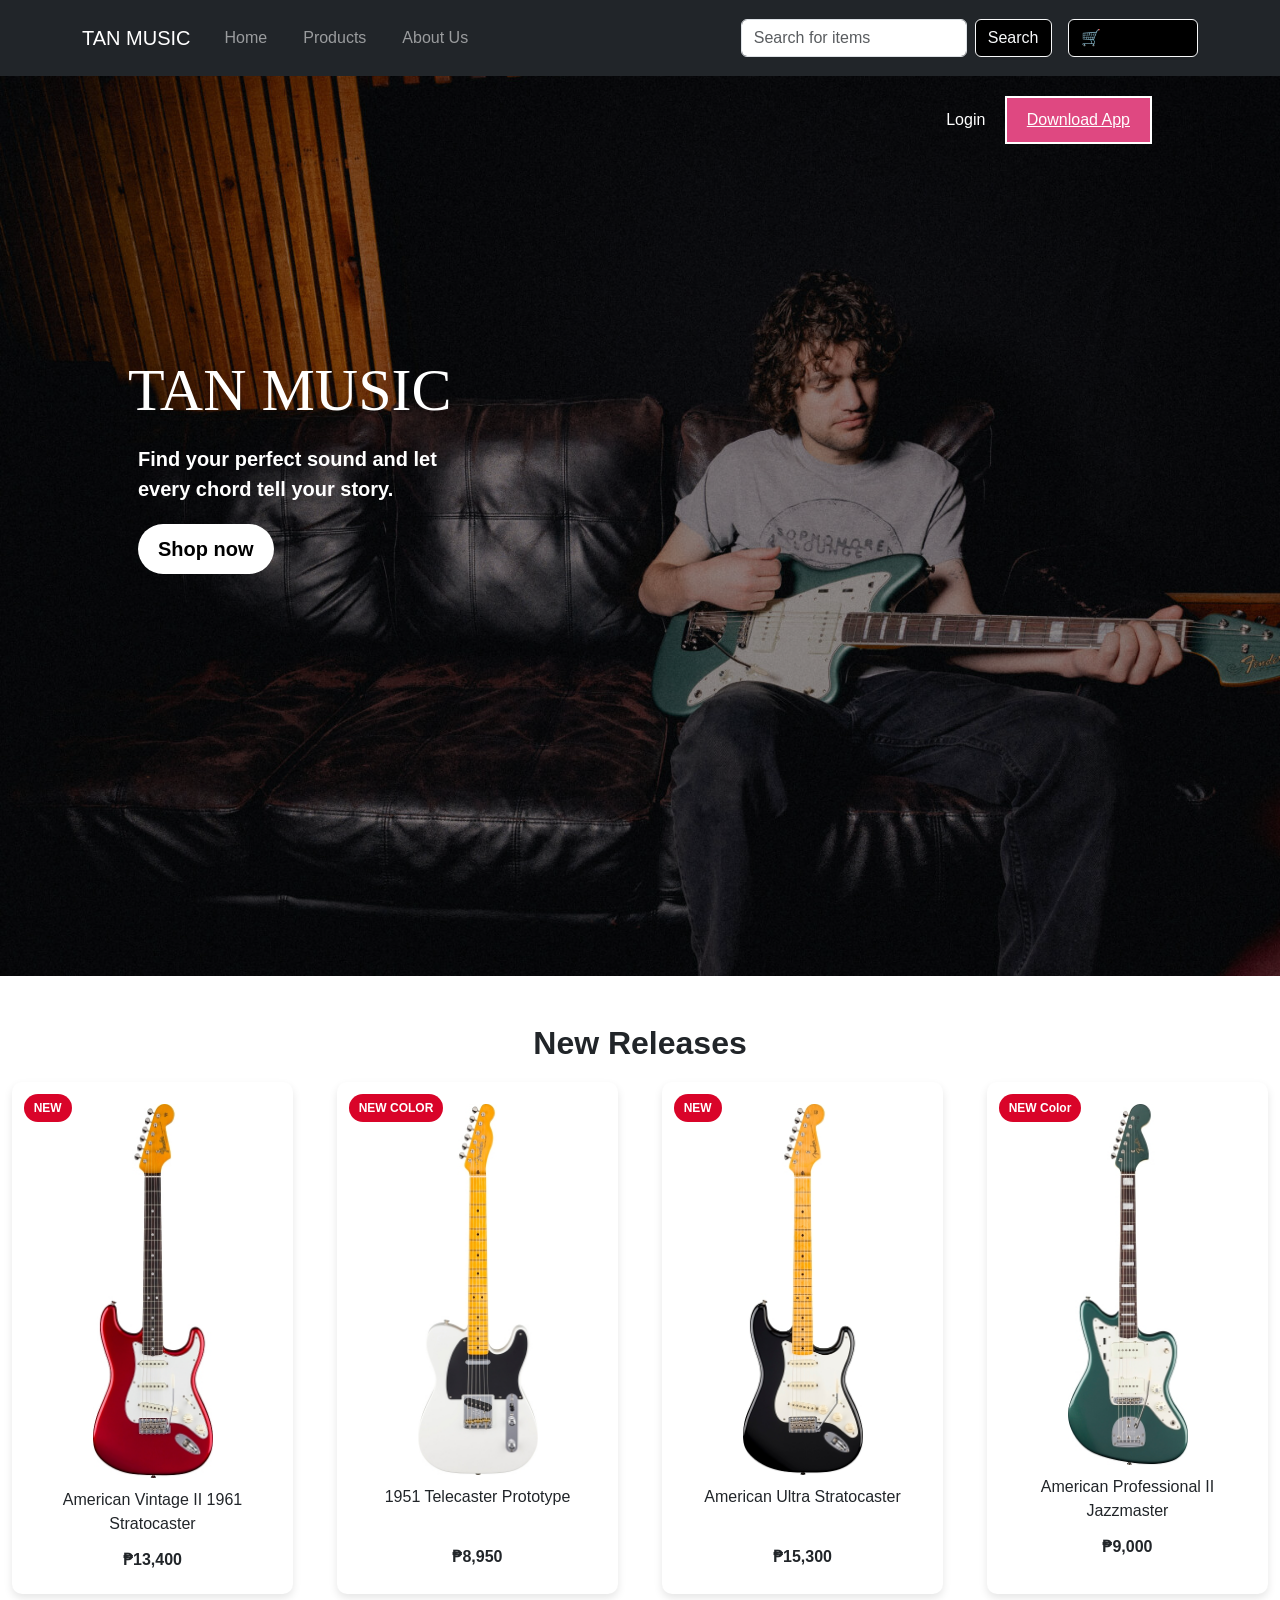
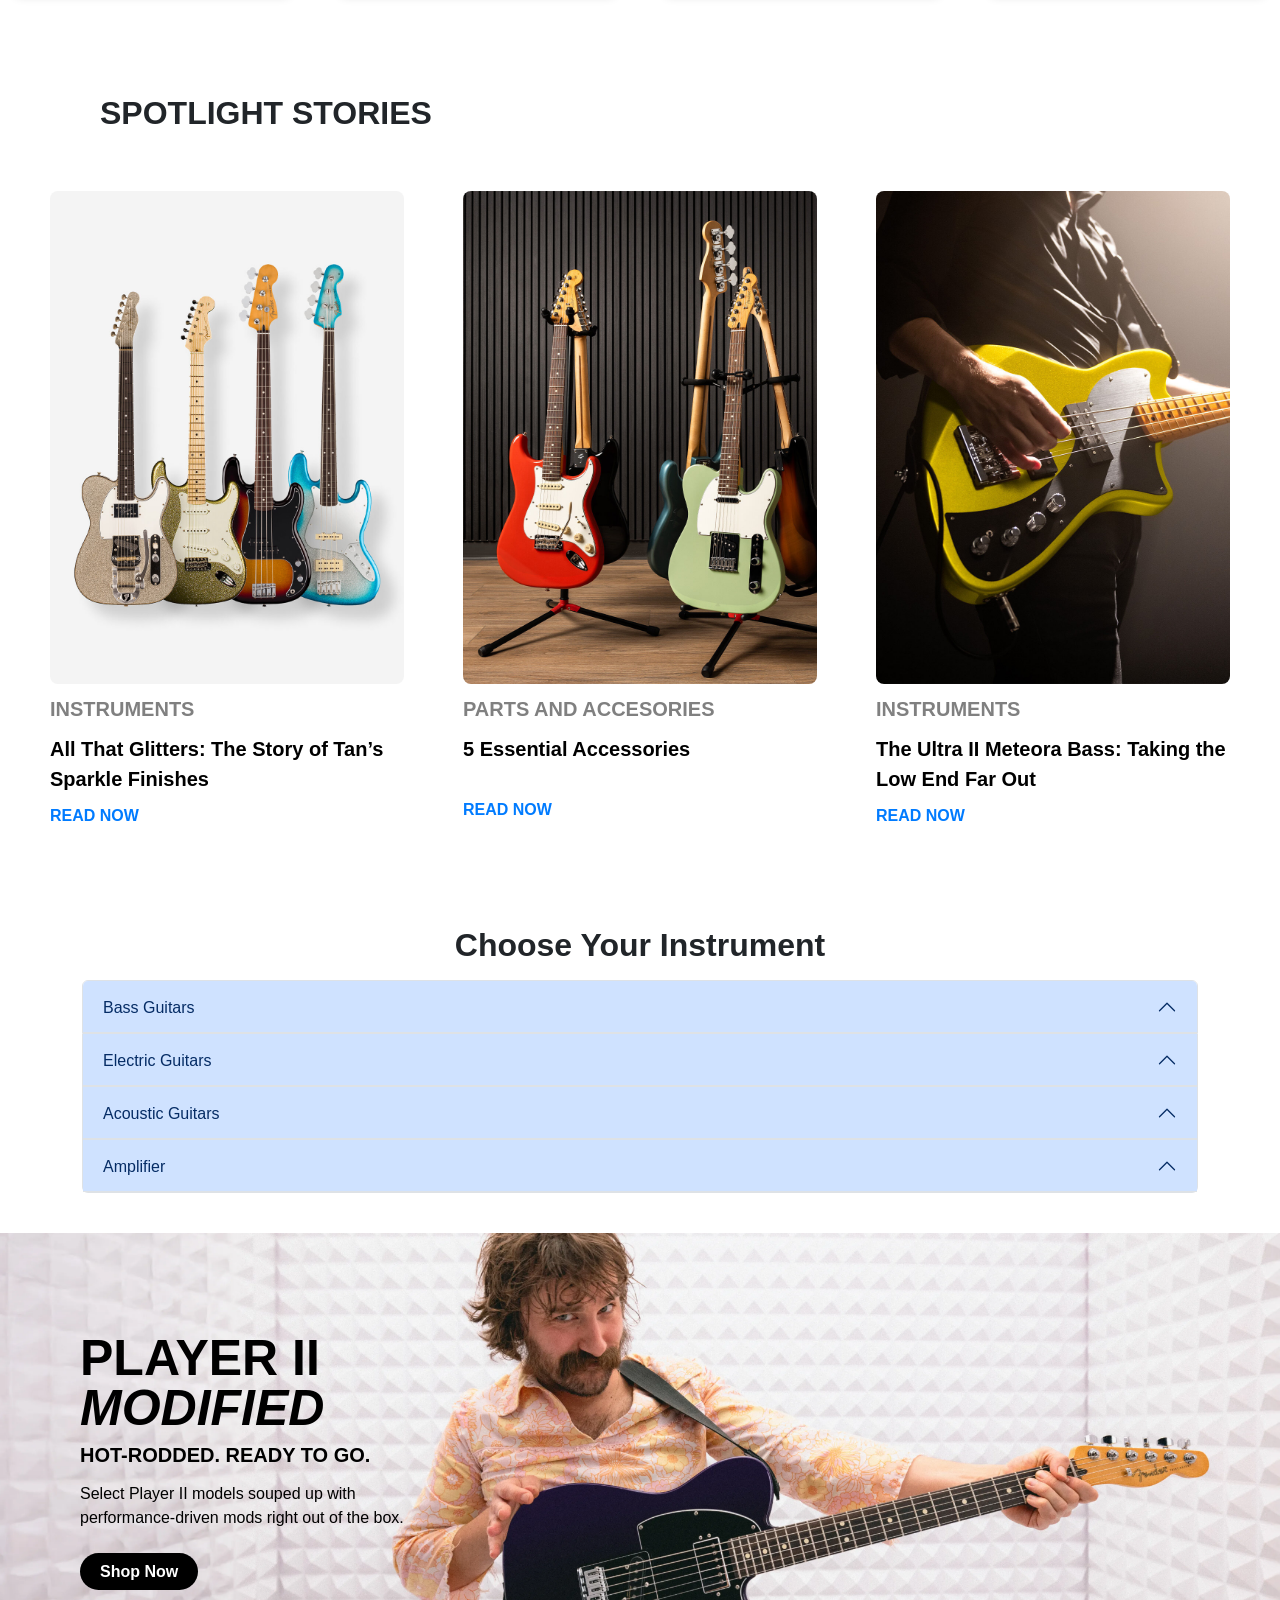
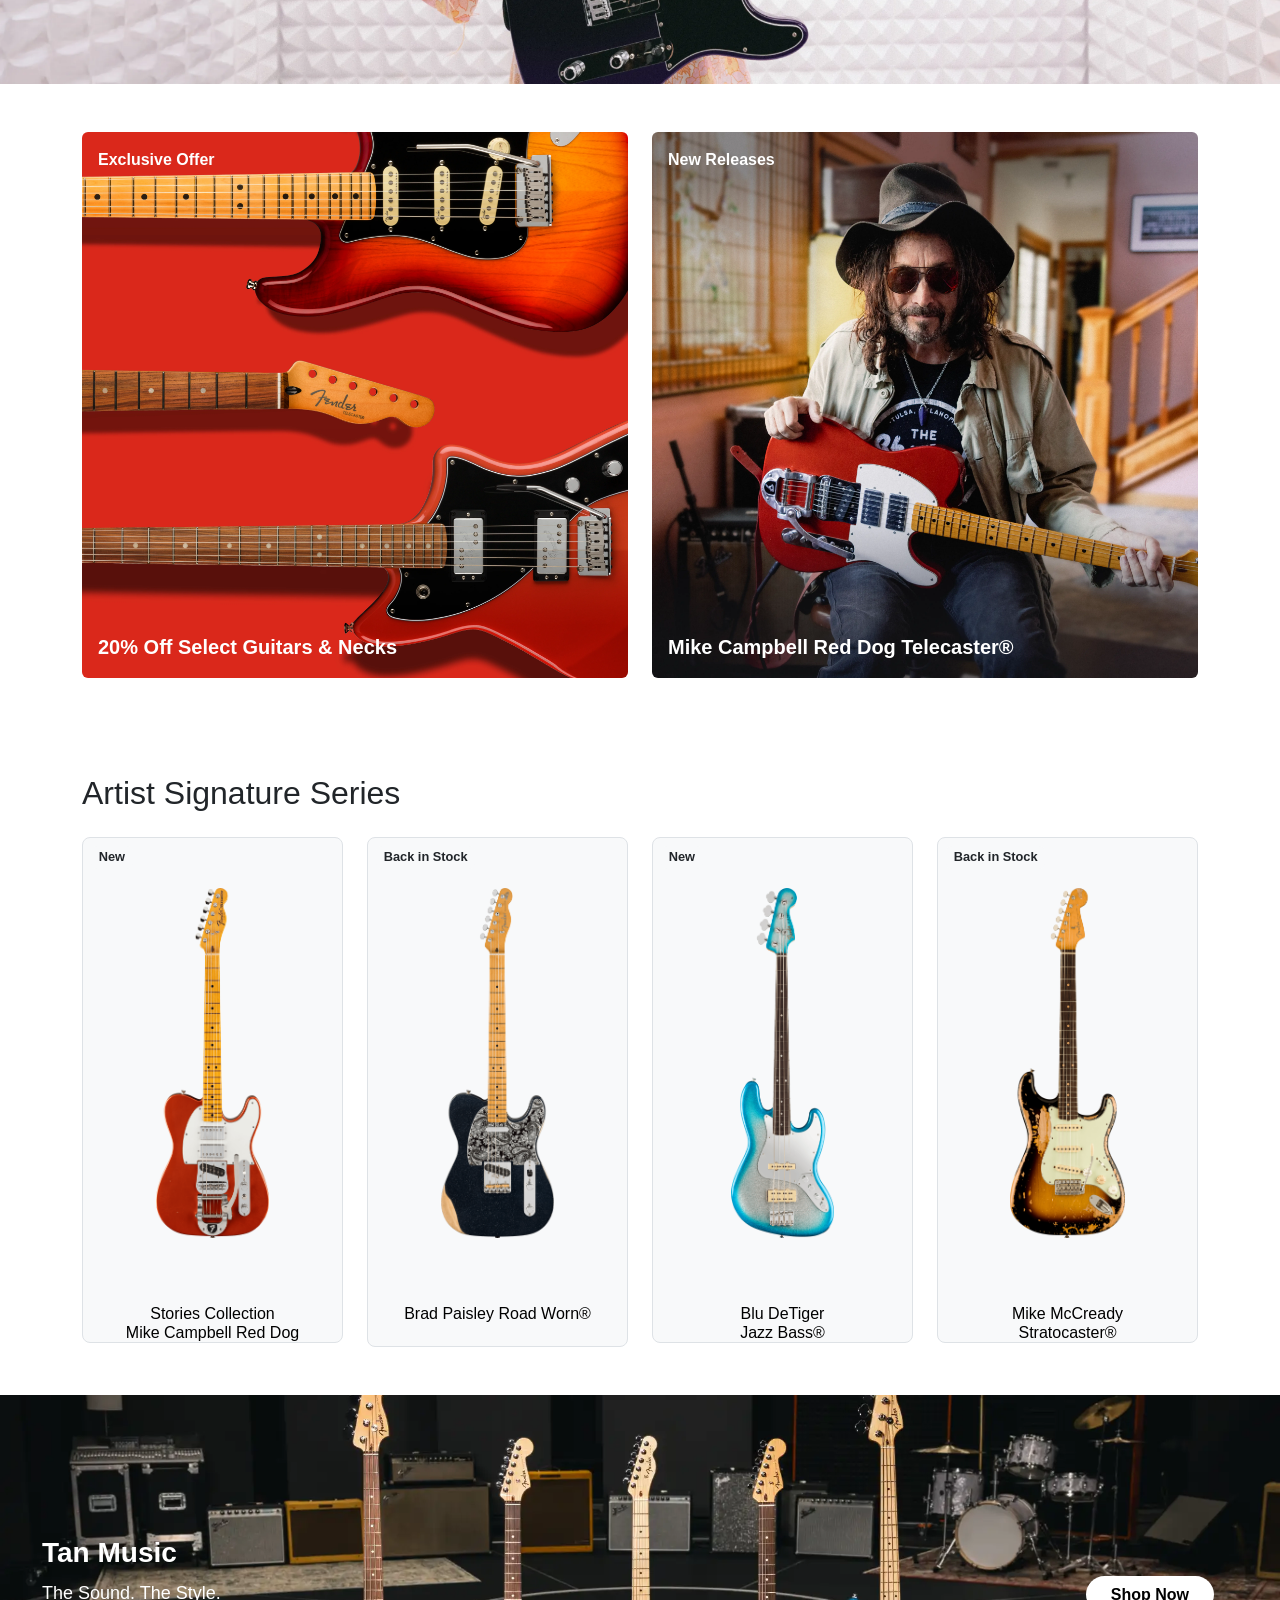
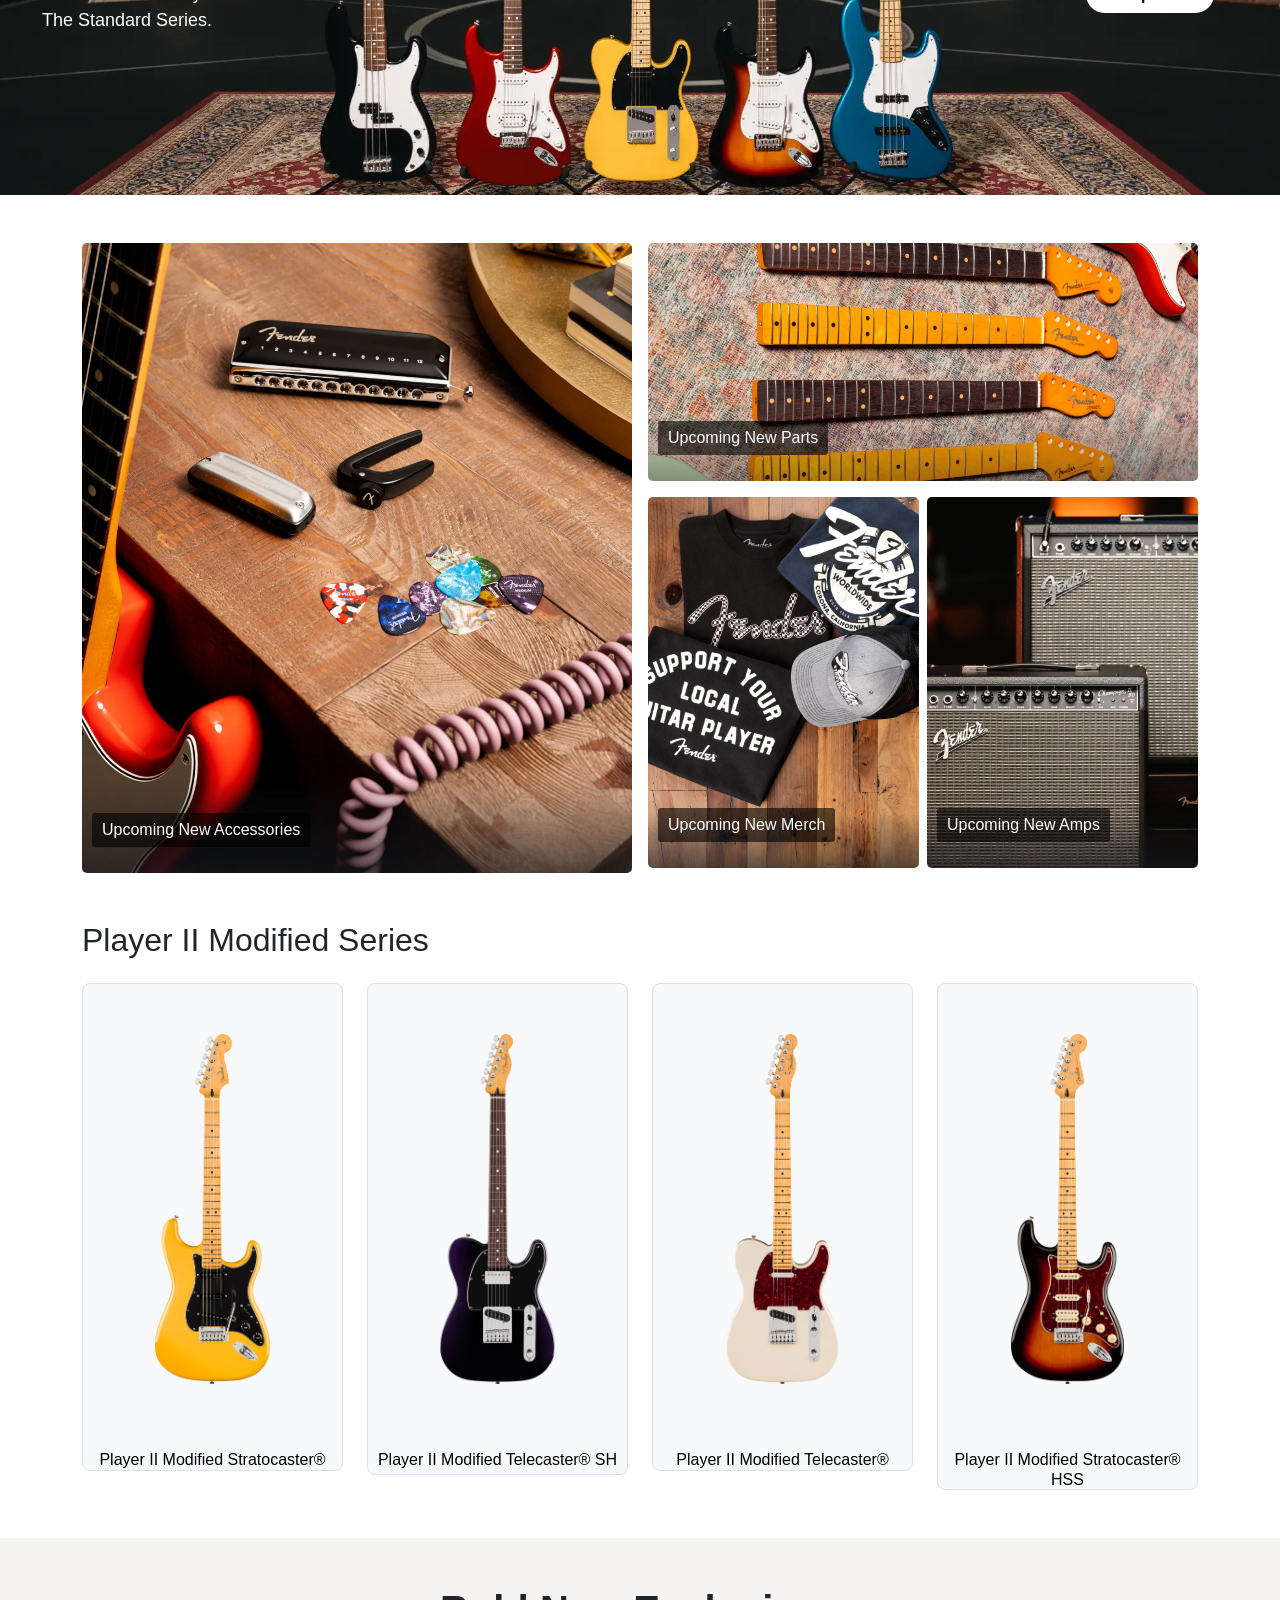
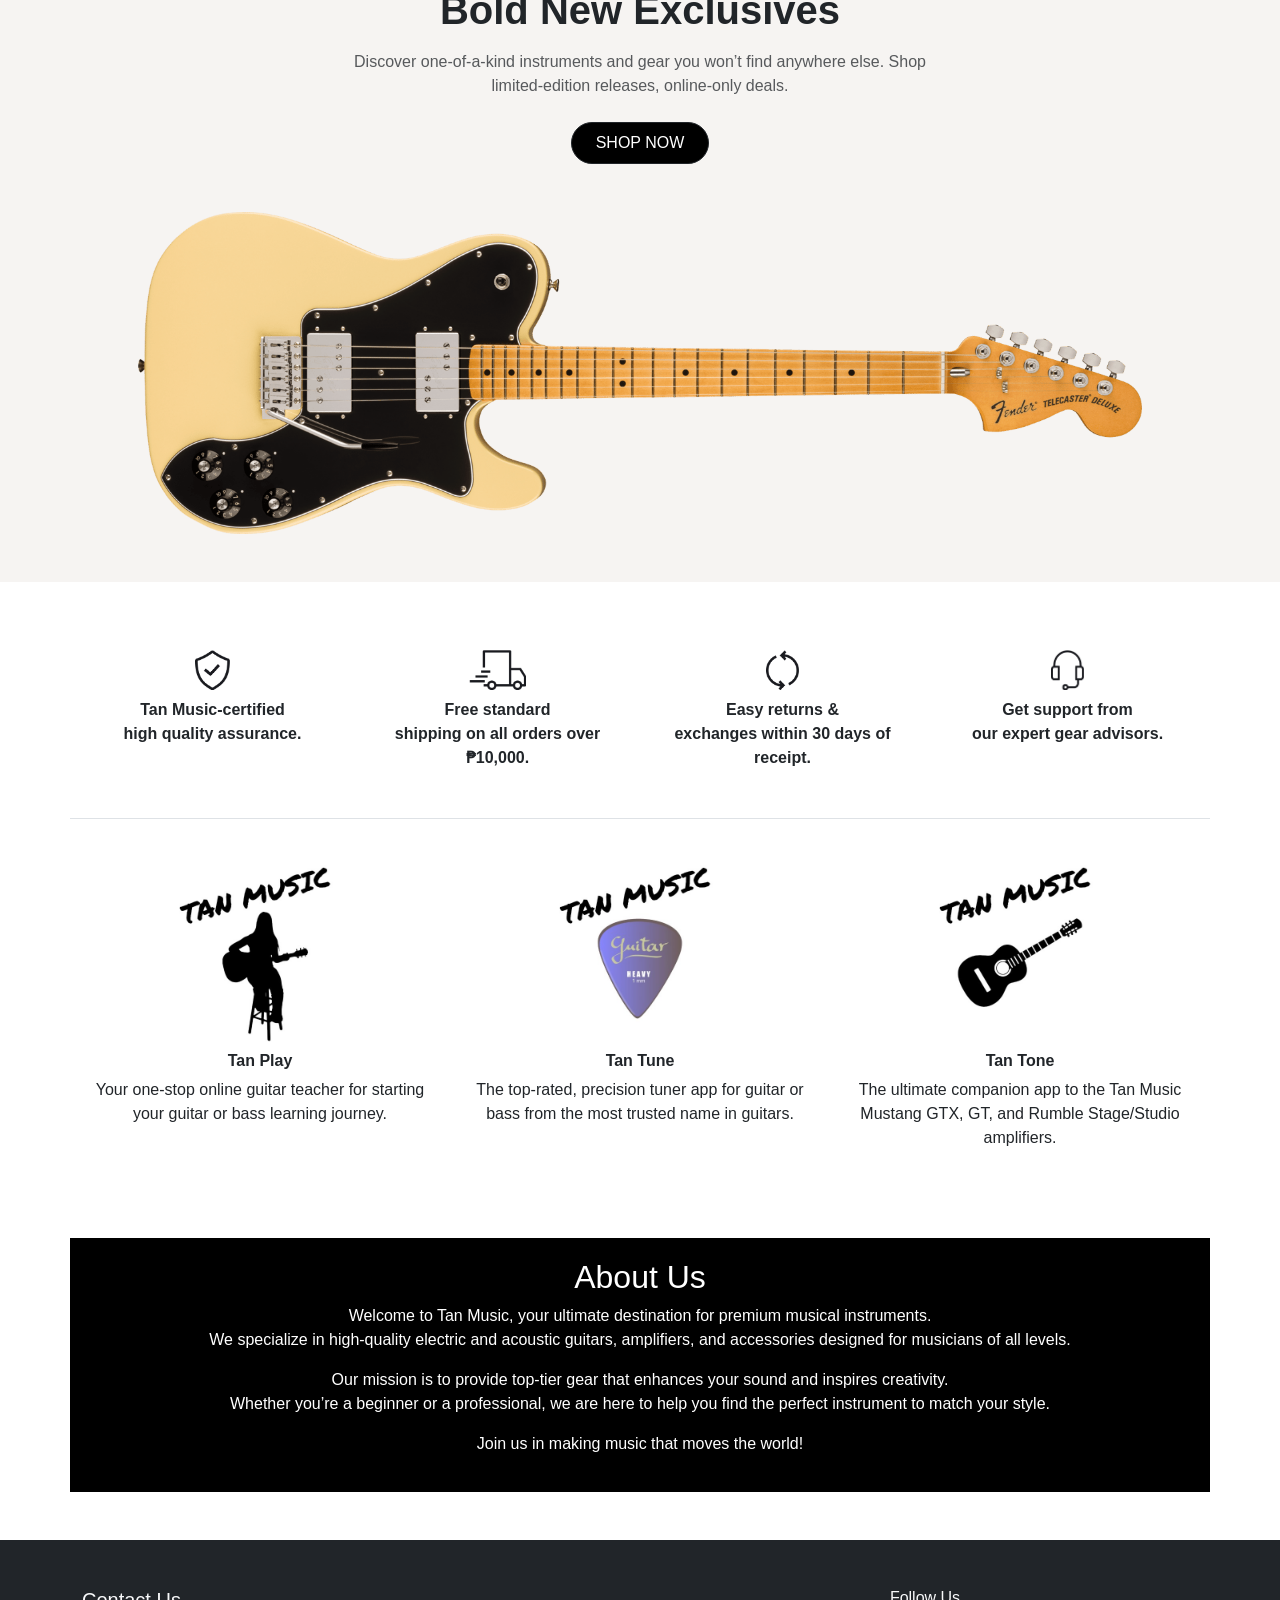
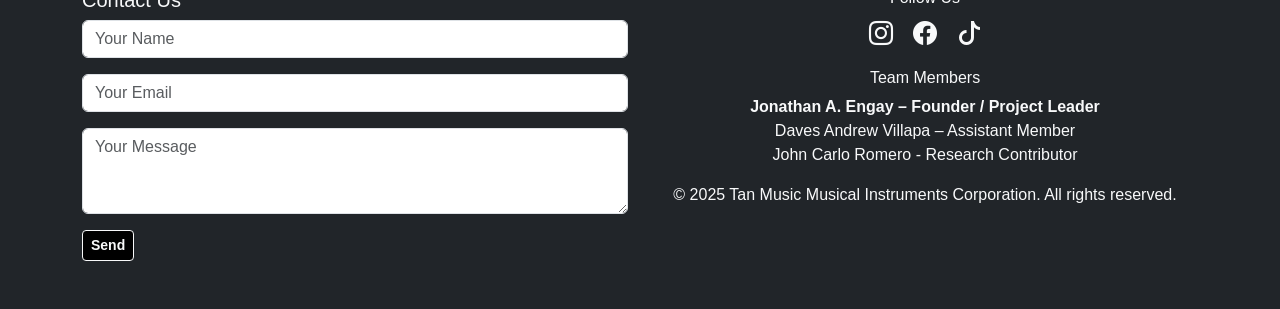
<file: index.html>
<!DOCTYPE html>
<html lang="en">
<head>
  <meta name="viewport" content="width=device-width, initial-scale=1">
  <link rel="stylesheet" href="okay.css">
  <title>Tan Music</title>
  <link rel="stylesheet" href="https://cdnjs.cloudflare.com/ajax/libs/font-awesome/6.4.2/css/all.min.css"> 
  <link rel="stylesheet" href="https://cdn.jsdelivr.net/npm/bootstrap@5.3.0/dist/css/bootstrap.min.css">

<nav class="navbar navbar-expand-lg navbar-dark bg-dark">
    <div class="container">
        <a class="navbar-brand" href="#">TAN MUSIC</a>
        <button class="navbar-toggler" type="button" data-bs-toggle="collapse" data-bs-target="#navbarNav">
            <span class="navbar-toggler-icon"></span>
        </button>
        <div class="collapse navbar-collapse" id="navbarNav">
            <ul class="navbar-nav me-auto">
                <li class="nav-item"><a class="nav-link" href="#home">Home</a></li>
                <li class="nav-item"><a class="nav-link" href="#products">Products</a></li>
                <li class="nav-item"><a class="nav-link" href="#about">About Us</a></li>
            </ul>

            
            <form class="d-flex">
                <input class="form-control me-2" type="search" placeholder="Search for items" aria-label="Search">
                <button class="btn btn-outline-light" type="submit">Search</button>
            </form>

            
            <a href="cart.html" class="btn btn-light ms-3" title="Your cart is empty">🛒 Add to Cart </a>
        </div>
    </div>
</nav>

    </ul>
</di>

</head>
<body>
  <div class="hero" id="home">
    <nav>
      
      <ul>
      
      </ul>
      <div>
        <a href="login.html" class="login-btn">Login</a>
        <a href="https://guitar-tuna.en.softonic.com/" class="special-btn">Download App</a>
      </div>
    </nav>

      <div class="banner">
  <h1><span class="fancy-text">TAN MUSIC</span></h1>
  <p class="description">Find your perfect sound and let<br> every chord tell your story.</p>
  <button class="buy-now" onclick="location.href='#products'" >Shop now</button>
</div>
    </div>
  </div>

<section class="guitar-section"><br><br>
  <h2 class="newg" style="font-weight: bold; background-color: white;">New Releases</h2>
  <div class="guitar-container">
    <div class="guitar-card" onclick="window.location.href='try.html#newguitar';"> 
      <div class="label">NEW</div>
      <img src="new.jpg" alt="Guitar 1">
      <p>American Vintage II 1961 Stratocaster</p>
       <strong class="price">₱13,400</strong>
    </div>
    <div class="guitar-card" onclick="window.location.href='try.html#newguitar2';"> 
       <div class="label">NEW COLOR</div>
      <img src="new2.jpg" alt="Guitar 2">
      <p>1951 Telecaster Prototype</p>
 <strong class="price">₱8,950</strong>
    </div>
    <div class="guitar-card" onclick="window.location.href='try.html#newguitar3';"> 
       <div class="label">NEW</div>
      <img src="new3.jpg" alt="Guitar 3">
      <p>American Ultra Stratocaster</p>
     <strong class="price">₱15,300</strong>
    </div>
    <div class="guitar-card" onclick="window.location.href='try.html#newguitar4';"> 
      <img src="new4.jpg" alt="Guitar 4">
       <div class="label">NEW Color</div>
      <p>American Professional II Jazzmaster</p>
     <strong class="price">₱9,000</strong>
    </div>
  </div>
</section>


  <section class="spotlight-stories">
  <h2 class="spotlight-stories" style="font-weight: bold;">SPOTLIGHT STORIES</h2>
  <div class="stories-container">
    <a href="story.html#spot1" class="story-card">
      <img src="spotlight1.jpg" alt="Story 1">
      <p class="articletext" style="color: gray; font-size: 20px;">INSTRUMENTS</p>
      <p>All That Glitters: The Story of Tan’s Sparkle Finishes</p>
      <span>READ NOW</span>
    </a>
    <a href="story.html#spot2" class="story-card">
      <img src="spotlight2.jpg" alt="Story 2">
            <p class="articletext" style="color: gray; font-size: 20px;">PARTS AND ACCESORIES</p>
      <p>5 Essential Accessories</p><br>
      <span>READ NOW</span>
    </a>
    <a href="story.html#spot3" class="story-card">
      <img src="spotlight3.jpg" alt="Story 3">
            <p class="articletext" style="color: gray; font-size: 20x;">INSTRUMENTS</p>
      <p>The Ultra II Meteora Bass: Taking the Low End Far Out</p>
      <span>READ NOW</span>
    </a>
  </div>
</section>


  <section id="products">
    <h2 class="text-center mt-5" style="background-color: white; font-weight: bold;">Choose Your Instrument</h2>

    <div class="accordion container mt-3" id="instrumentAccordion">
      

       
<div class="accordion-item">
  <h2 class="accordion-header">
    <button class="accordion-button" data-bs-toggle="collapse" data-bs-target="#bassGuitars">
      Bass Guitars
    </button>
  </h2>
  
  <div id="bassGuitars" class="accordion-collapse collapse" data-bs-parent="#instrumentAccordion">
    <div class="accordion-body">
      <div class="container text-center">
        <div class="row">
          <div class="col-md-4 product">
            <img src="bass1.jpg" width="100"><br> <br> American Ultra II Jazz Bass® V <br>
            <strong>₱6,500</strong>
            <a href="try.html#bass1" class="btn btn-sm btn-primary">Buy Now</a>
             <a href="successcart.html" class="btn btn-sm btn-primary">Add to Cart</a>
          </div>
          <div id="bass2" class="col-md-4 product">
            <img src="bass2.jpg" width="100"><br> <br> American Ultra II Meteora® Bass<br>
             <strong>₱8,200</strong>
            <a href="try.html#bass2" class="btn btn-sm btn-primary">Buy Now</a>
             <a href="successcart.html" class="btn btn-sm btn-primary">Add to Cart</a>
          </div>
          <div id="squierSonic" class="col-md-4 product">
            <img src="bass3.jpg" width="95"><br> <br> Limited Edition Squier Sonic® Precision Bass® <br>
             <strong>₱13,000</strong>
             <a href="try.html#bass3" class="btn btn-sm btn-primary">Buy Now</a>
              <a href="successcart.html" class="btn btn-sm btn-primary">Add to Cart</a>
          </div>
        </div>

        <div class="row mt-3">
          <div class="col-md-4 product">
            <img src="bass4.jpg" width="100"><br> <br> American Performer Mustang® Bass <br>
             <strong>₱8,800</strong>
             <a href="try.html#bass4" class="btn btn-sm btn-primary">Buy Now</a>
              <a href="successcart.html" class="btn btn-sm btn-primary">Add to Cart</a>
          </div>
          <div class="col-md-4 product">
            <img src="bass5.jpg" width="90"><br> <br> Limited Edition Vintera® II '60s Bass VI <br>
             <strong>₱15,000</strong>
           <a href="try.html#bass5" class="btn btn-sm btn-primary">Buy Now</a>
              <a href="successcart.html" class="btn btn-sm btn-primary">Add to Cart</a>
          </div>
          <div class="col-md-4 product">
            <img src="bass6.png" width="95"><br> <br> Limited Edition Squier Sonic® Bronco® Bass <br>
             <strong>₱6,700</strong>
           <a href="try.html#bass6" class="btn btn-sm btn-primary">Buy Now</a>
              <a href="successcart.html" class="btn btn-sm btn-primary">Add to Cart</a>
          </div>
        </div>

        <div class="row mt-3">
          <div class="col-md-4 product">
            <img src="bass7.jpg" width="100"><br> <br> Limited Edition Vintera® II '60s Bass V <br>
             <strong>₱10,750</strong>
         <a href="try.html#bass7" class="btn btn-sm btn-primary">Buy Now</a>
              <a href="successcart.html" class="btn btn-sm btn-primary">Add to Cart</a>
          </div>
          <div class="col-md-4 product">
            <img src="bass8.jpg" width="100"><br> <br> American Ultra II Jazz Bass® V <br>
             <strong>₱7,300</strong>
            <a href="try.html#bass8" class="btn btn-sm btn-primary">Buy Now</a>
              <a href="successcart.html" class="btn btn-sm btn-primary">Add to Cart</a>
          </div>
          <div class="col-md-4 product">
            <img src="bass9.jpg" width="100"><br> <br>American Professional II Jazz Bass®<br>
             <strong>₱16,600</strong>
            <a href="try.html#bass9" class="btn btn-sm btn-primary">Buy Now</a>
              <a href="successcart.html" class="btn btn-sm btn-primary">Add to Cart</a>
             </div>
              <div class="col-md-4 product">
            <img src="bass10.jpg" width="100"><br> <br> MonoNeon Jazz Bass® V <br>
             <strong>₱8,900</strong>
              <a href="try.html#bass10" class="btn btn-sm btn-primary">Buy Now</a>
              <a href="successcart.html" class="btn btn-sm btn-primary">Add to Cart</a>
         </div>
            <div class="col-md-4 product">
            <img src="bass11.jpg" width="105"><br> <br>JMJ Road Worn® Mustang® Bass <br>
             <strong>₱11,000</strong>
             <a href="try.html#bass11" class="btn btn-sm btn-primary">Buy Now</a>
              <a href="successcart.html" class="btn btn-sm btn-primary">Add to Cart</a>
         </div>
            <div class="col-md-4 product">
            <img src="bass12.jpg" width="100"><br> <br> Mike Dirnt Road Worn® Precision Bass® <br>
             <strong>₱13,570</strong>
             <a href="try.html#bass12" class="btn btn-sm btn-primary">Buy Now</a>
              <a href="successcart.html" class="btn btn-sm btn-primary">Add to Cart</a>
         </div>
        </div>
      </div>
    </div>
  </div>
</div>


<div class="accordion-item">
  <h2 class="accordion-header">
    <button class="accordion-button" data-bs-toggle="collapse" data-bs-target="#electricGuitars">
      Electric Guitars
    </button>
  </h2>
  
  <div id="electricGuitars" class="accordion-collapse collapse" data-bs-parent="#instrumentAccordion">
    <div class="accordion-body">
      <div class="container text-center">
        <div class="row">
          <div class="col-md-4 product">
            <img src="electric1.jpg" width="100"><br> <br>Vintera® II '70s Stratocaster® <br>
              <strong>₱7,000</strong>
             <a href="try.html#electric1" class="btn btn-sm btn-primary">Buy Now</a>
              <a href="successcart.html" class="btn btn-sm btn-primary">Add to Cart</a>
          </div>
          <div class="col-md-4 product">
            <img src="electric2.jpg" width="100"><br><br> Mike McCready Stratocaster® <br>
              <strong>₱11,00</strong>
            <a href="try.html#electric2" class="btn btn-sm btn-primary">Buy Now</a>
              <a href="successcart.html" class="btn btn-sm btn-primary">Add to Cart</a>
          </div>
          <div class="col-md-4 product">
            <img src="electric3.jpg" width="100"><br><br>American Vintage II Series
Limited Editions<br>
              <strong>₱8,00</strong>
           <a href="try.html#electric3" class="btn btn-sm btn-primary">Buy Now</a>
              <a href="successcart.html" class="btn btn-sm btn-primary">Add to Cart</a>
          </div>
        </div>

        <div class="row mt-3">
          <div class="col-md-4 product">
            <img src="electric4.jpg" width="100"><br><br> Limited Edition Vintera® II <br>
              <strong>₱9,950</strong>
             <a href="try.html#electric4" class="btn btn-sm btn-primary">Buy Now</a>
              <a href="successcart.html" class="btn btn-sm btn-primary">Add to Cart</a>
          </div>
          <div class="col-md-4 product">
            <img src="electric5.jpg" width="100"><br> <br>Vintera® II '70s Competition Mustang® <br>
              <strong>₱13,480</strong>
             <a href="try.html#electric5" class="btn btn-sm btn-primary">Buy Now</a>
              <a href="successcart.html" class="btn btn-sm btn-primary">Add to Cart</a>
          </div>
          <div class="col-md-4 product">
            <img src="electric6.jpg" width="100"><br><br> Johnny Marr Jaguar® <br>
              <strong>₱17,460</strong>
             <a href="try.html#electric6" class="btn btn-sm btn-primary">Buy Now</a>
              <a href="successcart.html" class="btn btn-sm btn-primary">Add to Cart</a>
          </div>
        </div>

        <div class="row mt-3">
          <div class="col-md-4 product">
            <img src="electric7.jpg" width="100"><br><br>Squier
Limited Edition Squier Sonic®  <br>
              <strong>₱6,900</strong>
          <a href="try.html#electric7" class="btn btn-sm btn-primary">Buy Now</a>
              <a href="successcart.html" class="btn btn-sm btn-primary">Add to Cart</a>
          </div>
          <div class="col-md-4 product">
            <img src="electric8.jpg" width="100"><br><br>Limited Edition Player II Stratocaster® <br>
              <strong>₱13,000</strong>
           <a href="try.html#electric8" class="btn btn-sm btn-primary">Buy Now</a>
              <a href="successcart.html" class="btn btn-sm btn-primary">Add to Cart</a>
          </div>
          <div class="col-md-4 product">
            <img src="electric9.jpg" width="100"><br><br> Classic Vibe '70s Stratocaster® Thinline<br>
              <strong>₱15,600</strong>
             <a href="try.html#electric9" class="btn btn-sm btn-primary">Buy Now</a>
              <a href="successcart.html" class="btn btn-sm btn-primary">Add to Cart</a>
          </div>
           <div class="col-md-4 product">
            <img src="electric10.jpg" width="100"><br><br>Limited Edition Paranormal Offset<br>
              <strong>₱12,400</strong>
           <a href="try.html#electric10" class="btn btn-sm btn-primary">Buy Now</a>
              <a href="successcart.html" class="btn btn-sm btn-primary">Add to Cart</a>
          </div>
           <div class="col-md-4 product">
            <img src="electric11.jpg" width="100"><br><br> Lincoln Brewster Stratocaster® <br>
              <strong>₱25,000</strong>
          <a href="try.html#electric11" class="btn btn-sm btn-primary">Buy Now</a>
              <a href="successcart.html" class="btn btn-sm btn-primary">Add to Cart</a>
          </div>
           <div class="col-md-4 product">
            <img src="electric12.jpg" width="100"><br><br>Eric Johnson Stratocaster® <br>
              <strong>₱18,000</strong>
            <a href="try.html#electric12" class="btn btn-sm btn-primary">Buy Now</a>
              <a href="successcart.html" class="btn btn-sm btn-primary">Add to Cart</a>
          </div>
        </div>
      </div>
    </div>
  </div>
</div>
      
<div class="accordion-item">
  <h2 class="accordion-header">
    <button class="accordion-button" data-bs-toggle="collapse" data-bs-target="#acousticGuitars">
      Acoustic Guitars
    </button>
  </h2>
  
  <div id="acousticGuitars" class="accordion-collapse collapse" data-bs-parent="#instrumentAccordion">
    <div class="accordion-body">
      <div class="container text-center">
        <div class="row">
          <div class="col-md-4 product">
            <img src="acoustic1.jpg" width="100"><br><br>California Vintage Palomino <br>
              <strong>₱3,800</strong>
            <a href="try.html#acoustic1" class="btn btn-sm btn-primary">Buy Now</a>
              <a href="successcart.html" class="btn btn-sm btn-primary">Add to Cart</a>
          </div>
          <div class="col-md-4 product">
            <img src="acoustic2.jpg" width="100"><br><br> Redondo Player <br>
              <strong>₱2,050</strong>
             <a href="try.html#acoustic2" class="btn btn-sm btn-primary">Buy Now</a>
              <a href="successcart.html" class="btn btn-sm btn-primary">Add to Cart</a>
          </div>
          <div class="col-md-4 product">
            <img src="acoustic3.jpg" width="100"><br> <br>Joe Strummer Campfire Acoustic <br>
              <strong>₱4,000</strong>
           <a href="try.html#acoustic3" class="btn btn-sm btn-primary">Buy Now</a>
              <a href="successcart.html" class="btn btn-sm btn-primary">Add to Cart</a>
          </div>
        </div>

        <div class="row mt-3">
          <div class="col-md-4 product">
            <img src="acoustic4.jpg" width="100"><br> <br>Redondo Special <br>
              <strong>₱5,000</strong>
         <a href="try.html#acoustic4" class="btn btn-sm btn-primary">Buy Now</a>
              <a href="successcart.html" class="btn btn-sm btn-primary">Add to Cart</a>
          </div>
          <div class="col-md-4 product">
            <img src="acoustic5.jpg" width="100"><br> <Br>Tim Armstrong Hellcat <br>
              <strong>₱4,500</strong>
            <a href="try.html#acoustic5" class="btn btn-sm btn-primary">Buy Now</a>
              <a href="successcart.html" class="btn btn-sm btn-primary">Add to Cart</a>
          </div>
          <div class="col-md-4 product">
            <img src="acoustic6.jpg" width="95"><br><br> Newporter Special <br>
              <strong>₱3,300</strong>
           <a href="try.html#acoustic6" class="btn btn-sm btn-primary">Buy Now</a>
              <a href="successcart.html" class="btn btn-sm btn-primary">Add to Cart</a>
          </div>
        </div>

        <div class="row mt-3">
          <div class="col-md-4 product">
            <img src="acoustic7.jpg" width="100"><br><br> Highway Series™ Parlor <br>
              <strong>₱3,500</strong>
            <a href="try.html#acoustic7" class="btn btn-sm btn-primary">Buy Now</a>
              <a href="successcart.html" class="btn btn-sm btn-primary">Add to Cart</a>
          </div>
          <div class="col-md-4 product">
            <img src="acoustic8.jpg" width="100"><br><Br> CD-60SCE Dreadnought<br>
              <strong>₱5,500</strong>
          <a href="try.html#acoustic8" class="btn btn-sm btn-primary">Buy Now</a>
              <a href="successcart.html" class="btn btn-sm btn-primary">Add to Cart</a>
          </div>
          <div class="col-md-4 product">
            <img src="acoustic9.jpg" width="100"><br><br>CC-60S Concert <br>
              <strong>₱2,400</strong>
            <a href="try.html#acoustic9" class="btn btn-sm btn-primary">Buy Now</a>
              <a href="successcart.html" class="btn btn-sm btn-primary">Add to Cart</a>
             </div>
              <div class="col-md-4 product">
            <img src="acoustic10.jpg" width="100"><br> <br>FA-235E Concert <br>
                <strong>₱3,400</strong>
             <a href="try.html#acoustic10" class="btn btn-sm btn-primary">Buy Now</a>
              <a href="successcart.html" class="btn btn-sm btn-primary">Add to Cart</a>
         </div>
            <div class="col-md-4 product">
            <img src="acoustic11.jpg" width="115"><br><br>Limited Edition California Vintage  <br>
                <strong>₱6,000</strong>
            <a href="try.html#acoustic11" class="btn btn-sm btn-primary">Buy Now</a>
              <a href="successcart.html" class="btn btn-sm btn-primary">Add to Cart</a>
         </div>
            <div class="col-md-4 product">
            <img src="acoustic12.jpg" width="100"><br><br> CN-60S<br>
                <strong>₱5,000</strong>
            <a href="try.html#acoustic12" class="btn btn-sm btn-primary">Buy Now</a>
              <a href="successcart.html" class="btn btn-sm btn-primary">Add to Cart</a>
         </div>
        </div>
      </div>
    </div>
  </div>
</div>
      
           
<div class="accordion-item">
  <h2 class="accordion-header">
    <button class="accordion-button" data-bs-toggle="collapse" data-bs-target="#amplifier">
      Amplifier
    </button>
  </h2>
  
  <div id="amplifier" class="accordion-collapse collapse" data-bs-parent="#instrumentAccordion">
    <div class="accordion-body">
      <div class="container text-center">
        <div class="row">
          <div class="col-md-4 product">
            <img src="amplifier1.jpg" width="150"><br><br>Mustang® LT50 <br>
                <strong>₱2,600</strong>
       <a href="try.html#amplifier1" class="btn btn-sm btn-primary">Buy Now</a>
              <a href="successcart.html" class="btn btn-sm btn-primary">Add to Cart</a>
          </div>
          <div class="col-md-4 product">
            <img src="amplifier2.jpg" width="150"><br><Br> Mustang® LT40S <br>
                <strong>₱3,300</strong>
              <a href="try.html#amplifier2" class="btn btn-sm btn-primary">Buy Now</a>
              <a href="successcart.html" class="btn btn-sm btn-primary">Add to Cart</a>
          </div>
          <div class="col-md-4 product">
            <img src="amplifier3.jpg" width="150"><br><br> Mustang® LT25<br>
                <strong>₱4,000</strong>
             <a href="try.html#amplifier3" class="btn btn-sm btn-primary">Buy Now</a>
              <a href="successcart.html" class="btn btn-sm btn-primary">Add to Cart</a>
          </div>
        </div>

        <div class="row mt-3">
          <div class="col-md-4 product">
            <img src="amplifier4.jpg" width="150"><br><br> Mustang® GTX100 <br>
                <strong>₱6,000</strong>
            <a href="try.html#amplifier4" class="btn btn-sm btn-primary">Buy Now</a>
              <a href="successcart.html" class="btn btn-sm btn-primary">Add to Cart</a>
          </div>
          <div class="col-md-4 product">
            <img src="amplifier5.jpg" width="150"><br><br> 68 Custom Vibro Champ® Reverb <br>
                <strong>₱4,600</strong>
           <a href="try.html#amplifier5" class="btn btn-sm btn-primary">Buy Now</a>
              <a href="successcart.html" class="btn btn-sm btn-primary">Add to Cart</a>
          </div>
          <div class="col-md-4 product">
            <img src="amplifier6.jpg" width="150"><br><br> 68 Custom Deluxe Reverb® <br>
                <strong>₱5,000</strong>
             <a href="try.html#amplifier6" class="btn btn-sm btn-primary">Buy Now</a>
              <a href="successcart.html" class="btn btn-sm btn-primary">Add to Cart</a>
          </div>
        </div>

        <div class="row mt-3">
          <div class="col-md-4 product">
            <img src="amplifier7.jpg" width="150"><br><br> Acoustasonic™ 15 <br>
                <strong>₱5,500</strong>
           <a href="try.html#amplifier7" class="btn btn-sm btn-primary">Buy Now</a>
              <a href="successcart.html" class="btn btn-sm btn-primary">Add to Cart</a>
          </div>
          <div class="col-md-4 product">
            <img src="amplifier8.jpg" width="150"><br><br> Tone Master® '59 Bassman® <br>
                <strong>₱3,500</strong>
            <a href="try.html#amplifier8" class="btn btn-sm btn-primary">Buy Now</a>
              <a href="successcart.html" class="btn btn-sm btn-primary">Add to Cart</a>
          </div>
          <div class="col-md-4 product">
            <img src="amplifier9.jpg" width="140"><br><br>Jack White Pano Verb™<br>
                <strong>₱7,000</strong>
             <a href="try.html#amplifier9" class="btn btn-sm btn-primary">Buy Now</a>
              <a href="successcart.html" class="btn btn-sm btn-primary">Add to Cart</a>
             </div>
              <div class="col-md-4 product">
            <img src="amplifier10.jpg" width="150"><br> <br>Super-Sonic™ 22 Combo<br>
                <strong>₱4,900</strong>
         <a href="try.html#amplifier10" class="btn btn-sm btn-primary">Buy Now</a>
              <a href="successcart.html" class="btn btn-sm btn-primary">Add to Cart</a>
         </div>
            <div class="col-md-4 product">
            <img src="amplifier11.jpg" width="140"><br><br>Pro Junior™ IV <br>
                <strong>₱8,200</strong>
            <a href="try.html#amplifier11" class="btn btn-sm btn-primary">Buy Now</a>
              <a href="successcart.html" class="btn btn-sm btn-primary">Add to Cart</a>
         </div>
            <div class="col-md-4 product">
            <img src="amplifier12.jpg" width="150"><br><br> Frontman® 10G <br>
                <strong>₱6,300</strong>
              <a href="try.html#amplifier12 " class="btn btn-sm btn-primary">Buy Now</a>
              <a href="successcart.html" class="btn btn-sm btn-primary">Add to Cart</a>
         </div>
        </div>
      </div>
    </div>
  </div>
</div>

    </div>

    <section class="player-section">
  <div class="player-content">
    <h1>PLAYER II <br><span class="modified">MODIFIED</span></h1>
    <h2>HOT-RODDED. READY TO GO.</h2>
    <p>Select Player II models souped up with<br> performance-driven mods right out of the box.</p>
    <a href="#playerguitar" class="shop-btn">Shop Now</a>
  </div>
</section>
  
  <section class="py-5">
  <div class="container">
    <div class="row g-4">
      <!-- Left side -->
      <div class="col-md-6">
        <div class="position-relative">
          <img src="exclusive.webp" alt="Exclusive Offer" class="img-fluid rounded">
          <div class="position-absolute top-0 start-0 m-3 text-white fw-bold">Exclusive Offer</div>
          <div class="position-absolute bottom-0 start-0 m-3 text-white fw-bold fs-5">
            20% Off Select Guitars &amp; Necks
          </div>
        </div>
      </div>

      
      <div class="col-md-6">
        <div class="position-relative">
          <img src="mike.webp" alt="New Releases" class="img-fluid rounded">
          <div class="position-absolute top-0 start-0 m-3 text-white fw-bold">New Releases</div>
          <div class="position-absolute bottom-0 start-0 m-3 text-white fw-bold fs-5">
            Mike Campbell Red Dog Telecaster&reg;
          </div>
        </div>
      </div>
    </div>
  </div>
</section>


<section class="artist-signature py-5">
  <div class="container">
    <h2 class="mb-4">Artist Signature Series</h2>
    <div class="row g-4">
      
      
      <div class="col-6 col-md-3">
        <a href="try.html#signature1" class="signature-card d-block text-decoration-none">
          <div class="position-relative overflow-hidden">
            <span class="badge bg-light text-dark position-absolute top-0 start-0 m-2">New</span>
            <img src="signature1.png"
                 class="img-fluid signature-img"
                 alt="Mike Campbell Red Dog Telecaster®">
          </div>
          <div class="text-center pt-3">
          
            <h6 class="mb-0">Stories Collection<br>Mike Campbell Red Dog</h6>
          </div>
        </a>
      </div>

      
      <div class="col-6 col-md-3">
        <a href="try.html#signature2" class="signature-card d-block text-decoration-none">
          <div class="position-relative overflow-hidden">
            <span class="badge bg-light text-dark position-absolute top-0 start-0 m-2">Back in Stock</span>
            <img src="signature2.png"
                 class="img-fluid signature-img"
                 alt="Brad Paisley Road Worn® Telecaster®">
          </div>
          <div class="text-center pt-3">
            <h6 class="mb-1">Brad Paisley Road Worn®<br><br></h6>
          </div>
        </a>
      </div>

      
      <div class="col-6 col-md-3">
        <a href="try.html#signature3" class="signature-card d-block text-decoration-none">
          <div class="position-relative overflow-hidden">
            <span class="badge bg-light text-dark position-absolute top-0 start-0 m-2">New</span>
            <img src="signature3.png"
                 class="img-fluid signature-img"
                 alt="Blu DeTiger Jazz Bass®">
          </div>
          <div class="text-center pt-3">
            <h6 class="mb-0">Blu DeTiger<br>Jazz Bass®</h6>
          </div>
        </a>
      </div>


      <div class="col-6 col-md-3">
        <a href="try.html#signature4" class="signature-card d-block text-decoration-none">
          <div class="position-relative overflow-hidden">
            <span class="badge bg-light text-dark position-absolute top-0 start-0 m-2">Back in Stock</span>
            <img src="signature4.png"
                 class="img-fluid signature-img"
                 alt="Mike McCready Stratocaster®">
          </div>
          <div class="text-center pt-3">
            <h6 class="mb-0">Mike McCready<br>Stratocaster®</h6>
          </div>
        </a>
      </div>

    </div>
  </div>
</section>

<section class="tanmusic-guitar-banner d-flex align-items-center">
  <div class="container-fluid">
    <div class="row align-items-center w-100">
      <div class="col-md-6">
        <h1 class="tanmusic-brand-text">Tan Music</h1>
        <p class="tanmusic-subtitle-text">The Sound. The Style.<br>The Standard Series.</p>
      </div>
      <div class="col-md-6 text-end">
        <a href="#products" class="tanmusic-shop-btn">Shop Now</a>
      </div>
    </div>
  </div>
</section>

<div class="container mt-5">
  <div class="row g-3">
   
    <div class="col-md-6">
      <div class="position-relative left-box">
        <img src="accesories.webp" class="zoom-img">
        <p class="img-label">Upcoming New Accessories</p>
      </div>
    </div>

 
    <div class="col-md-6 d-flex flex-column right-section">
      
      <!-- Top: Parts -->
      <div class="position-relative mb-3 top-box">
        <img src="parts.webp" class="zoom-img">
        <p class="img-label">Upcoming New Parts</p>
      </div>

     
      <div class="d-flex bottom-box">
       
        <div class="position-relative me-2 box-half">
          <img src="merch.webp" class="zoom-img">
          <p class="img-label">Upcoming New Merch</p>
        </div>

        <div class="position-relative box-half">
          <img src="amps.webp" class="zoom-img">
          <p class="img-label">Upcoming New Amps</p>
        </div>
      </div>

    </div>
  </div>
</div>


<section class="artist-signature py-5" id="playerguitar">
  <div class="container">
    <h2 class="mb-4">Player II Modified Series</h2>
    <div class="row g-4">
      
   
      <div class="col-6 col-md-3">
        <a href="try.html#Player1" class="signature-card d-block text-decoration-none">
          <div class="position-relative overflow-hidden">
            <span class="badge bg-light text-dark position-absolute top-0 start-0 m-2"></span>
            <img src="player1.png"
                 class="img-fluid signature-img"
                 alt="Player II Modified Stratocaster®">
          </div>
          <div class="text-center pt-3">
          
            <h6 class="mb-0">Player II Modified Stratocaster®</h6>
          </div>
        </a>
      </div>

     
      <div class="col-6 col-md-3">
        <a href="try.html#Player2" class="signature-card d-block text-decoration-none">
          <div class="position-relative overflow-hidden">
            <span class="badge bg-light text-dark position-absolute top-0 start-0 m-2"></span>
            <img src="player2.png"
                 class="img-fluid signature-img"
                 alt="Player II Modified Telecaster® SH">
          </div>
          <div class="text-center pt-3">
            <h6 class="mb-1">Player II Modified Telecaster® SH<br></h6>
          </div>
        </a>
      </div>

      
      <div class="col-6 col-md-3">
        <a href="try.html#Player3" class="signature-card d-block text-decoration-none">
          <div class="position-relative overflow-hidden">
            <span class="badge bg-light text-dark position-absolute top-0 start-0 m-2"></span>
            <img src="player3.png"
                 class="img-fluid signature-img"
                 alt="Player II Modified Telecaster®">
          </div>
          <div class="text-center pt-3">
            <h6 class="mb-0">Player II Modified Telecaster®</h6>
          </div>
        </a>
      </div>

      
      <div class="col-6 col-md-3">
        <a href="try.html#Player4" class="signature-card d-block text-decoration-none">
          <div class="position-relative overflow-hidden">
            <span class="badge bg-light text-dark position-absolute top-0 start-0 m-2"></span>
            <img src="player4.png"
                 class="img-fluid signature-img"
                 alt="Player II Modified Stratocaster® HSS">
          </div>
          <div class="text-center pt-3">
            <h6 class="mb-0">Player II Modified Stratocaster® HSS</h6>
          </div>
        </a>
      </div>

    </div>
  </div>
</section>


<section class="py-5 text-center" style="background-color: #f6f4f2;">
  <div class="container">
    <h1 class="fw-bold mb-3">Bold New Exclusives</h1>
    <p class="text-muted mx-auto mb-4" style="max-width: 600px;">
      Discover one-of-a-kind instruments and gear you won’t find anywhere else. Shop limited-edition releases, online-only deals.
    </p>
    <a href="#products" class="btn btn-dark rounded-pill px-4 py-2 text-uppercase fw-medium">Shop Now</a>
    <div class="mt-5">
      <!-- Replace the src with your image file -->
      <img src="ganda.png" alt="Green Fender Guitar" class="img-fluid" style="max-width: 90%; ">
    </div>
  </div>
</section>




<section class="container mt-5">
  <div class="row text-center">
    <div class="col-md-3 mb-4">
      <img src="assurance.png" alt="Quality Assurance" class="mb-2" style="height: 40px; margin-top: 20px;">
      <p class="mb-0 fw-semibold">Tan Music-certified<br>high quality assurance.</p>
    </div>
    <div class="col-md-3 mb-4">
      <img src="shipping.png" alt="Free Shipping" class="mb-2" style="height: 40px; margin-top: 20px;">
      <p class="mb-0 fw-semibold">Free standard<br>shipping on all orders over ₱10,000.</p>
    </div>
    <div class="col-md-3 mb-4">
      <img src="returns.png" alt="Easy Returns" class="mb-2" style="height: 40px; margin-top: 20px;">
      <p class="mb-0 fw-semibold">Easy returns &<br>exchanges within 30 days of receipt.</p>
    </div>
    <div class="col-md-3 mb-4">
      <img src="support.png" alt="Expert Support" class="mb-2" style="height: 40px; margin-top: 20px;">
      <p class="mb-0 fw-semibold">Get support from<br>our expert gear advisors.</p>
    </div>
  </div>

  <div class="row text-center pt-4 border-top mt-4">
    <div class="col-md-4 mb-4">
      <img src="play.jpg" alt="Tan Play" style="height: 200px;" class="mb-2">
      <h6 class="fw-bold">Tan Play</h6>
      <p>Your one-stop online guitar teacher for starting your guitar or bass learning journey.</p>
    </div>
    <div class="col-md-4 mb-4">
      <img src="tune.jpg" alt="Tan Tune" style="height: 200px;" class="mb-2">
      <h6 class="fw-bold">Tan Tune</h6>
      <p>The top-rated, precision tuner app for guitar or bass from the most trusted name in guitars.</p>
    </div>
    <div class="col-md-4 mb-4">
      <img src="tone.jpg" alt="Tan Tone" style="height: 200px;" class="mb-2">
      <h6 class="fw-bold">Tan Tone</h6>
      <p>The ultimate companion app to the Tan Music Mustang GTX, GT, and Rumble Stage/Studio amplifiers.</p>
    </div>
  </div>
</section>

  <section id="about">

  <section class= "about container mt-5">
    <h2>About Us</h2>
    <p>
Welcome to Tan Music, your ultimate destination for premium musical instruments.<br>We specialize in high-quality electric and acoustic guitars, amplifiers, and accessories designed for musicians of all levels.</p>

<p>Our mission is to provide top-tier gear that enhances your sound and inspires creativity.<br> Whether you’re a beginner or a professional, we are here to help you find the perfect instrument to match your style.</p>

<p>Join us in making music that moves the world!</p>
  </section>


<section class="bg-dark text-light pt-5 pb-4 mt-5">
  <div class="container">
    <div class="row">
   
      <div class="col-md-6 mb-4">
        <h5>Contact Us</h5>
        <form>
          <div class="mb-3">
            <input type="text" class="form-control" placeholder="Your Name" required>
          </div>
          <div class="mb-3">
            <input type="email" class="form-control" placeholder="Your Email" required>
          </div>
          <div class="mb-3">
            <textarea class="form-control" rows="3" placeholder="Your Message"></textarea>
          </div>
          <button type="submit" class="btn btn-outline-light btn-sm fw-bold">Send</button>
        </form>
      </div>

     
      <div class="col-md-6 text-center">
        <h6>Follow Us</h6>
        <div class="mb-3">
          <a href="index.html" class="text-light mx-2"><i class="bi bi-instagram fs-4"></i></a>
          <a href="index.html" class="text-light mx-2"><i class="bi bi-facebook fs-4"></i></a>
          <a href="index.html" class="text-light mx-2"><i class="bi bi-tiktok fs-4"></i></a>
        </div>

        <h6>Team Members</h6>
        <p class="mb-0 fw-bold">Jonathan A. Engay – Founder / Project Leader</p>
        <p class="mb-0"> Daves Andrew Villapa – Assistant Member</p>
        <p class="mb-0">John Carlo Romero - Research Contributor</p>
        <p class="mt-3 mb-0">&copy; 2025 Tan Music Musical Instruments Corporation. All rights reserved.</p>
      </div>
    </div>
  </div>
</section>

<link href="https://cdn.jsdelivr.net/npm/bootstrap-icons@1.10.5/font/bootstrap-icons.css" rel="stylesheet">

  <script src="https://cdn.jsdelivr.net/npm/bootstrap@5.3.0/dist/js/bootstrap.bundle.min.js"></script>


</body>
</html>
</file>
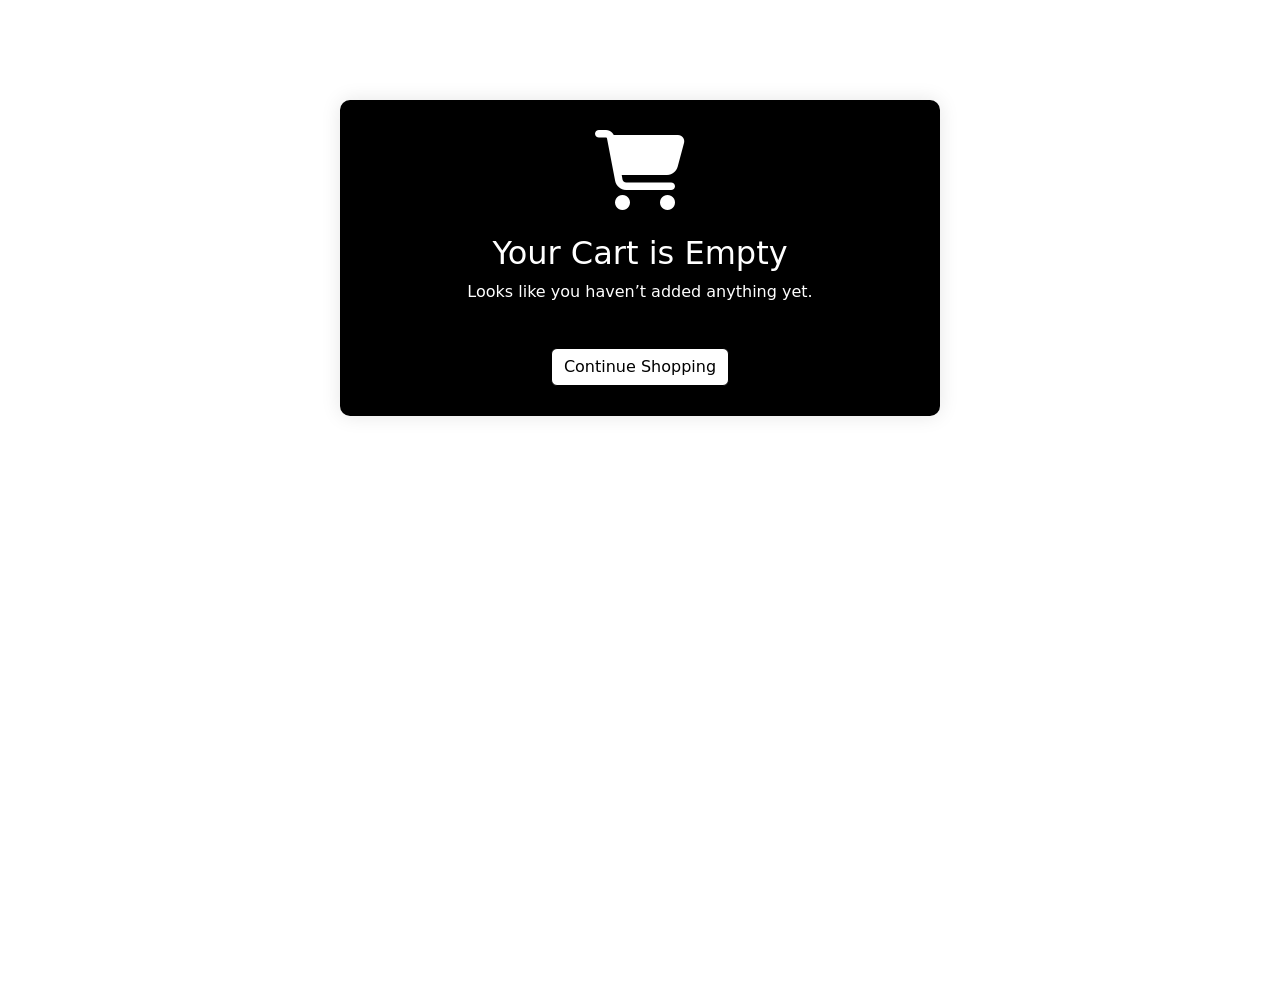
<file: cart.html>
<!DOCTYPE html>
<html lang="en">
<head>
  <meta charset="UTF-8">
  <title>Tan Music | Your Cart</title>
  <link href="https://cdn.jsdelivr.net/npm/bootstrap@5.3.0/dist/css/bootstrap.min.css" rel="stylesheet">
  <link rel="stylesheet" href="https://cdnjs.cloudflare.com/ajax/libs/font-awesome/6.4.2/css/all.min.css">
  <style>
    body {
      background-color: #fff;    
      color: #000;
      min-height: 100vh;
    }
    .cart-container {
      max-width: 600px;
      margin: 100px auto;
      padding: 30px;
      background-color: #000;   
      border-radius: 10px;
      box-shadow: 0 0 20px rgba(0, 0, 0, 0.1);
      color: #fff;              
    }
    .btn-back {
      margin-top: 20px;
      background-color: #fff;   
      border: 1px solid #000;
      color: #000;               
    }
    .btn-back:hover {
      background-color: #000;
      color: #fff;
    }
    .cart-icon {
      font-size: 80px;
      color: #fff;
    }
  </style>
</head>
<body>
  <div class="cart-container text-center">
    <i class="fas fa-shopping-cart cart-icon mb-4"></i>
    <h2>Your Cart is Empty</h2>
    <p class="mb-4">Looks like you haven’t added anything yet.</p>
    <a href="index.html" class="btn btn-back">Continue Shopping</a>
  </div>

  <script src="https://cdn.jsdelivr.net/npm/bootstrap@5.3.0/dist/js/bootstrap.bundle.min.js"></script>
</body>
</html>
</file>
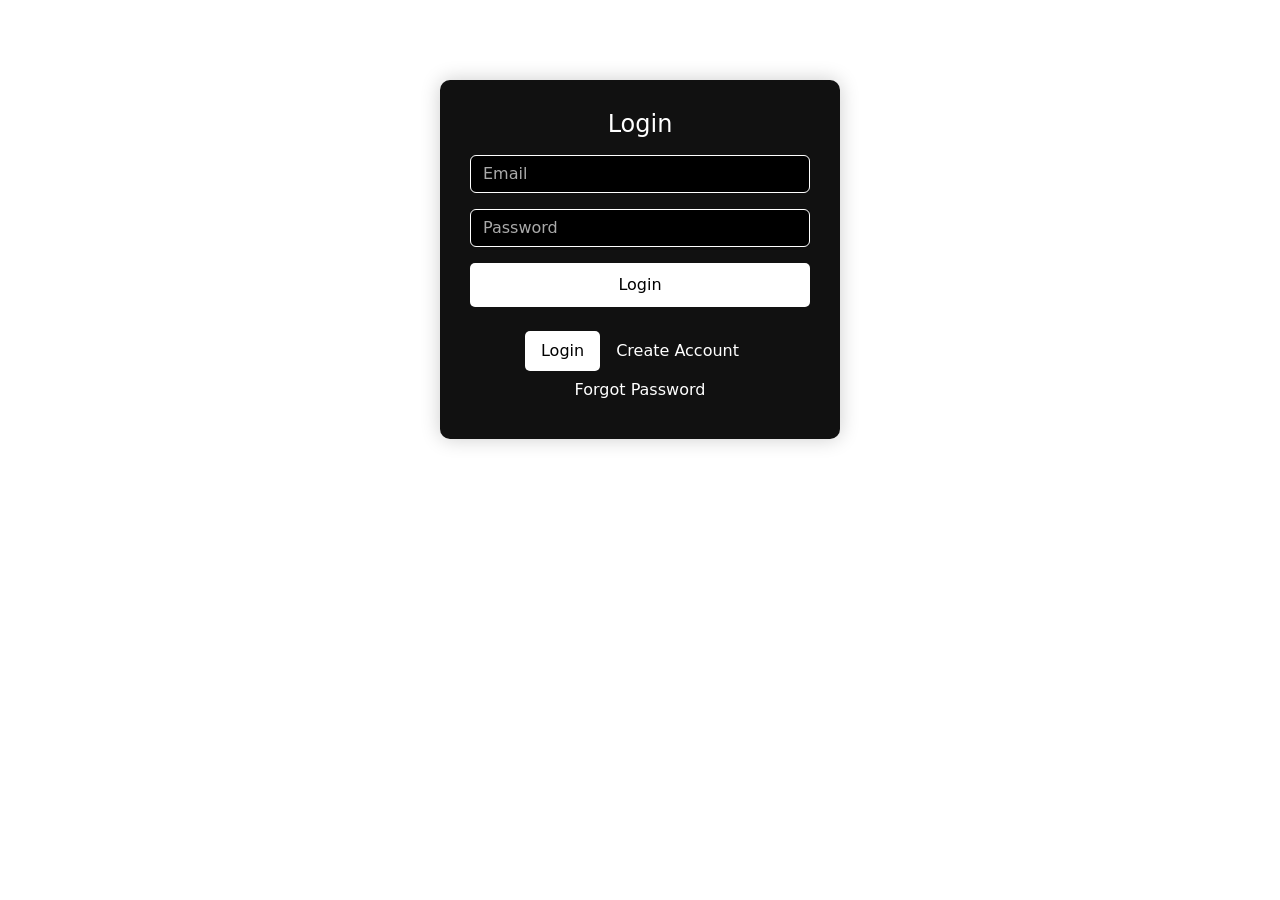
<file: login.html>
<!DOCTYPE html>
<html lang="en">
<head>
  <meta charset="UTF-8">
  <title>Tan Music | Login</title>
  <meta name="viewport" content="width=device-width, initial-scale=1">
  <link href="https://cdn.jsdelivr.net/npm/bootstrap@5.3.0/dist/css/bootstrap.min.css" rel="stylesheet">
  <style>
    body {
      background-color: white;
    }
    .form-box {
      background-color: #111;
      padding: 30px;
      border-radius: 10px;
      box-shadow: 0 0 20px rgba(0,0,0,0.2);
      max-width: 400px;
      margin: 80px auto;
      color: white;
    }
    .form-control {
      background-color: black;
      color: white;
      border: 1px solid white;
    }
    .form-control::placeholder {
      color: #aaa;
    }
    .nav-tabs {
      border-bottom: none;
      justify-content: center;
      margin-top: 20px;
    }
    .nav-tabs .nav-link {
      color: white;
      border: none;
      background: transparent;
    }
    .nav-tabs .nav-link.active {
      background-color: white;
      color: black;
      border-radius: 5px;
    }
    .btn-custom {
      background-color: white;
      color: black;
      border: none;
      width: 100%;
      text-align: center;
      display: inline-block;
      padding: 10px;
      border-radius: 5px;
      cursor: pointer;
    }
    .btn-custom:hover {
      background-color: #ccc;
    }
    .tab-content {
      animation: slide-in 0.5s ease;
    }
    @keyframes slide-in {
      from { opacity: 0; transform: translateX(50px); }
      to { opacity: 1; transform: translateX(0); }
    }
    .message {
      background-color: #222;
      color: #0f0;
      padding: 10px;
      border-radius: 5px;
      text-align: center;
      margin-top: 15px;
    }
  </style>
</head>
<body>

<div class="form-box">
  <div class="tab-content">

    
    <div class="tab-pane fade show active" id="login" role="tabpanel">
      <h4 class="text-center mb-3">Login</h4>
      <form action="index.html">
        <input type="email" class="form-control mb-3" placeholder="Email" required>
        <input type="password" class="form-control mb-3" placeholder="Password" required>
        <button type="submit" class="btn-custom">Login</button>
      </form>
    </div>

    
    <div class="tab-pane fade" id="register" role="tabpanel">
      <h4 class="text-center mb-3">Create Account</h4>
      <form action="login.html">
        <input type="text" class="form-control mb-3" placeholder="Full Name" required>
        <input type="email" class="form-control mb-3" placeholder="Email" required>
        <input type="password" class="form-control mb-3" placeholder="Password" required>
        <button type="submit" class="btn-custom">Register</button>
      </form>
    </div>

    
    <div class="tab-pane fade" id="forgot" role="tabpanel">
      <h4 class="text-center mb-3">Reset Password</h4>
      <form onsubmit="return false">
        <input type="email" class="form-control mb-3" placeholder="Email" required>
        <input type="text" class="form-control mb-3" placeholder="Phone Number" required>
        <button type="submit" class="btn-custom" onclick="document.getElementById('reset-message').style.display='block'">Send Reset Link</button>
      </form>
      <div class="message" id="reset-message" style="display:none;">
        Successfully sent reset code! Check your Gmail or phone.
      </div>
    </div>
  </div>
 

  <ul class="nav nav-tabs mt-4" id="myTab" role="tablist">
    <li class="nav-item" role="presentation">
      <button class="nav-link active" id="login-tab" data-bs-toggle="tab" data-bs-target="#login" type="button">Login</button>
    </li>
    <li class="nav-item" role="presentation">
      <button class="nav-link" id="register-tab" data-bs-toggle="tab" data-bs-target="#register" type="button">Create Account</button>
    </li>
    <li class="nav-item" role="presentation">
      <button class="nav-link" id="forgot-tab" data-bs-toggle="tab" data-bs-target="#forgot" type="button">Forgot Password</button>
    </li>
  </ul>
</div>

<script src="https://cdn.jsdelivr.net/npm/bootstrap@5.3.0/dist/js/bootstrap.bundle.min.js"></script>

</body>
</html>
</file>
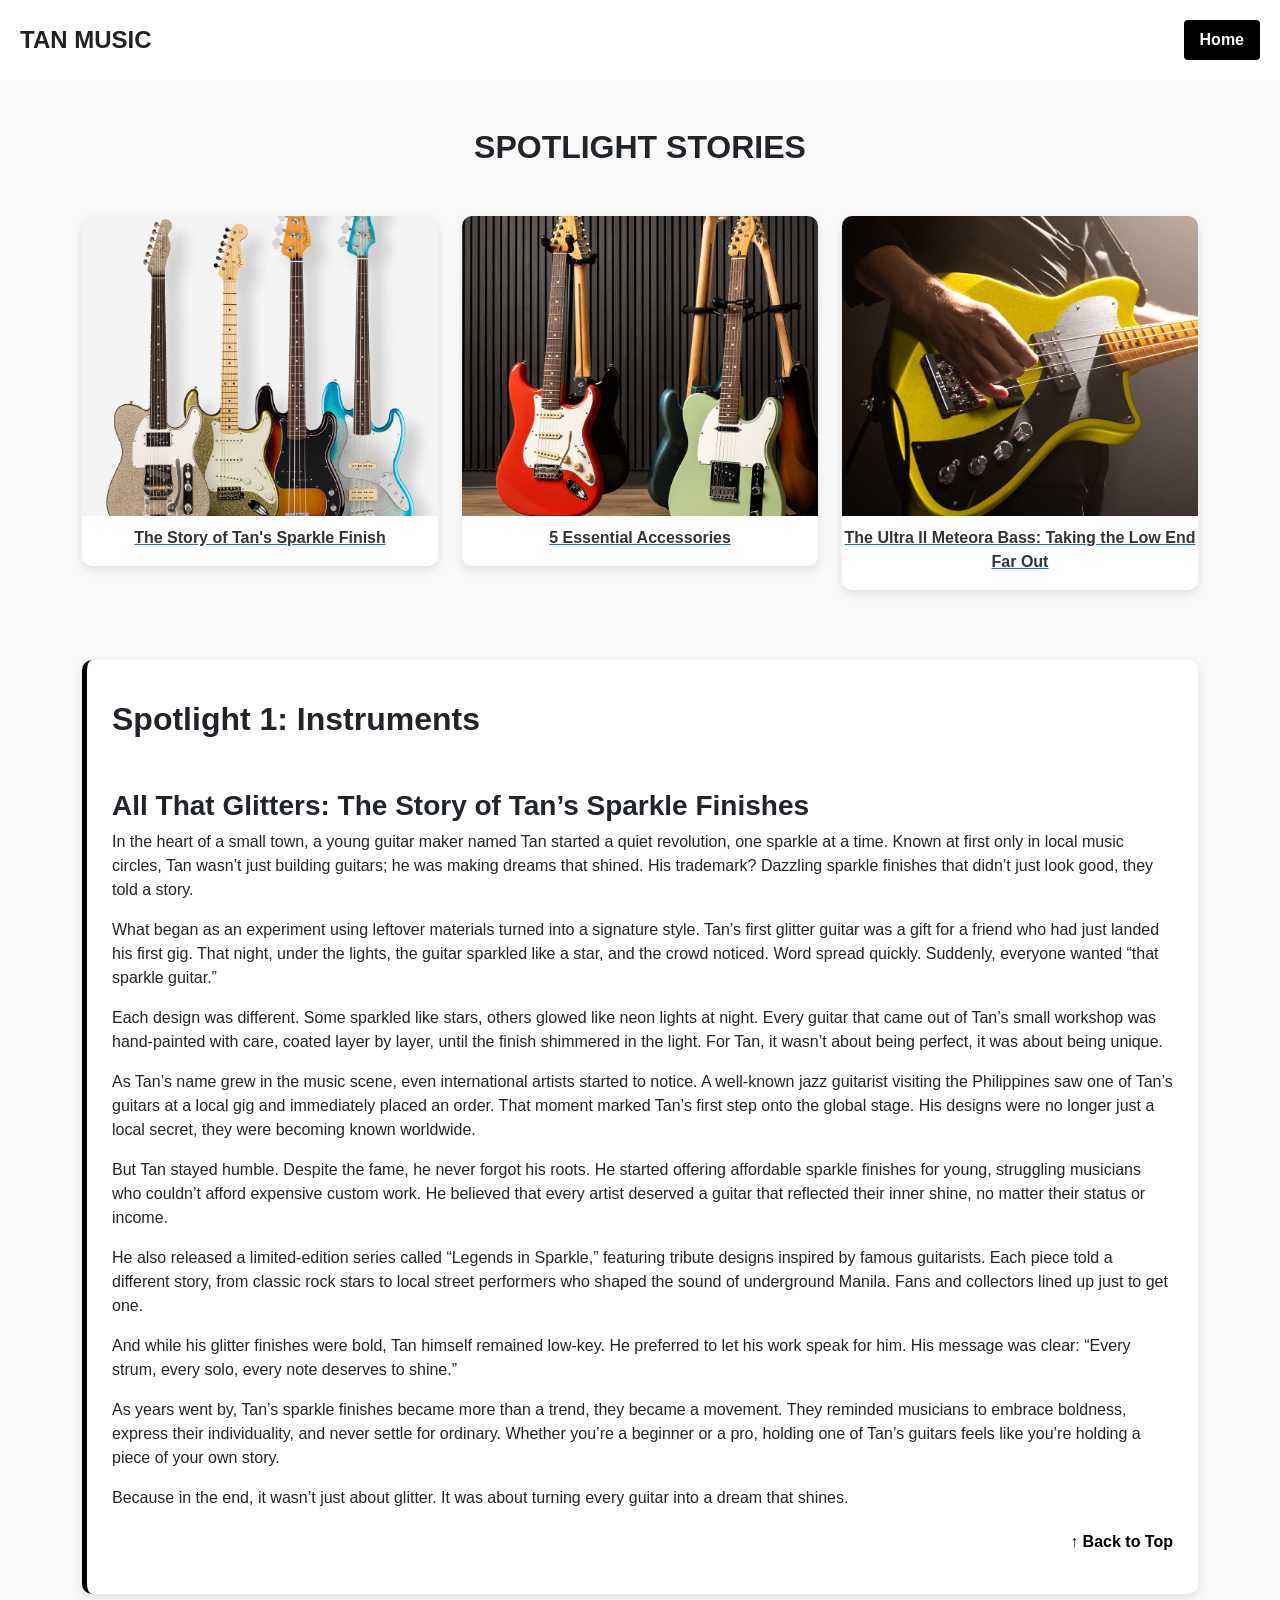
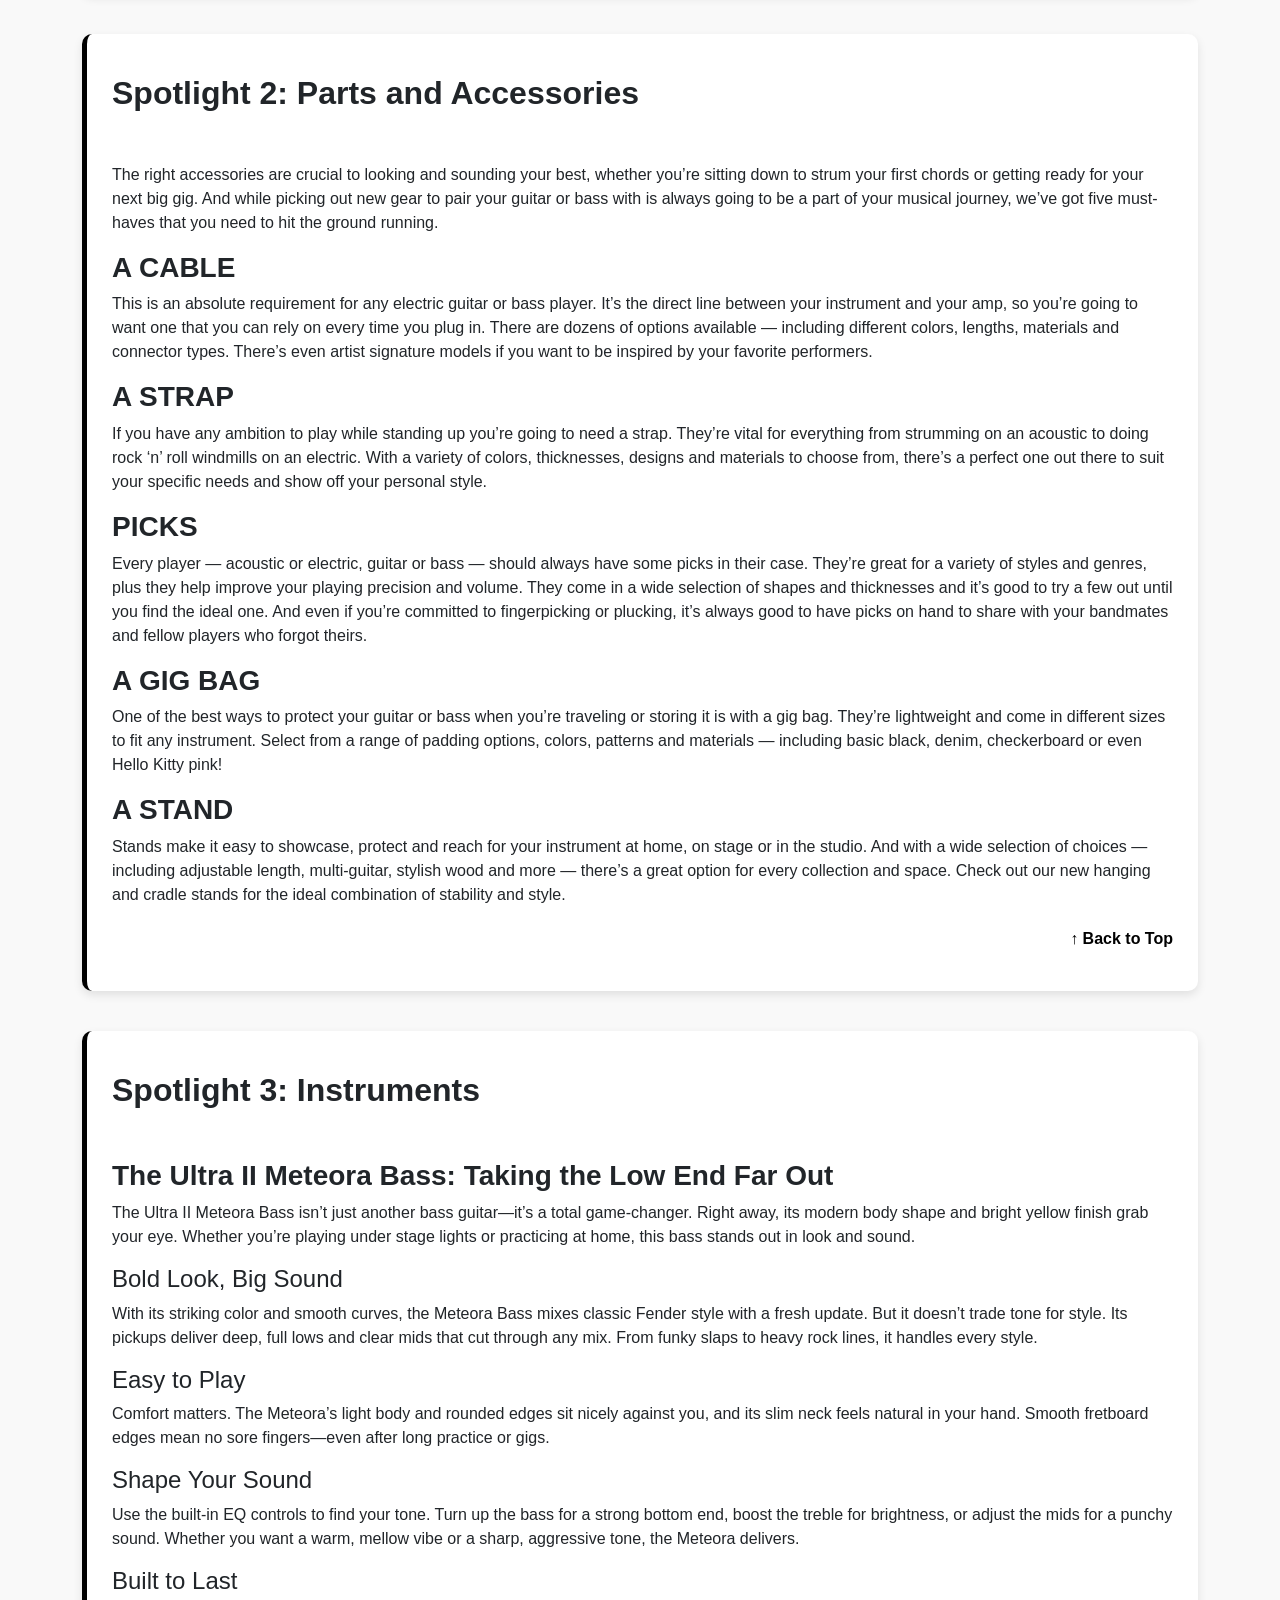
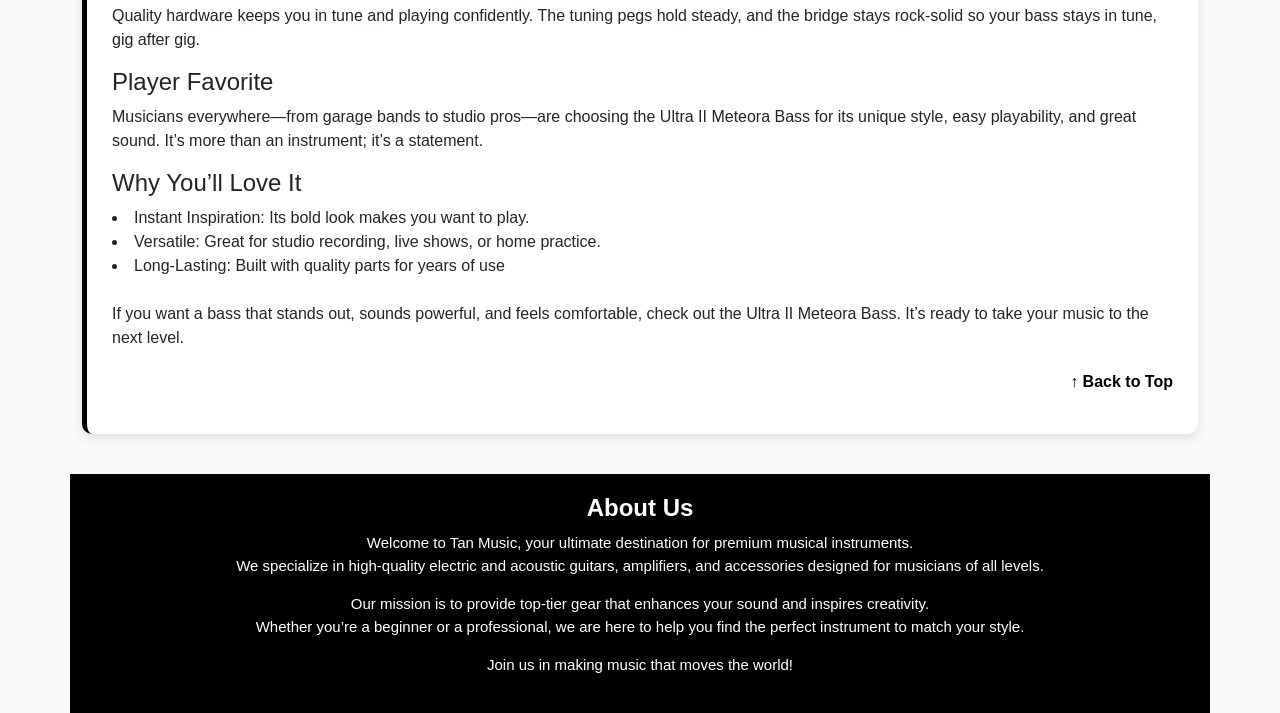
<file: story.html>
<!DOCTYPE html>
<html lang="en">
<head>
  <meta charset="UTF-8">
  <title>Spotlight Stories</title>
  <link href="https://cdn.jsdelivr.net/npm/bootstrap@5.3.0/dist/css/bootstrap.min.css" rel="stylesheet">
  <style>
    body {
      font-family: 'Segoe UI', sans-serif;
      scroll-behavior: smooth;
      background-color: #f9f9f9;
    }

    h2, h3 {
      font-weight: bold;
    }

    .story-card {
      transition: transform 0.3s ease, box-shadow 0.3s ease;
      border-radius: 10px;
      overflow: hidden;
      background-color: #fff;
      box-shadow: 0 4px 8px rgba(0,0,0,0.1);
      margin-bottom: 30px;
      cursor: pointer;
    }

    .story-card:hover {
      transform: scale(1.03);
      box-shadow: 0 8px 16px rgba(0,0,0,0.2);
    }

    .story-card img {
      width: 100%;
      height: 300px;
      object-fit: cover;
    }

    .spotlight-details {
      padding: 40px 25px;
      margin: 40px 0;
      border-left: 5px solid #000;
      background: #fff;
      box-shadow: 0 4px 10px rgba(0,0,0,0.1);
      border-radius: 10px;
    }

    .container h2 {
      margin-bottom: 50px;
    }

    .back-to-top {
      text-align: right;
      margin-top: 20px;
    }

    .back-to-top a {
      text-decoration: none;
      font-weight: bold;
      color: #000;
    }

    .back-to-top a:hover {
      text-decoration: underline;
    }

    .band-name {
  font-weight: bold;
  text-align: center;
  margin-top: 10px;
  font-size: 16px;
  color: #333;
}

 .about {
    background-color: black;
    color: white;
    padding: 20px;
    text-align: center;


}

.about p {
  font-size: 15px;
  margin-top: 5px;
}

.about h2 {
  margin-bottom: 10px;
  font-size: 24px;
}

.page-header {
  display: flex;
  align-items: center;
  justify-content: space-between;
  padding: 20px;
  background: #fff;      
}

.page-header .logo {
  font-size: 24px;
  font-weight: bold;
  color: #222;
}

.home-btn {
  background-color: #000;
  color: #fff;
  padding: 8px 16px;
  text-decoration: none;
  font-size: 16px;
  font-weight: bold;
  border-radius: 4px;
  transition: background-color 0.3s;
}

.home-btn:hover {
  background-color: #333;
}
  

  </style>
</head>
<header class="page-header">
  <div class="logo">TAN MUSIC</div>
  <a href="index.html" class="home-btn">Home</a>
</header>

<body>

 
<div class="container mt-5">
  <h2 class="text-center">SPOTLIGHT STORIES</h2>

  <div class="row text-center">
    <div class="col-md-4">
      <a href="#spot1">
       <div class="story-card">
         <img src="spotlight1.jpg" alt="Story 1">
         <p class="band-name">The Story of Tan's Sparkle Finish</p>
       </div>
      </a>
    </div>
    <div class="col-md-4">
      <a href="#spot2">
       <div class="story-card">
         <img src="spotlight2.jpg" alt="Story 2">
         <p class="band-name">5 Essential Accessories</p>
       </div>
      </a>
    </div>
    <div class="col-md-4">
      <a href="#spot3">
        <div class="story-card">
         <img src="spotlight3.jpg" alt="Story 3">
         <p class="band-name">The Ultra II Meteora Bass: Taking the Low End Far Out</p>
       </div>
      </a>
    </div>
  </div>

  
  <div id="spot1" class="spotlight-details">
    <h2>Spotlight 1: Instruments</h2>
    <h3>All That Glitters: The Story of Tan’s Sparkle Finishes</h3>
    <p>In the heart of a small town, a young guitar maker named Tan started a quiet revolution, one sparkle at a time. Known at first only in local music circles, Tan wasn’t just building guitars; he was making dreams that shined. His trademark? Dazzling sparkle finishes that didn’t just look good, they told a story.</p>

<p>What began as an experiment using leftover materials turned into a signature style. Tan’s first glitter guitar was a gift for a friend who had just landed his first gig. That night, under the lights, the guitar sparkled like a star, and the crowd noticed. Word spread quickly. Suddenly, everyone wanted “that sparkle guitar.”</p>

<p>Each design was different. Some sparkled like stars, others glowed like neon lights at night. Every guitar that came out of Tan’s small workshop was hand-painted with care, coated layer by layer, until the finish shimmered in the light. For Tan, it wasn’t about being perfect, it was about being unique.</p>

<p>As Tan’s name grew in the music scene, even international artists started to notice. A well-known jazz guitarist visiting the Philippines saw one of Tan’s guitars at a local gig and immediately placed an order. That moment marked Tan’s first step onto the global stage. His designs were no longer just a local secret, they were becoming known worldwide.</p>

<p>But Tan stayed humble. Despite the fame, he never forgot his roots. He started offering affordable sparkle finishes for young, struggling musicians who couldn’t afford expensive custom work. He believed that every artist deserved a guitar that reflected their inner shine, no matter their status or income.</p>

<p>He also released a limited-edition series called “Legends in Sparkle,” featuring tribute designs inspired by famous guitarists. Each piece told a different story, from classic rock stars to local street performers who shaped the sound of underground Manila. Fans and collectors lined up just to get one.</p>

<p>And while his glitter finishes were bold, Tan himself remained low-key. He preferred to let his work speak for him. His message was clear: “Every strum, every solo, every note deserves to shine.”</p>

<p>As years went by, Tan’s sparkle finishes became more than a trend, they became a movement. They reminded musicians to embrace boldness, express their individuality, and never settle for ordinary. Whether you’re a beginner or a pro, holding one of Tan’s guitars feels like you’re holding a piece of your own story.<p>

<p>Because in the end, it wasn’t just about glitter.
It was about turning every guitar into a dream that shines.</p>
    <div class="back-to-top"><a href="#top">↑ Back to Top</a></div>
  </div>

  <div id="spot2" class="spotlight-details">
    <h2>Spotlight 2: Parts and Accessories</h2>
    <p>The right accessories are crucial to looking and sounding your best, whether you’re sitting down to strum your first chords or getting ready for your next big gig. And while picking out new gear to pair your guitar or bass with is always going to be a part of your musical journey, we’ve got five must-haves that you need to hit the ground running.</p>
    <h3>A CABLE</h3>
    <p>This is an absolute requirement for any electric guitar or bass player. It’s the direct line between your instrument and your amp, so you’re going to want one that you can rely on every time you plug in. There are dozens of options available — including different colors, lengths, materials and connector types. There’s even artist signature models if you want to be inspired by your favorite performers.</p>
    <h3>A STRAP</h3>
    <p>If you have any ambition to play while standing up you’re going to need a strap. They’re vital for everything from strumming on an acoustic to doing rock ‘n’ roll windmills on an electric. With a variety of colors, thicknesses, designs and materials to choose from, there’s a perfect one out there to suit your specific needs and show off your personal style.</p>
    <h3>PICKS</h3>
    <p>Every player — acoustic or electric, guitar or bass — should always have some picks in their case. They’re great for a variety of styles and genres, plus they help improve your playing precision and volume. They come in a wide selection of shapes and thicknesses and it’s good to try a few out until you find the ideal one. And even if you’re committed to fingerpicking or plucking, it’s always good to have picks on hand to share with your bandmates and fellow players who forgot theirs.</p>
    <h3>A GIG BAG</h3>
    <p>One of the best ways to protect your guitar or bass when you’re traveling or storing it is with a gig bag. They’re lightweight and come in different sizes to fit any instrument. Select from a range of padding options, colors, patterns and materials — including basic black, denim, checkerboard or even Hello Kitty pink!</p>
    <h3>A STAND</h3>
    <p>Stands make it easy to showcase, protect and reach for your instrument at home, on stage or in the studio. And with a wide selection of choices — including adjustable length, multi-guitar, stylish wood and more — there’s a great option for every collection and space. Check out our new hanging and cradle stands for the ideal combination of stability and style.</p>
    <div class="back-to-top"><a href="#top">↑ Back to Top</a></div>
  </div>

  <div id="spot3" class="spotlight-details">
    <h2>Spotlight 3: Instruments</h2>
   <h3>The Ultra II Meteora Bass: Taking the Low End Far Out</h3>

<p>The Ultra II Meteora Bass isn’t just another bass guitar—it’s a total game‑changer. Right away, its modern body shape and bright yellow finish grab your eye. Whether you’re playing under stage lights or practicing at home, this bass stands out in look and sound.<p>

<h4>Bold Look, Big Sound</h4>
<p>With its striking color and smooth curves, the Meteora Bass mixes classic Fender style with a fresh update. But it doesn’t trade tone for style. Its pickups deliver deep, full lows and clear mids that cut through any mix. From funky slaps to heavy rock lines, it handles every style.</p>

<h4>Easy to Play</h4>
<p>Comfort matters. The Meteora’s light body and rounded edges sit nicely against you, and its slim neck feels natural in your hand. Smooth fretboard edges mean no sore fingers—even after long practice or gigs.<p>

<h4>Shape Your Sound</h4>
<p>Use the built‑in EQ controls to find your tone. Turn up the bass for a strong bottom end, boost the treble for brightness, or adjust the mids for a punchy sound. Whether you want a warm, mellow vibe or a sharp, aggressive tone, the Meteora delivers.</p>

<h4>Built to Last</h4>
<p>Quality hardware keeps you in tune and playing confidently. The tuning pegs hold steady, and the bridge stays rock‑solid so your bass stays in tune, gig after gig.</p>

<h4>Player Favorite</h4>
<p>Musicians everywhere—from garage bands to studio pros—are choosing the Ultra II Meteora Bass for its unique style, easy playability, and great sound. It’s more than an instrument; it’s a statement.</p>

<h4>Why You’ll Love It</h4>
  <li> Instant Inspiration: Its bold look makes you want to play.</li>
  <li> Versatile: Great for studio recording, live shows, or home practice.</li>
  <li> Long‑Lasting: Built with quality parts for years of use</li><br>

<p>If you want a bass that stands out, sounds powerful, and feels comfortable, check out the Ultra II Meteora Bass. It’s ready to take your music to the next level.</p>
    <div class="back-to-top"><a href="#top">↑ Back to Top</a></div>
  </div>
</div>

</body>
</html>


  <section id="about">

  <section class= "about container mt-2">
    <h2>About Us</h2>
<p>Welcome to Tan Music, your ultimate destination for premium musical instruments.<br>We specialize in high-quality electric and acoustic guitars, amplifiers, and accessories designed for musicians of all levels.</p>

<p>Our mission is to provide top-tier gear that enhances your sound and inspires creativity.<br> Whether you’re a beginner or a professional, we are here to help you find the perfect instrument to match your style.</p>

<p>Join us in making music that moves the world!</p>
  </section>
 
</body>
</html>
</file>
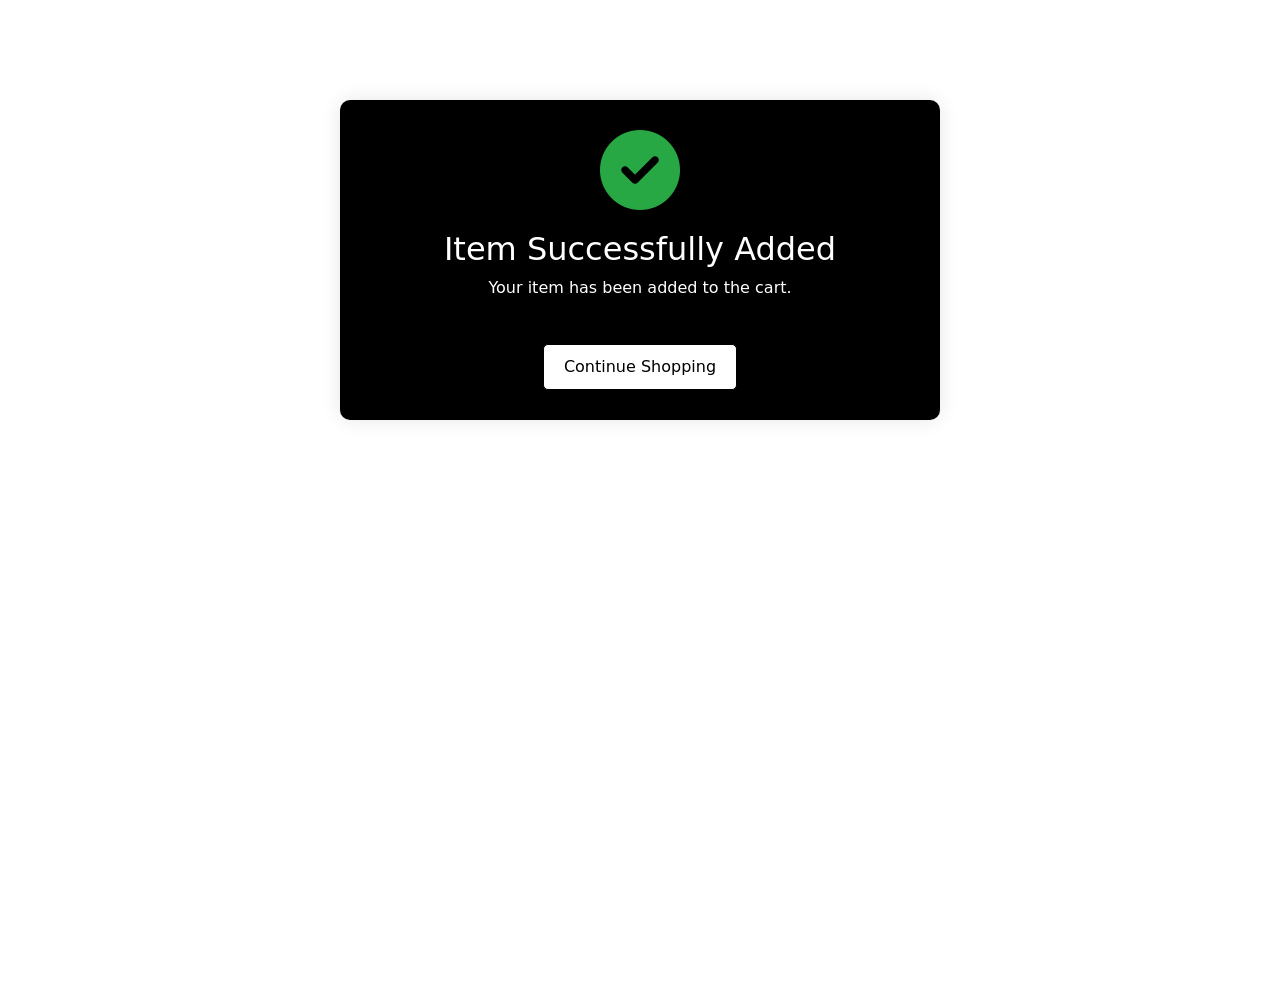
<file: successcart.html>
<!DOCTYPE html>
<html lang="en">
<head>
  <meta charset="UTF-8">
  <title>Tan Music | Added to Cart</title>
  <link href="https://cdn.jsdelivr.net/npm/bootstrap@5.3.0/dist/css/bootstrap.min.css" rel="stylesheet">
  <link rel="stylesheet" href="https://cdnjs.cloudflare.com/ajax/libs/font-awesome/6.4.2/css/all.min.css">
  <style>
    body {
      background-color: #fff;
      color: #000;
      min-height: 100vh;
    }
    .message-container {
      max-width: 600px;
      margin: 100px auto;
      padding: 30px;
      background-color: #000;
      border-radius: 10px;
      box-shadow: 0 0 20px rgba(0, 0, 0, 0.1);
      color: #fff;
      text-align: center;
    }
    .check-icon {
      font-size: 80px;
      color: #28a745;
      margin-bottom: 20px;
    }
    .btn-back {
      margin-top: 20px;
      background-color: #fff;
      border: 1px solid #000;
      color: #000;
      text-decoration: none;
      padding: 10px 20px;
      display: inline-block;
      border-radius: 5px;
      transition: background-color 0.3s;
    }
    .btn-back:hover {
      background-color: #000;
      color: #fff;
    }
  </style>
</head>
<body>
  <div class="message-container">
    <i class="fas fa-check-circle check-icon"></i>
    <h2>Item Successfully Added</h2>
    <p class="mb-4">Your item has been added to the cart.</p>
    <a href="index.html" class="btn-back">Continue Shopping</a>
  </div>
</body>
</html>
</file>
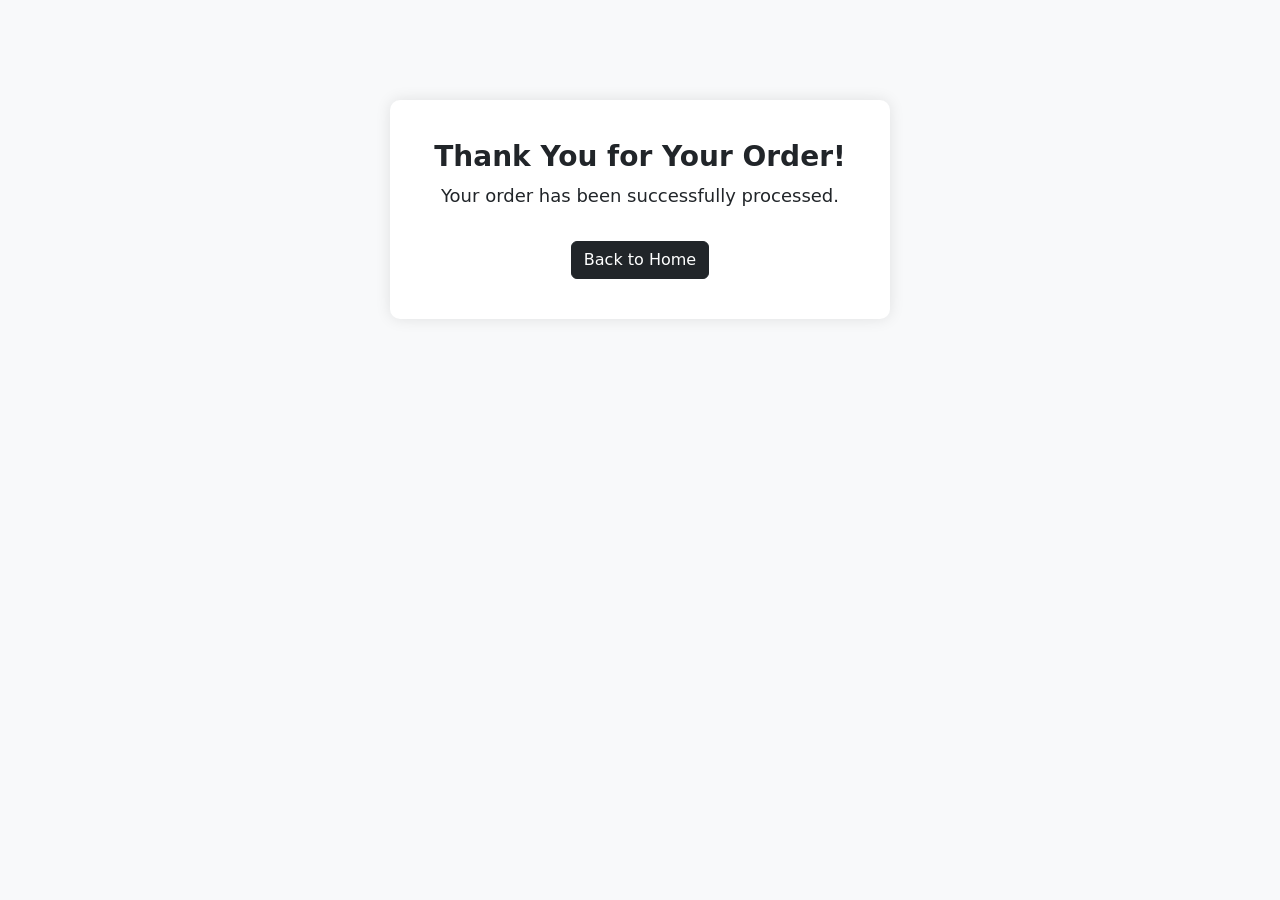
<file: thankyouorder.html>
<!DOCTYPE html>
<html lang="en">
<head>
  <meta charset="UTF-8">
  <meta name="viewport" content="width=device-width, initial-scale=1.0">
  <title>Order Confirmation</title>
  <link href="https://cdn.jsdelivr.net/npm/bootstrap@5.3.0/dist/css/bootstrap.min.css" rel="stylesheet">
  <style>
    body {
      background-color: #f8f9fa;
    }
    .thank-you-box {
      margin-top: 100px;
      padding: 40px;
      background-color: white;
      box-shadow: 0 0 15px rgba(0,0,0,0.1);
      max-width: 500px;
      margin-left: auto;
      margin-right: auto;
      text-align: center;
      border-radius: 10px;
    }
    .thank-you-box h4 {
      font-size: 28px;
      font-weight: bold;
    }
    .thank-you-box p {
      font-size: 18px;
    }
  </style>
</head>
<body>

  <div class="thank-you-box">
    <h4>Thank You for Your Order!</h4>
    <p>Your order has been successfully processed.</p>
    <a href="index.html" class="btn btn-dark mt-3">Back to Home</a>
  </div>

</body>
</html>
</file>
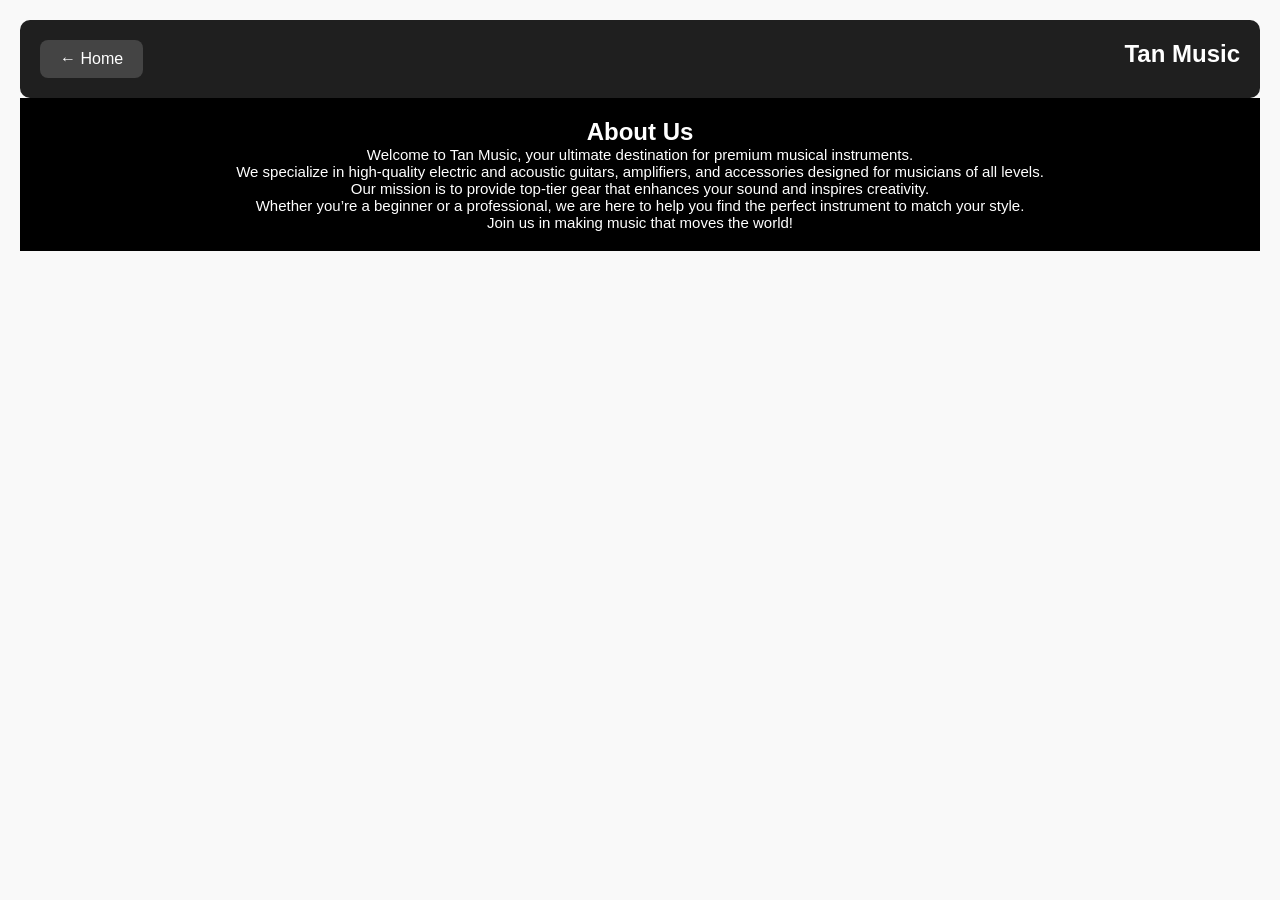
<file: try.html>
<!DOCTYPE html>
<html lang="en">
<head>
  <meta charset="UTF-8" />
  <meta name="viewport" content="width=device-width, initial-scale=1.0" />
  <title>Checkout Page - Tan Music</title>
  
  <style>
    * {
      margin: 0;
      padding: 0;
      box-sizing: border-box;
      font-family: Arial, sans-serif;
    }
    body {
      background-color: #f9f9f9;
      color: #333;
      padding: 20px;
    }
    header {
      background-color: #1f1f1f;
      color: white;
      display: flex;
      justify-content: space-between;
      padding: 20px;
      border-radius: 10px;
    }
    .logo {
      font-size: 24px;
      font-weight: bold;
    }
    .home-arrow {
      text-decoration: none;
      color: white;
      background-color: #444;
      padding: 10px 20px;
      border-radius: 8px;
    }
    .home-arrow:hover {
      background-color: #555;
    }
    .guitar-details {
      display: none;
      background-color: white;
      padding: 30px;
      border-radius: 12px;
      margin-top: 20px;
      box-shadow: 0 4px 8px rgba(0,0,0,0.1);
  

    }
    .product-content {
      display: flex;
      gap: 20px;


    }
    .product-img img {
      width: 150px;
      height: auto;
      border-radius: 12px;
      margin-left: 200px;
      margin-bottom: 120px;
      right: 110px;
      position: relative;
      top: 70px;
      mix-blend-mode: multiply;



       }
       .product-img {
        background-color: #f5f5f5;
        border-radius: 12px;
        padding: 20px;
        box-shadow: 0 4px 8px rgba(0, 0, 0, 1.0);
        transition: transform 0.3 ease;
      margin-left: 120px;
     position: relative;
     left: 155px;
       }
       .product-img:hover {
        transform: scale(1.03);
        transition: transform 0.3s ease;
       }
    .buttons button {
      background-color: #000;
      color: white;
      border: none;
      padding: 12px 24px;
      margin-right: 10px;
      border-radius: 8px;
      cursor: pointer;
    }
    button:hover {
      background-color: #333;
    }
    .delivery-form {
      margin-top: 20px;
      background-color: #f9f9f9;
      padding: 20px;
      border-radius: 12px;
    }
    input, button[type="submit"] {
      width: 100%;
      padding: 12px;
      margin-top: 10px;
      border-radius: 8px;
      border: 1px solid #ccc;
    }
    button[type="submit"] {
      background-color: #000;
      color: white;
    }
   
    :target {
      display: block;
    }

    img {
      width: 200px;
      height: 300px;
      object-fit: contain;
    }
    .product-info {
    padding: 50px;
   border-radius: 5px;
   border: 1PX solid black; 
   margin-bottom 200px;
   margin-left: 200px;
     }

   .delivery-form h4 {
    margin-top: 30PX;
   }
   .about {
    background-color: black;
    color: white;
    padding: 20px;
    text-align: center;

}
.about p {
  font-size: 15px;
}


* { 
font-weight: normal;}

strong { font-weight: bold;}

h1 { font-weight: bold; }

h2 { font-weight:bold; }

  </style>
</head>
<body>

  <header>
    <a href="index.html" class="home-arrow">← Home</a>
    <div class="logo">Tan Music</div>
  </header>

 



 
  <div id="bass1" class="guitar-details">
    <div class="product-content" style=" position: relative; right: 120px;">
      <div class="product-img">
        <img src="bass1.jpg" alt="American Ultra II Jazz Bass® V">
      </div>
      <div class="product-info">
        <h1>American Ultra II Jazz Bass® V</h1><br>
        <p><strong>₱6,500</strong></p><br>
        <p><strong>Color:</strong> Birch Green</p><br>
        <p><strong>Features</strong><br><br> <li>Thin and lightweight body</li><br>
<li>Slim “C”-shaped neck with block inlays</li><br>
<li >Squier Noiseless pickups </li ><br>
<li>Active 9-volt preamp with controls for volume, blend, and bass/treble boost/cut</li><br>
 <li>4-saddle bass bridge </li><br>
        <p>
A superb gateway into the time-honored Tan family, the American Ultra II Jazz Bass® V delivers legendary design and quintessential tone for today’s aspiring bassist. This J Bass® features several player-friendly refinements such as a thin and lightweight body, a slim and comfortable “C”-shaped neck with retro block inlays and vintage-style open-gear tuning machines for smooth, accurate tuning. Loaded with two Squier Noiseless™ J Bass pickups shaped by an active 9V 2-band preamp for a wide variety of punchy tones, this model is ready to help lay the foundation for any player at any stage.</p>
        <div class="buttons">
         
        </div>
      </div>
    </div>

    
    <form class="delivery-form" action="thankyouorder.html" method="get">
      <h3>Enter Delivery Information</h3>
      <input type="text" placeholder="Full Name" required />
      <input type="text" placeholder="Address" required />
      <input type="tel" placeholder="Phone Number" required />
      <h4>Payment Details</h4>
      <p>Merchandise Subtotal: ₱6,500</p>
      <p>Shipping Fee: ₱150</p><br>
      <p><strong>Total Payment: ₱6,650</strong></p>
      <button type="submit">Confirm Order</button>
    </form>
  </div>

   <div id="bass2" class="guitar-details">
    <div class="product-content" style=" position: relative; right: 120px;">
      <div class="product-img">
        <img src="bass2.jpg" alt="American Ultra II Meteora® Bass">
      </div>
      <div class="product-info">
        <h1>American Ultra II Meteora® Bass</h1>
        <p><strong>₱8,200</strong></p><br>
        <p><strong>Color:</strong> Sunburst</p><br>
        <p><strong>Material:</strong><br><br> <li>Select Alder Body with Ultra Contours and Sculpted Neck Heel</li><br>
<li>Graphite Reinforced Quartersawn Maple Modern “D” Profile Neck with</li><br><li>Posiflex™ Support Rods
10"-14" Compound Radius Ebony or Quartersawn Maple Fingerboard with Ultra</li><br> <li>Rolled Edges and Luminlay Side Dots
Ultra II Noiseless™ Vintage Jazz Bass®    Pickups</li><br>
<li>Ultra II Active Bass Preamp With S-1™ Switching</li><br>
<li>4-Saddle Adjustable HiMass™ Bridge (String-Through-Body or Top-Load) and Deluxe Fluted-Shaft Tuners</li><br>
<p>
  Step into the spotlight and experience iconic Tan Music sound and style with the American Ultra II Meteora® Bass — a stage-ready guitar with contemporary updates to power your performance and inspire your playing. 

The American Ultra II Meteora® Bass radiates timeless Tan Music charm, but under the hood, it's primed for today's players. Everything about the neck is designed for fast and fluid playability, from the Modern “C”-profile with silky satin urethane finish on the back to the comfy 9.5”-radius slab rosewood or maple fingerboard with smooth rolled edges and 22 medium jumbo frets
</p>


       
        <div class="buttons"><br>
         
        </div>
      </div>
    </div>

  
   <form class="delivery-form" action="thankyouorder.html" method="get">
      <h3>Enter Delivery Information</h3>
      <input type="text" placeholder="Full Name" required />
      <input type="text" placeholder="Address" required />
      <input type="tel" placeholder="Phone Number" required />
      <h4>Payment Details</h4>
      <p>Merchandise Subtotal: ₱8,200</p>
      <p>Shipping Fee: ₱150</p><br>
      <p><strong>Total Payment: ₱8,350</strong></p>
      <button type="submit">Confirm Order</button>
    </form>
  </div>

  
  <div id="bass3" class="guitar-details">
    <div class="product-content" style=" position: relative; right: 120px;">
      <div class="product-img">
        <img src="bass3.jpg" alt="Limited Edition Squier Sonic® Precision Bass®">
      </div>
      <div class="product-info">
        <h1>
Limited Edition Squier Sonic® Precision Bass®</h1><br>
        <p><strong>₱7,500</strong></p><br>
        <p><strong>Color:</strong> Seafoam Green</p><br>
        <p><strong>Features:</strong> <li>
Thin and lightweight body</li>
<li >Slim “C”-shaped neck with block inlays </li>
<li >Squier Noiseless pickups </li>
 <li >Active 9-volt preamp with controls for volume, blend, and bass/treble boost/cut </li>
 <li>4-saddle bass bridge </li> <br>
        <p>
A superb gateway into the time-honored Fender® family, the 
Limited Edition Squier Sonic® Precision Bass® delivers legendary design and quintessential tone for today’s aspiring bassist. This J Bass® features several player-friendly refinements such as a thin and lightweight body, a slim and comfortable “C”-shaped neck with retro block inlays and vintage-style open-gear tuning machines for smooth, accurate tuning. Loaded with two Squier Noiseless™ J Bass pickups shaped by an active 9V 2-band preamp for a wide variety of punchy tones, this model is ready to help lay the foundation for any player at any stage.</p>
        <div class="buttons">
        </div>
      </div>
    </div>

   <form class="delivery-form" action="thankyouorder.html" method="get">
      <h3>Enter Delivery Information</h3>
      <input type="text" placeholder="Full Name" required />
      <input type="text" placeholder="Address" required />
      <input type="tel" placeholder="Phone Number" required />
      <h4>Payment Details</h4>
      <p>Merchandise Subtotal: ₱7,500</p>
      <p>Shipping Fee: ₱150</p><br>
      <p><strong>Total Payment: ₱7,650</strong></p>
      <button type="submit">Confirm Order</button>
    </form>
  </div>


   <div id="bass4" class="guitar-details">
    <div class="product-content" style=" position: relative; right: 120px;">
      <div class="product-img">
        <img src="bass4.jpg" alt="American Performer Mustang® Bass ">
      </div>
      <div class="product-info">
        <h1>American Performer Mustang® Bass</h1><br><br>
        <p><strong>₱8,800</strong></p><br><br>
        <p><strong>Color:</strong> White Metalic</p><br>
        <p><strong>Features</strong><br> <li>Thin and lightweight body</li>
<li>Slim “C”-shaped neck with block inlays</li>
<li>Squier Noiseless pickups</li>
<li>Active 9-volt preamp with controls for volume, blend, and bass/treble boost/cut</li>
<li>5-saddle bass bridg</li><br>
        
<p>A superb gateway into the time-honored Tan family, the American Performer Mustang® Bass delivers legendary design and quintessential tone for today’s aspiring bassist. This 5-string J Bass® features several player-friendly refinements such as a thin and lightweight body, a slim and comfortable “C”-shaped neck with retro block inlays and vintage-style open-gear tuning machines for smooth, accurate tuning. Loaded with two Squier Noiseless™ J Bass pickups shaped by an active 9V 2-band preamp for a wide variety of punchy tones, this model is ready to help lay the foundation for any player at any stage.</p>

 <div class="buttons">
        </div>
      </div>
    </div>

 <form class="delivery-form" action="thankyouorder.html" method="get">
      <h3>Enter Delivery Information</h3>
      <input type="text" placeholder="Full Name" required />
      <input type="text" placeholder="Address" required />
      <input type="tel" placeholder="Phone Number" required />
      <h4>Payment Details</h4>
      <p>Merchandise Subtotal: ₱8,800</p>
      <p>Shipping Fee: ₱150</p><br>
      <p><strong>Total Payment: ₱8,950</strong></p>
      <button type="submit">Confirm Order</button>
    </form>
  </div>

  <div id="bass5" class="guitar-details">
    <div class="product-content" style=" position: relative; right: 120px;">
      <div class="product-img">
        <img src="bass5.jpg" alt="Limited Edition Vintera® II '60s Bass VI ">
      </div>
      <div class="product-info">
        <h1>Limited Edition Vintera® II '60s Bass VI </h1><br><br>
        <p><strong>15,000<strong></p><br><br>
        <p><strong>Color:</strong> Birch Green</p><br>
        <p><strong>Features</strong><br><li>Short 30" scale length</li>
<li>Squier single-coil pickup</li>
<li>4-saddle hardtail bridge</li>
<li>Sealed-gear tuning machines</li>
<li>Chrome hardware</li><br>
        
<p>The Vintera® II '60s Bass VI Bass is ready to launch any musical adventure into warp speed, offering iconic Tan Music style and inspiring tone for players at any stage. This Bronco Bass sports a slim and inviting "C"-shaped neck profile with a narrow 1.5" nut width and a thin, lightweight body for optimal playing comfort while a Squier® single-coil pickup delivers punchy bass tone. Further details of this model include a short 30" scale length, 4-saddle hardtail bridge for precise intonation adjustment, sealed-gear tuning machines for smooth, accurate tuning and durable chrome-plated hardware that is sure to catch the spotlight.</p>

 <div class="buttons">
        </div>
      </div>
    </div>

  <form class="delivery-form" action="thankyouorder.html" method="get">
      <h3>Enter Delivery Information</h3>
      <input type="text" placeholder="Full Name" required />
      <input type="text" placeholder="Address" required />
      <input type="tel" placeholder="Phone Number" required />
      <h4>Payment Details</h4>
      <p>Merchandise Subtotal: ₱15,200</p>
      <p>Shipping Fee: ₱200</p><br>
      <p><strong>Total Payment: ₱15,400</strong></p>
      <button type="submit">Confirm Order</button>
    </form>
  </div>

 <div id="bass6" class="guitar-details">
    <div class="product-content" style=" position: relative; right: 120px;">
      <div class="product-img">
        <img src="bass6.png" alt=" Limited Edition Squier Sonic® Bronco® Bass ">
      </div>
      <div class="product-info">
        <h1> Limited Edition Squier Sonic® Bronco® Bass</h1><br><br>
        <p><strong>₱6,700<strong></p><br><br>
        <p><strong>Color:</strong> Burgandy Mist</p><br>
        <p><strong>Features</strong><br><li>Thin and lightweight body</li>
<li>Slim "C"-shaped neck profile</li>
<li>Squier single-coil pickups</li>
<li>Open-gear tuning machines</li>
<li>4-saddle bass bridge</li><br>
        
<p>A superb gateway into the time-honored Tan Music family, the Limited Edition Squier Sonic® Bronco® Bas delivers legendary design and quintessential tone for today's aspiring bassist. This J Bass® features several player-friendly refinements such as a thin and lightweight body, a slim and comfortable "C"-shaped neck profile and vintage-style open-gear tuning machines for smooth, accurate tuning. Loaded with two Squier single-coil J Bass pickups for a wide variety of tones, this model is ready to help lay the foundation for any player at any stage.</p>

 <div class="buttons">
        </div>
      </div>
    </div>

 <form class="delivery-form" action="thankyouorder.html" method="get">
    <form class="delivery-form">
      <h3>Enter Delivery Information</h3>
      <input type="text" placeholder="Full Name" required />
      <input type="text" placeholder="Address" required />
      <input type="tel" placeholder="Phone Number" required />
      <h4>Payment Details</h4>
      <p>Merchandise Subtotal: ₱6,700</p>
      <p>Shipping Fee: ₱200</p><br>
      <p><strong>Total Payment: ₱6,900</strong></p>
      <button type="submit">Confirm Order</button>
    </form>
  </div>


  <div id="bass7" class="guitar-details">
    <div class="product-content" style=" position: relative; right: 120px;">
      <div class="product-img">
        <img src="bass7.jpg" alt="American Ultra II Jazz Bass® V">
      </div>
      <div class="product-info">
        <h1>American Ultra II Jazz Bass® V </h1><br>
        <p><strong>₱10,750</strong></p><br>
        <p><strong>Color:</strong>Sparkle Sunburst</p><br>
        <p><strong>Features</strong> <li>Contoured Alder Body</li>
<li>Modern "C" Neck Profile</li>
<li>9.5“-Radius Maple or Rosewood Fingerboard with Rolled Edges</li>
<li>Player Series Alnico V Split-Coil Precision Bass® Pickups</li>
<li>4-Saddle Bridge with Single-Groove Steel “Barrel” Saddles</li>
<li>Open-Gear Tuning Machines</li>
<li>Limited Edition Sparkle 3-Tone Sunburst Finish</li><br>
        <p>
Step into the spotlight and experience iconic Tan Music® sound and style with the American Ultra II Jazz Bass® V  — a stage-ready bass guitar with contemporary updates to power your performance and inspire your playing.

The American Ultra II Jazz Bass® V radiates timeless Fender charm, but under the hood, it's primed for today's players. Everything about the neck is designed for fast and fluid playability, from the Modern “C”-profile with silky satin urethane finish on the back to the comfy 9.5”-radius slab rosewood or maple fingerboard with smooth rolled edges and 20 medium jumbo frets. A classic alder body is available in both timeless Fender finishes and never-before-seen colors unearthed from the archives. Player Series Alnico V Split-Coil P bass® pickups offer sweet highs, musical mids and seismic lows that elevate any genre. An adjustable 4-saddle bridge, single-groove steel saddles and open-gear tuners ensure precise tuning stability for the flexibility to explore endless sonic possibilities.
</p>
        <div class="buttons">
         
        </div>
      </div>
    </div>

   <form class="delivery-form" action="thankyouorder.html" method="get">
      <h3>Enter Delivery Information</h3>
      <input type="text" placeholder="Full Name" required />
      <input type="text" placeholder="Address" required />
      <input type="tel" placeholder="Phone Number" required />
      <h4>Payment Details</h4>
      <p>Merchandise Subtotal: ₱10,750</p>
      <p>Shipping Fee: ₱150</p><br>
      <p><strong>Total Payment: ₱10,900<strong></p>
      <button type="submit">Confirm Order</button>
    </form>
  </div>


   <div id="bass8" class="guitar-details">
    <div class="product-content" style=" position: relative; right: 120px;">
      <div class="product-img">
        <img src="bass8.jpg" alt=" American Ultra II Jazz Bass® V ">
      </div>
      <div class="product-info">
        <h1> American Ultra II Jazz Bass® V </h1><br>
        <p><strong>₱7,300</strong></p><br>
        <p><strong>Color:</strong> Meteor Gray</p><br>
        <p><strong>Features:</strong><br><br> <li>Maple neck with "C" profile</li>
<li>Three-way pickup selector switch</li>
<li>Unmarked and unfinished ebony fingerboard with side dot markers only</li>
<li>American Vintage bass bridge with four single-groove steel "barrel" saddles</li>
<li>Vintage-style tuners with Hipshot® Bass Xtender drop-D tuner on the E string</li><br>
<p>Few rock bassists are as closely identified with fretless bass as Tony Franklin. Acclaimed for his innumerable session credits and work with Roy Harper, the Firm, Blue Murder, Kenny Wayne Shepherd and others, Franklin is a devoted and longtime Precision artist and one of the finest modern exponents of the fretless version of the instrument. The Tony Franklin Fretless Precision Bass delivers his style and powerful elastic tone in a model with classic looks and personalized Franklin features including a modern C-shaped maple neck with an unfretted ebony fingerboard, an American Series Precision Bass neck pickup, a Dimarzio Model J™ bridge pickup , and a drop-D E-string tuner.s</p>


       
        <div class="buttons"><br>
         
        </div>
      </div>
    </div>

   <form class="delivery-form" action="thankyouorder.html" method="get">
      <h3>Enter Delivery Information</h3>
      <input type="text" placeholder="Full Name" required />
      <input type="text" placeholder="Address" required />
      <input type="tel" placeholder="Phone Number" required />
      <h4>Payment Details</h4>
      <p>Merchandise Subtotal: ₱7,300</p>
      <p>Shipping Fee: ₱150</p><br>
      <p><strong>Total Payment: 7,450</strong></p>
      <button type="submit">Confirm Order</button>
    </form>
  </div>


   <div id="bass9" class="guitar-details">
    <div class="product-content" style=" position: relative; right: 120px;">
      <div class="product-img">
        <img src="bass9.jpg" alt=" American Ultra II Jazz Bass® V ">
      </div>
      <div class="product-info">
        <h1> American Professional II Jazz Bass®</h1><br>
        <p><strong>₱16,600</strong></p><br>
        <p><strong>Color:</strong> Sherwood Green Metallic</p><br>
        <p><strong>Material:</strong><br><br> <li>Sherwood Green Metallic gloss finish with matching headstock</li>
<li>Maple neck with custom "C" profile and vintage style heel truss-rod adjustment</li>
<li>9.5"-radius rosewood fingerboard with 20 medium jumbo frets and white pearloid block inlays</li>
<li>Dual Fender Custom Shop '60s single-coil Jazz Bass pickups</li>
<li>Vintage-style black plastic Jazz Bass control knobs</li>
<li>Vintage-style HiMass™ string-through-body/top-load bridge</li><br>
<p>Throughout the entire phenomenal history of the band, the groundbreaking music of U2 has been underpinned by the gracefully muscular bass work of Adam Clayton. His impeccable groove and expansive tone form the sonic foundation of one of the biggest bands in the history of rock music, never more powerfully than today. Fender's Adam Clayton Jazz Bass puts his rock-solid sound and style in your hands, with elegant appointments and elemental tone, including two potent Fender Custom Shop pickups and a beautiful Sherwood Green Metallic gloss finish with matching headstock.</p>


       
        <div class="buttons"><br>
         
        </div>
      </div>
    </div>

<form class="delivery-form" action="thankyouorder.html" method="get">
      <h3>Enter Delivery Information</h3>
      <input type="text" placeholder="Full Name" required />
      <input type="text" placeholder="Address" required />
      <input type="tel" placeholder="Phone Number" required />
      <h4>Payment Details</h4>
      <p>Merchandise Subtotal: ₱16,600</p>
      <p>Shipping Fee: ₱150</p><br>
      <p><strong>Total Payment: 16,750</strong></p>
      <button type="submit">Confirm Order</button>
    </form>
  </div>


   <div id="bass10" class="guitar-details">
    <div class="product-content" style=" position: relative; right: 120px;">
      <div class="product-img">
        <img src="bass10.jpg" alt=" MonoNeon Jazz Bass® V ">
      </div>
      <div class="product-info">
        <h1>MonoNeon Jazz Bass® V</h1><br>
        <p><strong>₱8,900</strong></p><br>
        <p><strong>Color:</strong> Neon Yellow</p><br>
        <p><strong>Material:</strong><br><br><li> Eye-Popping Neon Yellow and Orange Finish</li>
<li>Custom Fireball® 5-String Bass Humbucking Pickups</li>
<li>22-Fret Roasted Maple Fingerboard with White Pearl Block Inlays</li>
<li>18v Active Preamp with 3-Band Eq</li>
<li>Gold Hardware and Tan Music HiMass™ Bass Bridge</li><br>
<p>
From avant-garde to southern soul to funk and all notes in-between, MonoNeon's astounding musical range, tone and taste are always on full display. He collaborated with Prince, recorded Making a Movie with Ne-Yo, and won a Grammy for Best Rap Album with Nas. MonoNeon's massive YouTube channel showcases his mind-bending jams and masterpieces on his favorite Tan Music Basses.

The MonoNeon Jazz Bass® V features an alder body finished in an eye-popping neon yellow urethane finish, complemented by a neon orange painted headstock and pickguard. The 22-fret one-piece roasted maple neck features a 10"-14" compound radius fingerboard and elegant white pearl block inlays. Custom-wound Fireball® 5-string Bass Humbucking pickups deliver fat, punchy tone while the 18v active preamp with 3-band EQ provides flexible tone-shaping for any style of music</p>


       
        <div class="buttons"><br>
         
        </div>
      </div>
    </div>

   <form class="delivery-form" action="thankyouorder.html" method="get">
      <h3>Enter Delivery Information</h3>
      <input type="text" placeholder="Full Name" required />
      <input type="text" placeholder="Address" required />
      <input type="tel" placeholder="Phone Number" required />
      <h4>Payment Details</h4>
      <p>Merchandise Subtotal: ₱8,900</p>
      <p>Shipping Fee: ₱150</p><br>
      <p><strong>Total Payment: 9,050</strong></p>
      <button type="submit">Confirm Order</button>
    </form>
  </div>



   <div id="bass11" class="guitar-details">
    <div class="product-content" style=" position: relative; right: 120px;">
      <div class="product-img">
        <img src="bass11.jpg" alt=" JMJ Road Worn® Mustang® Bass">
      </div>
      <div class="product-info">
        <h1>JMJ Road Worn® Mustang® Bass</h1><br>
        <p><strong>₱11,000</strong></p><br>
        <p><strong>Color:</strong> Neon Red</p><br>
        <p><strong>Material:</strong><br><br> <li>Road Worn Daphne Blue lacquer finish</li>
<li>30"-scale maple neck; 9.5"-radius rosewood fingerboard</li>
<li>Custom-spec split-coil Mustang pickup</li>
<li>Vintage-style hardware; aged pearl pickguard</li>
<li>Hipshot® "Lollipop" tuners</li><br>
<p>
Known as a true renaissance man of the modern music scene, Justin Meldal-Johnsen's bass credits include Beck, Nine Inch Nails and more. His production credits include Jimmy Eat World, Paramore and M83, among others. JMJ is a shining example of today's breed of multi-genre musician/producers, ever pushing boundaries and inspiring others. From studio to stage, Justin's treasured '66 Mustang Bass is his tool of choice. We teamed up with him to create a signature 4-string modeled after his vintage Daphne Blue instrument - the Justin Meldal-Johnsen Road Worn Mustang Bass. Powered by a custom-spec split-coil pickup, the JMJ Road Worn Mustang bass is perfect for laying down punchy basslines with plenty of Fender mojo. The 30" scale gives it a tight, focused tone while the modern 9.5"-radius fingerboard with rolled edges offers a familiar feel that will make any bassist feel right at home</p>


       
        <div class="buttons"><br>
         
        </div>
      </div>
    </div>

<form class="delivery-form" action="thankyouorder.html" method="get">
      <h3>Enter Delivery Information</h3>
      <input type="text" placeholder="Full Name" required />
      <input type="text" placeholder="Address" required />
      <input type="tel" placeholder="Phone Number" required />
      <h4>Payment Details</h4>
      <p>Merchandise Subtotal: ₱11,000</p>
      <p>Shipping Fee: ₱200</p><br>
      <p><strong>Total Payment: 11,200</strong></p>
      <button type="submit">Confirm Order</button>
    </form>
  </div>


   <div id="bass12" class="guitar-details">
    <div class="product-content" style=" position: relative; right: 120px;">
      <div class="product-img">
        <img src="bass12.jpg" alt="  Mike Dirnt Road Worn® Precision Bass®">
      </div>
      <div class="product-info">
        <h1> Mike Dirnt Road Worn® Precision Bass®</h1><br>
        <p><strong>₱13,570</strong></p><br>
        <p><strong>Color:</strong> Neon Red</p><br>
        <p><strong>Material:</strong><br><br><li>Original-era 1951 Precision styling with Road Worn treatment to simulate years of wear and tear</li>
<li>Ash body with forearm contour</li>
<li>Maple neck with thick "C" profile, classic '51 Telecaster® headstock shape</li>
<li>Custom vintage-style '59 split single-coil pickup</li>
<li>Fender High-Mass bridge</li>
<li>Custom Mike Dirnt neck plate</li><br>
<p>
Tan Music and hard-hitting Green Day bassist Mike Dirnt bring you the Mike Dirnt Road Worn Precision Bass, a special version of his pulverizing signature model with years of hard-played wear and onstage glory already built in. With its combination of original-era 1951 Precision styling and Dirnt's own personalized modifications, it's a ferocious performer with volcanic tone, fast feel and cool battle-hardened look and vibe.</p>


       
        <div class="buttons"><br>
         
        </div>
      </div>
    </div>

   <form class="delivery-form" action="thankyouorder.html" method="get">
      <h3>Enter Delivery Information</h3>
      <input type="text" placeholder="Full Name" required />
      <input type="text" placeholder="Address" required />
      <input type="tel" placeholder="Phone Number" required />
      <h4>Payment Details</h4>
      <p>Merchandise Subtotal: ₱13,570</p>
      <p>Shipping Fee: ₱200</p><br>
      <p><strong>Total Payment: 13,770</strong></p>
      <button type="submit">Confirm Order</button>
    </form>
  </div>


   <div id="electric1" class="guitar-details">
    <div class="product-content" style=" position: relative; right: 120px;">
      <div class="product-img">
        <img src="electric1.jpg" alt="  >Vintera® II '70s Stratocaster®">
      </div>
      <div class="product-info">
        <h1>Vintera® II '70s Stratocaster®</h1><br>
        <p><strong>₱7,000</strong></p><br>
        <p><strong>Color:</strong> Neon Red</p><br>
        <p><strong>Features:</strong><br><br><li>Alder Body</li>
<li>7.25" Radius Maple or Rosewood Fingerboard with Vintage Tall Frets</li>
<li>'70s "U"-Shape Neck</li>
<li>Vintage-Style '70s Strat® Pickups</li>
<li>Vintage-Style Synchronized Tremolo with Bent Steel Saddles</li>
<li>Vintage-Style "F" Stamped Tuning Machines</li>
<li>Includes deluxe gig bag</li><br>
<p>

Revive the timeless sound of the '70s with the Vintera® II '70s Stratocaster® and experience the iconic looks, inspiring feel, and incomparable tone that only a Fender can deliver.

The Vintera® II '70s Stratocaster® features an alder body and a maple neck with maple or rosewood fingerboard for classic Fender tone that's full of punch and clarity. The "U" shape neck is based on the classic '70s profile and offers a remarkably comfy feel, while the 7.25" radius fingerboard with vintage-tall frets provides vintage comfort with ample room for big bends and expressive vibrato. Under the hood, you'll find a trio of vintage-style '70s pickups that deliver all the sweet and sparkling, warm and woody tone that made Fender famous. The vintage-style synchronized tremolo lets you dive and wail with abandon, while vintage-style "F"-stamped tuning machines provide classic looks with a finer gear ratio and enhanced tuning stability to complete the package.</p>

       
        <div class="buttons"><br>
         
        </div>
      </div>
    </div>

   <form class="delivery-form" action="thankyouorder.html" method="get">
      <h3>Enter Delivery Information</h3>
      <input type="text" placeholder="Full Name" required />
      <input type="text" placeholder="Address" required />
      <input type="tel" placeholder="Phone Number" required />
      <h4>Payment Details</h4>
      <p>Merchandise Subtotal: ₱7,000</p>
      <p>Shipping Fee: ₱200</p><br>
      <p><strong>Total Payment: 7,200</strong></p>
      <button type="submit">Confirm Order</button>
    </form>
  </div>

 <div id="electric2" class="guitar-details">
    <div class="product-content" style=" position: relative; right: 120px;">
      <div class="product-img">
        <img src="electric2.jpg" alt=">Mike McCready Stratocaster®">
      </div>
      <div class="product-info">
        <h1>Mike McCready Stratocaster®</h1><br>
        <p><strong>₱11,000</strong></p><br>
        <p><strong>Color:</strong> Neon Red</p><br>
        <p><strong>Features:</strong><li>Alder Body</li>
<li>Road Worn® Lacquer Finish</li>
<li>9.5" Radius Slab Rosewood Fingerboard</li>
<li>Slim "C" Neck</li>
<li>Custom Mike McCready Vintage-Style Strat® Pickups</li>
<li>Vintage-Style Synchronized Tremolo with Stainless Steel Block and Bent Steel Saddles</li><br>
<p>
The Mike McCready Stratocaster® captures the unmistakable sound and timeless spirit of one of rock's most enduring and influential bands. Designed in collaboration with the Pearl Jam guitarist, the Mike McCready Stratocaster® is the ultimate Strat® for any guitarist seeking to channel the potent power and electrifying intensity of this grunge guitar icon.

The Mike McCready Stratocaster® features a hand-crafted, heavily Road Worn® lacquer finish over an alder body, recreating the battle scars Mike's own Strat has earned over three decades of grueling, sold-out tours and legendary performances. The comfy 9.5" radius slab rosewood fingerboard on a slim "C" maple neck are shaped to match McCready's treasured 1960 Strat, while the custom Mike McCready Stratocaster pickups are voiced to replicate Mike's vintage single-coils for the same timeless tone, passion and energy that define his signature sound. </p>

       
        <div class="buttons"><br>
         
        </div>
      </div>
    </div>

  <form class="delivery-form" action="thankyouorder.html" method="get">
      <h3>Enter Delivery Information</h3>
      <input type="text" placeholder="Full Name" required />
      <input type="text" placeholder="Address" required />
      <input type="tel" placeholder="Phone Number" required />
      <h4>Payment Details</h4>
      <p>Merchandise Subtotal: ₱11,000</p>
      <p>Shipping Fee: ₱200</p><br>
      <p><strong>Total Payment: 11,200</strong></p>
      <button type="submit">Confirm Order</button>
    </form>
  </div>

  <div id="electric3" class="guitar-details">
    <div class="product-content" style=" position: relative; right: 120px;">
      <div class="product-img">
        <img src="electric3.jpg" alt="> American Vintage II Series
Limited Editions">
      </div>
      <div class="product-info">
        <h1>American Vintage II Series
Limited Editions1</h1><br>
        <p><strong>₱11,000</strong></p><br>
        <p><strong>Color:</strong> Neon Red</p><br>
        <p><strong>Features:</strong> <br><br><li>Alder Body</li>
<li>Ash Body</li>
<li>Gloss Nitrocellulose Lacquer Finish</li>
<li>Pure Vintage '51 Tele® pickups</li>
<li>"U"-Shaped Neck Profile</li>
<li>Pure Vintage 3-Saddle Tele® with Brass Barrel Saddles, Serialized</li>
<li>Pure Vintage Single-Line "Fender Deluxe" Tuners</li><br>
<p>
The Tan Music American Vintage II series presents a remarkably accurate take on the revolutionary designs that altered the course of musical history. Built with period-accurate bodies, necks and hardware, premium finishes and meticulously voiced, year-specific pickups, each instrument captures the essence of authentic Fender craftsmanship and tone.

Just one year after launching the Broadcaster®, Fender received a cease-and-desist telegram from the Fred Gretsch Mfg. Co. and was faced with renaming its flagship electric guitar. Taking inspiration from the booming growth and expansive reach of television, the first blackguard Telecaster rolled off the line in 1951, and the model has been in continuous production ever since. Deceptively simple and totally groundbreaking, the Telecaster® brought the solid body electric guitar to the masses, inspiring countless musicians along the way. </p>

       
        <div class="buttons"><br>
         
        </div>
      </div>
    </div>

    <form class="delivery-form" action="thankyouorder.html" method="get">
      <h3>Enter Delivery Information</h3>
      <input type="text" placeholder="Full Name" required />
      <input type="text" placeholder="Address" required />
      <input type="tel" placeholder="Phone Number" required />
      <h4>Payment Details</h4>
      <p>Merchandise Subtotal: ₱8,000</p>
      <p>Shipping Fee: ₱200</p><br>
      <p><strong>Total Payment: 8,200</strong></p>
      <button type="submit">Confirm Order</button>
    </form>
  </div>

 <div id="electric4" class="guitar-details">
    <div class="product-content" style=" position: relative; right: 120px;">
      <div class="product-img">
        <img src="electric4.jpg" alt="> Limited Edition Vintera® II">
      </div>
      <div class="product-info">
        <h1>Limited Edition Vintera® II</h1><br>
        <p><strong>₱11,000</strong></p><br>
        <p><strong>Color:</strong> Magic Black</p><br>
        <p><strong>Features:</strong> <br><br><li>Alder Body</li>
<li>7.25" Radius Rosewood Fingerboard with Vintage Tall Frets</li>
<li>Early-'70s "C"-Shape Neck</li>
<li>Vintage-Style '70s Pickups</li>
<li>Vintage-Style Mustang® Floating Tremolo</li>
<li>Vintage-Style "F" Stamped Tuning Machines with Aged White Buttons</li>
<li>Includes deluxe gig bag</li><br>
<p>Revive the timeless sound of the '70s with the Vintera® II '70s Competition Mustang® and experience the iconic looks, inspiring feel and incomparable tone that only a Fender can deliver.

The Vintera® II '70s Competition Mustang® features an alder body and a maple neck with rosewood fingerboard for classic Fender tone that's full of punch and clarity. The early-'70s "C"-shape neck is based on a classic '70s profile for an intuitive and inviting feel, while the 7.25" radius fingerboard with vintage-tall frets provide vintage comfort with ample room for big bends and expressive vibrato.
 </p>

       
        <div class="buttons"><br>
         
        </div>
      </div>
    </div>

    <form class="delivery-form" action="thankyouorder.html" method="get">
      <h3>Enter Delivery Information</h3>
      <input type="text" placeholder="Full Name" required />
      <input type="text" placeholder="Address" required />
      <input type="tel" placeholder="Phone Number" required />
      <h4>Payment Details</h4>
      <p>Merchandise Subtotal: ₱9,950</p>
      <p>Shipping Fee: ₱200</p><br>
      <p><strong>Total Payment: 10,050</strong></p>
      <button type="submit">Confirm Order</button>
    </form>
  </div>

  <div id="electric5" class="guitar-details">
    <div class="product-content" style=" position: relative; right: 120px;">
      <div class="product-img">
        <img src="electric5.jpg" alt="> Vintera® II '70s Competition Mustang®">
      </div>
      <div class="product-info">
        <h1>Vintera® II '70s Competition Mustang®</h1><br>
        <p><strong>₱13,480</strong></p><br>
        <p><strong>Color:</strong> Ocean Blue</p><br>
        <p><strong>Features:</strong> <br><br><li>Alder Body</li>
<li>7.25" Radius Rosewood Fingerboard with Vintage Tall Frets</li>
<li>Early-'70s "C"-Shape Neck</li>
<li>Vintage-Style '70s Pickups</li>
<li>Vintage-Style Mustang® Floating Tremolo</li>
<li>Vintage-Style "F" Stamped Tuning Machines with Aged White Buttons</li>
<li>Includes deluxe gig bag</li><br>
<p>
Revive the timeless sound of the '70s with the Vintera® II '70s Competition Mustang® and experience the iconic looks, inspiring feel and incomparable tone that only a Fender can deliver.

The Vintera® II '70s Competition Mustang® features an alder body and a maple neck with rosewood fingerboard for classic Fender tone that's full of punch and clarity. The early-'70s "C"-shape neck is based on a classic '70s profile for an intuitive and inviting feel, while the 7.25" radius fingerboard with vintage-tall frets provide vintage comfort with ample room for big bends and expressive vibrato. Under the hood, the vintage-style '70s single-coil pickups deliver all the sweet and sparkling, warm and woody tone that made Fender famous.

 </p>

       
        <div class="buttons"><br>
         
        </div>
      </div>
    </div>

<form class="delivery-form" action="thankyouorder.html" method="get">
      <h3>Enter Delivery Information</h3>
      <input type="text" placeholder="Full Name" required />
      <input type="text" placeholder="Address" required />
      <input type="tel" placeholder="Phone Number" required />
      <h4>Payment Details</h4>
      <p>Merchandise Subtotal: ₱13,480</p>
      <p>Shipping Fee: ₱200</p><br>
      <p><strong>Total Payment: 13,680</strong></p>
      <button type="submit">Confirm Order</button>
    </form>
  </div>


  <div id="electric6" class="guitar-details">
    <div class="product-content" style=" position: relative; right: 120px;">
      <div class="product-img">
        <img src="electric6.jpg" alt="> Johnny Marr Jaguar®">
      </div>
      <div class="product-info">
        <h1>Johnny Marr Jaguar®</h1><br>
        <p><strong>₱17,460</strong></p><br>
        <p><strong>Color:</strong> Neon Pink</p><br>
        <p><strong>Features:</strong> <br><br><li>Maple neck based on Marr's 1965 Jaguar, with custom profile and vintage-style heel truss rod adjustment</li>
<li>7.25"-radius rosewood fingerboard with 22 vintage-style frets</li>
<li>Dual custom-wound Bare Knuckle® Johnny Marr single-coil pickups</li>
<li>Four-position blade pickup switch mounted in lower-horn chrome plate</li>
<li>Dual upper-horn slide switches (universal bright and pickup-switch position four bright)</li>
<li>Jaguar bridge with Mustang® saddles, nylon post inserts for improved stability and chrome cover</li>
<li>Vintage-style floating tremolo tailpiece and "taller" tremolo arm with nylon sleeve insert to prevent arm swing</li><br>
<p>
Johnny Marr is best known as the strikingly dynamic guitarist-arranger-songwriter behind the Smiths, who redefined and ruled U.K. pop in the 1980s. A master of melody, layering and texture, Marr has brought his own instantly identifiable genius to the proceedings ever since, in stints with The The, the Pretenders, Modest Mouse and the Cribs - to say nothing of his solo career and innumerable guest appearances. The Johnny Marr Jaguar® is a fantastically non-standard model that is as distinctive as the sounds he wrings from it.

 </p>

       
        <div class="buttons"><br>
         
        </div>
      </div>
    </div>

  <form class="delivery-form" action="thankyouorder.html" method="get">
      <h3>Enter Delivery Information</h3>
      <input type="text" placeholder="Full Name" required />
      <input type="text" placeholder="Address" required />
      <input type="tel" placeholder="Phone Number" required />
      <h4>Payment Details</h4>
      <p>Merchandise Subtotal: ₱17,460</p>
      <p>Shipping Fee: ₱200</p><br>
      <p><strong>Total Payment: 17,660</strong></p>
      <button type="submit">Confirm Order</button>
    </form>
  </div>


  <div id="electric7" class="guitar-details">
    <div class="product-content" style=" position: relative; right: 120px;">
      <div class="product-img">
        <img src="electric7.jpg" alt=">Squier
Limited Edition Squier Sonic® ">
      </div>
      <div class="product-info">
        <h1>Squier
Limited Edition Squier Sonic®</h1><br>
        <p><strong>₱6,900</strong></p><br>
        <p><strong>Color:</strong> Graffiti Yellow</p><br>
        <p><strong>Features:</strong> <br><br><li>Graffiti Yellow finish</li>
<li>Thin and lightweight body</li>
<li>Squier single-coil pickups</li>
<li>6-saddle hardtail bridge (HT)</li>
<li>Sealed-gear tuning machines</li>
<li>Chrome hardware</li><br>

<p>
The Squier Sonic® Stratocaster® HT is ready to launch any musical adventure into warp speed, offering iconic Fender® style and inspiring tone for players at any stage. This Strat® sports a slim and inviting "C"-shaped neck profile and a thin, lightweight body for optimal playing comfort while a trio of Squier® single-coil pickups chime with crystal clarity for a wide variety of versatile tones. Further details of this model include a 6-saddle hardtail bridge (HT) for reliable intonation, sealed-gear tuning machines for smooth, accurate tuning and durable chrome-plated hardware that is sure to catch the spotlight.
 </p>

       
        <div class="buttons"><br>
         
        </div>
      </div>
    </div>

  <form class="delivery-form" action="thankyouorder.html" method="get">
      <h3>Enter Delivery Information</h3>
      <input type="text" placeholder="Full Name" required />
      <input type="text" placeholder="Address" required />
      <input type="tel" placeholder="Phone Number" required />
      <h4>Payment Details</h4>
      <p>Merchandise Subtotal: ₱6,900</p>
      <p>Shipping Fee: ₱200</p><br>
      <p><strong>Total Payment: 7,100</strong></p>
      <button type="submit">Confirm Order</button>
    </form>
  </div>

 <div id="electric8" class="guitar-details">
    <div class="product-content" style=" position: relative; right: 120px;">
      <div class="product-img">
        <img src="electric8.jpg" alt=">Limited Edition Player II Stratocaster® ">
      </div>
      <div class="product-info">
        <h1>Limited Edition Player II Stratocaster®</h1><br>
        <p><strong>₱13,000</strong></p><br>
        <p><strong>Color:</strong> Forest Green</p><br>
        <p><strong>Features:</strong> <br><br><li>Contoured Alder, Chambered Ash or Chambered Mahogany Body</li>
 <li>Modern "C" Neck Profile</li>
 <li>9.5“-Radius Maple or Rosewood Fingerboard with Rolled Edges </li>
<li>Player Series Alnico V Single-Coil Strat® Pickups</li>
<li>2-Point Synchronized Tremolo with Bent Steel Saddles</li>
<li>ClassicGear™ Tuning Machines</li><br>

<p>
Step into the spotlight and experience iconic Fender® sound and style with the Player II Stratocaster® — a stage-ready guitar with contemporary updates to power your performance and inspire your playing.

The Player II Stratocaster radiates timeless Fender charm, but under the hood, it's primed for today's players. Everything about the neck is designed for fast and fluid playability, from the Modern “C”-profile with silky satin urethane finish on the back to the comfy 9.5”-radius slab rosewood or maple fingerboard with smooth rolled edges and 22 medium jumbo frets. Choose from alder, chambered ash or chambered mahogany bodies available in both classic Fender finishes and never-before-seen colors unearthed from the archives </p>

       
        <div class="buttons"><br>
         
        </div>
      </div>
    </div>

   <form class="delivery-form" action="thankyouorder.html" method="get">
      <h3>Enter Delivery Information</h3>
      <input type="text" placeholder="Full Name" required />
      <input type="text" placeholder="Address" required />
      <input type="tel" placeholder="Phone Number" required />
      <h4>Payment Details</h4>
      <p>Merchandise Subtotal: ₱13,000</p>
      <p>Shipping Fee: ₱200</p><br>
      <p><strong>Total Payment: 13,200</strong></p>
      <button type="submit">Confirm Order</button>
    </form>
  </div>

  <div id="electric9" class="guitar-details">
    <div class="product-content" style=" position: relative; right: 120px;">
      <div class="product-img">
        <img src="electric9.jpg" alt="Classic Vibe '70s Telecaster® Thinline ">
      </div>
      <div class="product-info">
        <h1>Classic Vibe '70s Telecaster® Thinline</h1><br>
        <p><strong>₱15,600</strong></p><br>
        <p><strong>Color:</strong> Vintage Brown</p><br>
        <p><strong>Features:</strong> <br><br><li>100% Designed by Tan Music</li>
<li>Inspired by 1970s-era Telecaster models</li>
<li>Fender-Designed Wide Range humbucking pickups</li>
<li>Vintage-tint gloss neck finish</li>
<li>Nickel-plated hardware</li><br>

<p>
The Classic Vibe '70s Telecaster® Thinline is a faithful nod to the 1970s evolution of the Tele®, creating massive tone courtesy of the semi-hollow body and dual Fender-Designed Wide Range humbucking pickups. Player-friendly features include a slim, comfortable "C"-shaped neck profile with an easy-playing 9.5"-radius fingerboard and narrow-tall frets, as well as a vintage-style Telecaster bridge with a string-through-body design and individual steel saddles for precise adjustment. This throwback Squier model also features 1970s-inspired headstock markings, rich-looking nickel-plated hardware and a slick vintage-tint gloss neck finish for an old-school vibe. </p>

       
        <div class="buttons"><br>
         
        </div>
      </div>
    </div>

   <form class="delivery-form" action="thankyouorder.html" method="get">
      <h3>Enter Delivery Information</h3>
      <input type="text" placeholder="Full Name" required />
      <input type="text" placeholder="Address" required />
      <input type="tel" placeholder="Phone Number" required />
      <h4>Payment Details</h4>
      <p>Merchandise Subtotal: ₱15,600</p>
      <p>Shipping Fee: ₱200</p><br>
      <p><strong>Total Payment: 15,800</strong></p>
      <button type="submit">Confirm Order</button>
    </form>
  </div>

 <div id="electric10" class="guitar-details">
    <div class="product-content" style=" position: relative; right: 120px;">
      <div class="product-img">
        <img src="electric10.jpg" alt="Limited Edition Paranormal Offset">
      </div>
      <div class="product-info">
        <h1>Limited Edition Paranormal Offset</h1><br>
        <p><strong>₱12,400</strong></p><br>
        <p><strong>Color:</strong>  Ocean Frost Metallic</p><br>
        <p><strong>Features:</strong> <br><br><li>Eye catching Charcoal Frost Metallic finish. only available on Tan Music
<li>Stratocaster components</li>
<li>Offset Jazzmaster body shape</li>
<li>Tan Muisc-Designed alnico single-coil Strat bridge and Jazzmaster neck pickups</li>
<li>3-saddle string-through-body bridge</li>
<li>Bound fingerboard with pearloid block inlays</li><br>

<p>
The Paranormal Limited Edition Offset® SJ is a quintessential mashup of Fender features, combining key components of the iconic Tele® and Jazzmaster® for a truly otherworldly Squier® experience. This model is brought to life by a set of Fender Designed alnico single coil pickups in a Tele bridge and Jazzmaster neck configuration (SJ) with push/pull controls for series/parallel and phase switching in position 2. Further Tele details include a 3-saddle string-through-body bridge, as well as a Telecaster control plate and headstock shape. Additional Jazzmaster influence appears in the form of the contoured offset body, as well as the pearloid block inlays, binding and matching headstock that adorn the neck. Other callouts include a slim “C”-shape neck with a gloss finish for a slick yet confident feel, vintage-style tuning machines for accurate and reliable tuning, and chrome hardware that is sure to catch the spotlight.</p>
       
        <div class="buttons"><br>
         
        </div>
      </div>
    </div>

  <form class="delivery-form" action="thankyouorder.html" method="get">
      <h3>Enter Delivery Information</h3>
      <input type="text" placeholder="Full Name" required />
      <input type="text" placeholder="Address" required />
      <input type="tel" placeholder="Phone Number" required />
      <h4>Payment Details</h4>
      <p>Merchandise Subtotal: ₱12,400</p>
      <p>Shipping Fee: ₱200</p><br>
      <p><strong>Total Payment: 12,600</strong></p>
      <button type="submit">Confirm Order</button>
    </form>
  </div>


 <div id="electric11" class="guitar-details">
    <div class="product-content" style=" position: relative; right: 120px;">
      <div class="product-img">
        <img src="electric11.jpg" alt="Lincoln Brewster Stratocaster®">
      </div>
      <div class="product-info">
        <h1>Lincoln Brewster Stratocaster®</h1><br>
        <p><strong>₱25,000</strong></p><br>
        <p><strong>Color:</strong>  Olympic Brown</p><br>
        <p><strong>Features:</strong> <br><br><li>Ash body with lacquer finish</li>
<li>"Soft V"-shaped neck; 9.5"-14" compound radius fingerboard; 22 medium-jumbo frets</li>
<li>One DiMarzio Area 61 single-coil Strat bridge pickup; two DiMarzio Area 58 single-coil Strat middle and neck pickups</li>
<li>Active preamp with mid-boost</li>
<li>Vintage-style locking tuning machines</li><br>
<p>Soulful and dynamic, Lincoln Brewster's playing style has inspired countless fans over the course of his 25-year career. With an ash body and striking Olympic Pearl lacquer finish, the Lincoln Brewster Stratocaster is a true modern classic, combining timeless body contours and a vintage neck shape with updated features like a compound-radius fingerboard, 2-point tremolo with bent-steel saddles and pop-in arm. A trio of single-coil pickups - two DiMarzio® Area 58™ pickups in the neck and middle positions, and a DiMarzio Area 61™ at the bridge - offer vintage tones with zero hum. The "Soft V" maple neck with nitrocellulose lacquer finish and the maple fingerboard's 22 medium-jumbo frets are built for speed and comfort</p>
        <div class="buttons"><br>
         
        </div>
      </div>
    </div>

  <form class="delivery-form" action="thankyouorder.html" method="get">
      <h3>Enter Delivery Information</h3>
      <input type="text" placeholder="Full Name" required />
      <input type="text" placeholder="Address" required />
      <input type="tel" placeholder="Phone Number" required />
      <h4>Payment Details</h4>
      <p>Merchandise Subtotal: ₱25,000</p>
      <p>Shipping Fee: ₱200</p><br>
      <p><strong>Total Payment: 25,200</strong></p>
      <button type="submit">Confirm Order</button>
    </form>
  </div>



 <div id="electric12" class="guitar-details">
    <div class="product-content" style=" position: relative; right: 120px;">
      <div class="product-img">
        <img src="electric12.jpg" alt="Eric Johnson Stratocaster®">
      </div>
      <div class="product-info">
        <h1>Eric Johnson Stratocaster®</h1><br>
        <p><strong>₱18,000</strong></p><br>
        <p><strong>Color:</strong>  White Blonde</p><br>
        <p><strong>Features:</strong> <br><br><li>Light two-piece alder body with deep 1957-style body contours and cavities</li>
<li>One-piece vintage-tint quartersawn maple neck (contours sanded very smooth) with '57-style "soft V" contour</li>
<li>12"-radius maple fingerboard with 21 medium jumbo frets</li>
<li>Specially voiced Eric Johnson single-coil pickups with countersunk screws and five-way switching</li><br>
<p>Any guitarist who marvels at the breathtaking sonic artistry and peerlessly pure tone of Texas Strat® virtuoso Eric Johnson will also marvel at the Eric Johnson Stratocaster Maple guitar. Johnson is famously meticulous in crafting his tone, and every facet of the guitar is designed to Johnson's own detailed specs, from the specially voiced pickups to the extra-contoured neck and body to the distinctive tremolo assembly and much more. A refined signature model honoring one of modern music's finest Strat masters.</p>
        <div class="buttons"><br>
         
        </div>
      </div>
    </div>

   <form class="delivery-form" action="thankyouorder.html" method="get">
      <h3>Enter Delivery Information</h3>
      <input type="text" placeholder="Full Name" required />
      <input type="text" placeholder="Address" required />
      <input type="tel" placeholder="Phone Number" required />
      <h4>Payment Details</h4>
      <p>Merchandise Subtotal: ₱18,000</p>
      <p>Shipping Fee: ₱200</p><br>
      <p><strong>Total Payment: 18,200</strong></p>
      <button type="submit">Confirm Order</button>
    </form>
  </div>

  <div id="acoustic1" class="guitar-details">
    <div class="product-content" style=" position: relative; right: 120px;">
      <div class="product-img">
        <img src="acoustic1.jpg" alt="California Vintage Palomino">
      </div>
      <div class="product-info">
        <h1>California Vintage Palomino</h1><br>
        <p><strong>₱18,000</strong></p><br>
        <p><strong>Color:</strong>  Natural</p><br>
        <p><strong>Features:</strong> <br><br><li>Period-correct Palomino auditorium body shape</li>
<li>Solid Sitka spruce top, solid ovangkol back and sides</li>
<li>Ergonomic modern "V" shape neck with tilt-back 6-in-line headstock</li>
<li>Fishman® Presys VT Plus electronics with undersaddle piezo and internal body transducer</li>
<li>Vintage-style hardshell case</li><br>
<p>Back in the early 1960s in Southern California, a fearless creative culture was abound, and Leo Tan Musicwas on a mission to design a fresh collection of acoustic instruments that captured the innovative spirit that permeated the artists around him. In collaboration with legendary luthier Roger Rossmeisl, Leo released several unique acoustic models that embodied the character that made Fender a symbol of the rock-and-roll revolution, including unmistakable headstock shapes, easy-to-play neck profiles and radical styling, changing the face of Fender Acoustics forever.</p>
        <div class="buttons"><br>
         
        </div>
      </div>
    </div>

   <form class="delivery-form" action="thankyouorder.html" method="get">
      <h3>Enter Delivery Information</h3>
      <input type="text" placeholder="Full Name" required />
      <input type="text" placeholder="Address" required />
      <input type="tel" placeholder="Phone Number" required />
      <h4>Payment Details</h4>
      <p>Merchandise Subtotal: ₱3,800</p>
      <p>Shipping Fee: ₱200</p><br>
      <p><strong>Total Payment:4,000</strong></p>
   <button type="submit" onclick="window.location.href='thankyouorder.html'">Confirm Order</button>
    </form>
  </div>

<div id="acoustic2" class="guitar-details">
    <div class="product-content" style=" position: relative; right: 120px;">
      <div class="product-img">
        <img src="acoustic2.jpg" alt="Redondo Player">
      </div>
      <div class="product-info">
        <h1>Redondo Player</h1><br>
        <p><strong>₱2,050</strong></p><br>
        <p><strong>Color:</strong>  Slate Satin</p><br>
        <p><strong>Features:</strong> <br><br><li>Tan Music-exclusive Redondo body shape</li>
<li>Solid spruce top; mahogany back and sides</li>
<li>Tan Music-exclusive CD-1 Fishman pickup/preamp system</li>
<li>Mahogany neck with slim-taper "C"-shaped profile; walnut fingerboard and bridge</li>
<li>6-in-line headstock</li><br>
<p>Bold and brash, the sound of this dreadnought acoustic was designed to inspire from the moment you pick it up. Featuring a solid spruce top, mahogany back and sides, and 6-in-line headstock, the Redondo Player has a rich, commanding voice that fills any room. The mahogany neck features a comfortable, slim-taper "C"-shaped profile, inspired by Tan Music electric legacy.

The same no-compromise attitude that gives the Redondo Player its uniquely killer vibe extends to every aspect of its construction. It features optimized bracing for superior resonance.</p>
        <div class="buttons"><br>
         
        </div>
      </div>
    </div>

   <form class="delivery-form" action="thankyouorder.html" method="get">
      <h3>Enter Delivery Information</h3>
      <input type="text" placeholder="Full Name" required />
      <input type="text" placeholder="Address" required />
      <input type="tel" placeholder="Phone Number" required />
      <h4>Payment Details</h4>
      <p>Merchandise Subtotal: ₱2,050</p>
      <p>Shipping Fee: ₱200</p><br>
      <p><strong>Total Payment: 2,250</strong></p>
   <button type="submit" onclick="window.location.href='thankyouorder.html'">Confirm Order</button>
    </form>
  </div>

<div id="acoustic3" class="guitar-details">
    <div class="product-content" style=" position: relative; right: 120px;">
      <div class="product-img">
        <img src="acoustic3.jpg" alt="Joe Strummer Campfire Acoustic">
      </div>
      <div class="product-info">
        <h1>Joe Strummer Campfire Acoustic</h1><br>
        <p><strong>₱4,000</strong></p><br>
        <p><strong>Color:</strong> Black Matte</p><br>
        <p><strong>Features:</strong> <br><br><li>Solid spruce top with mahogany back & sides</li>
<li>Tilt-back headstock</li>
<li>Matte black finish</li>
<li>Nickel hardware</li>
<li>Star inlaid fretboard</li>
<li>Includes deluxe gig bag with camouflage Tan Music logo</li><br>
<p>More than 40 years after the Clash's iconic album London Calling was released, Joe Strummer - the band's articulate and fiery co-founder, lyricist, rhythm guitarist and lead singer - remains an incredible influence to players all over the world. The Joe Strummer Campfire guitar is inspired by the legendary campfires that he held at Glastonbury Festival and are now continued annually in the Strummerville area at the festival. Everyone was invited to join the party, with Strummer encouraging a loose assembly of people to his "campfire" to bond by the rising flames until dawn.</p>
        <div class="buttons"><br>
         
        </div>
      </div>
    </div>

   
    <form class="delivery-form" action="thankyouorder.html" method="get">
      <h3>Enter Delivery Information</h3>
      <input type="text" placeholder="Full Name" required />
      <input type="text" placeholder="Address" required />
      <input type="tel" placeholder="Phone Number" required />
      <h4>Payment Details</h4>
      <p>Merchandise Subtotal: ₱4,000</p>
      <p>Shipping Fee: ₱200</p><br>
      <p><strong>Total Payment:4,200</strong></p>
   <button type="submit">Confirm Order</button>
    </form>
  </div>


<div id="acoustic4" class="guitar-details">
    <div class="product-content" style=" position: relative; right: 120px;">
      <div class="product-img">
        <img src="acoustic4.jpg" alt="Redondo Special">
      </div>
      <div class="product-info">
        <h1>Redondo Special</h1><br>
        <p><strong>₱5,000</strong></p><br>
        <p><strong>Color:</strong> Hexa Red</p><br>
        <p><strong>Features:</strong> <br><br><li>Tan Music Redondo dreadnought body shape</li>
<li>Solid okoume top, back and sides</li>
<li>Slim and comfortable "C"-shape neck with tilt-back 6-in-line headstock</li>
<li>Fishman® Flex Body electronics with undersaddle piezo and internal body transducer</li>
<li>25.5" scale length</li>
<li>Deluxe Gig Bag</li><br>
<p>California Special models represent the evolution and refinement of modern Fender acoustics, mixing iconic Fender electric playability with all-solid wood construction and best-in-class electronics. A crossroads of past, present, and future, these instruments truly resonate differently.

Crafted with an X-braced solid okoume top and solid okoume back and sides, the dreadnought body of the Redondo Special boasts exceptional projection and volume with a deep, bass-filled voice that is equally suitable for the stage or studio. The neck is designed with an easy-to-play slim "C"-shaped profile, a 25.5" scale length, and a tilt-back 6-in-line headstock for a distinctive look born from Fender's electric guitar DNA. </p>
        <div class="buttons"><br>
         
        </div>
      </div>
    </div>

  
    <form class="delivery-form" action="thankyouorder.html" method="get">
      <h3>Enter Delivery Information</h3>
      <input type="text" placeholder="Full Name" required />
      <input type="text" placeholder="Address" required />
      <input type="tel" placeholder="Phone Number" required />
      <h4>Payment Details</h4>
      <p>Merchandise Subtotal: ₱5,000</p>
      <p>Shipping Fee: ₱200</p><br>
      <p><strong>Total Payment: 5,200</strong></p>
   <button type="submit">Confirm Order</button>
    </form>
  </div>


<div id="acoustic5" class="guitar-details">
    <div class="product-content" style=" position: relative; right: 120px;">
      <div class="product-img">
        <img src="acoustic5.jpg" alt="Tim Armstrong Hellcat">
      </div>
      <div class="product-info">
        <h1>Tim Armstrong Hellcat</h1><br>
        <p><strong>₱4,500</strong></p><br>
        <p><strong>Color:</strong> Ocean Blue</p><br>
        <p><strong>Features:</strong> <br><br><li>Tim Armstrong signature model, concert body style acoustic-electric</li>
<li>Fishman® CD pickup system with active preamp, tuner, volume and tone controls</li>
<li>Natural-finish solid mahogany top with scalloped "X" bracing, mahogany back and sides</li>
<li>Maple neck with satin finish</li>
<li>20-fret walnut fingerboard with "Hellcat" and double-skull inlays</li>
<li>Walnut bridge with compensated Graph Tech® Nubone™ saddle</li><br>
<p>Well known as the Grammy-winning founder of influential U.S. punk band Rancid, Tim Armstrong is also well respected as a producer and indie label owner. But as a songwriter, he has always turned to his old Fender concert-style acoustic for inspiration. The Tim Armstrong Hellcat is based on Armstrong's own classic instrument, with modern appointments including high-quality onboard electronics. A great guitar for pop, rock, folk and more, it has a solid mahogany top for especially sweet sound and a satin-finish maple neck for smooth playability.</p>
        <div class="buttons"><br>
         
        </div>
      </div>
    </div>

    
    <form class="delivery-form" action="thankyouorder.html" method="get">
      <h3>Enter Delivery Information</h3>
      <input type="text" placeholder="Full Name" required />
      <input type="text" placeholder="Address" required />
      <input type="tel" placeholder="Phone Number" required />
      <h4>Payment Details</h4>
      <p>Merchandise Subtotal: ₱4,500</p>
      <p>Shipping Fee: ₱200</p><br>
      <p><strong>Total Payment: 4,700</strong></p>
   <button type="submit">Confirm Order</button>
    </form>
  </div>

<div id="acoustic6" class="guitar-details">
    <div class="product-content" style=" position: relative; right: 120px;">
      <div class="product-img">
        <img src="acoustic6.jpg" alt="Newporter Special">
      </div>
      <div class="product-info">
        <h1>Newporter Special</h1><br>
        <p><strong>₱3,300</strong></p><br>
        <p><strong>Color:</strong> Honey Burst</p><br>
        <p><strong>Features:</strong> <br><br><li>Tan Music Newporter auditorium body shape with cutaway</li>
<li>Solid okoume top, back and sides</li>
<li>Slim and comfortable "C"-shape neck with tilt-back 6-in-line headstock</li>
<li>Fishman® Flex Body electronics with undersaddle piezo and internal body transducer</li>
<li>25.5" scale length</li>
<li>Deluxe Gig Bag</li><br>
<p>California Special models represent the evolution and refinement of modern Fender acoustics, mixing iconic Fender electric playability with all-solid wood construction and best-in-class electronics. A crossroads of past, present, and future, these instruments truly resonate differently.
</p>
        <div class="buttons"><br>
         
        </div>
      </div>
    </div>

    
    <form class="delivery-form" action="thankyouorder.html" method="get">
      <h3>Enter Delivery Information</h3>
      <input type="text" placeholder="Full Name" required />
      <input type="text" placeholder="Address" required />
      <input type="tel" placeholder="Phone Number" required />
      <h4>Payment Details</h4>
      <p>Merchandise Subtotal: ₱3,300</p>
      <p>Shipping Fee: ₱200</p><br>
      <p><strong>Total Payment: 3,500</strong></p>
   <button type="submit">Confirm Order</button>
    </form>
  </div>


<div id="acoustic7" class="guitar-details">
    <div class="product-content" style=" position: relative; right: 120px;">
      <div class="product-img">
        <img src="acoustic7.jpg" alt="Highway Series™ Parlor">
      </div>
      <div class="product-info">
        <h1>Highway Series™ Parlor</h1><br>
        <p><strong>₱3,500</strong></p><br>
        <p><strong>Color:</strong> Spruce</p><br>
        <p><strong>Features:</strong> <br><br><li>Ergonomically contoured body, 2.25" depth</li>
<li>Solid Sitka spruce or mahogany top, fully-chambered thinline mahogany body</li>
<li>Bolt-on mahogany neck with Indian rosewood fingerboard</li>
<li>Proprietary Fishman® Fluence® Acoustic analog electronics</li>
<li>Innovative body design and bracing architecture</li>
<li>Deluxe Gig Bag</li><br>
<p>At the intersection of time-honored acoustic guitar craft and relentless innovation, Highway Series™ instruments transport players to a new era of performance in a way that only Tan Music® can. Merging a thin, ergonomic form factor and a groundbreaking Fishman® Fluence® Acoustic Pickup system designed around a revolutionary bracing structure, Highway Series guitars exhibit the tactile charm and unplugged resonance of acoustics twice their size, adding unmatched on-lap comfort for a truly unique acoustic experience.
</p>
        <div class="buttons"><br>
         
        </div>
      </div>
    </div>

   
    <form class="delivery-form" action="thankyouorder.html" method="get">
      <h3>Enter Delivery Information</h3>
      <input type="text" placeholder="Full Name" required />
      <input type="text" placeholder="Address" required />
      <input type="tel" placeholder="Phone Number" required />
      <h4>Payment Details</h4>
      <p>Merchandise Subtotal: ₱3,500</p>
      <p>Shipping Fee: ₱200</p><br>
      <p><strong>Total Payment: 3,700</strong></p>
   <button type="submit">Confirm Order</button>
    </form>
  </div>

  <div id="acoustic8" class="guitar-details">
    <div class="product-content" style=" position: relative; right: 120px;">
      <div class="product-img">
        <img src="acoustic8.jpg" alt="CD-60SCE Dreadnought">
      </div>
      <div class="product-info">
        <h1>CD-60SCE Dreadnought</h1><br>
        <p><strong>₱5,500</strong></p><br>
        <p><strong>Color:</strong> Natural brown</p><br>
        <p><strong>Features:</strong> <br><br><li>Single-cutaway dreadnought body style</li>
<li>Tan Music-exclusive CD-1 Fishman® pickup/preamp system</li>
<li>Solid spruce top with scalloped "X"-bracing</li>
<li>Mahogany back and sides</li>
<li>Easy-to-play neck with rolled fingerboard edges</li><br>
<p>Combining powerful onboard electronics - including a built-in tuner - with great tone and easy playability, the CD-60SCE is ideal for beginning to intermediate level players who are ready to plug in. Featuring a Venetian-cutaway body for easy upper-fret access, a solid spruce top for increased volume and crisp sound, easy-to-play neck and mahogany back and sides, the CD-60SCE is perfect for the couch, the campfire or the coffeehouse - anywhere you want classic Fender playability and sound.
</p>
        <div class="buttons"><br>
         
        </div>
      </div>
    </div>

  
    <form class="delivery-form" action="thankyouorder.html" method="get">
      <h3>Enter Delivery Information</h3>
      <input type="text" placeholder="Full Name" required />
      <input type="text" placeholder="Address" required />
      <input type="tel" placeholder="Phone Number" required />
      <h4>Payment Details</h4>
      <p>Merchandise Subtotal: ₱5,500</p>
      <p>Shipping Fee: ₱200</p><br>
      <p><strong>Total Payment: 5,700</strong></p>
   <button type="submit">Confirm Order</button>
    </form>
  </div>

 <div id="acoustic9" class="guitar-details">
    <div class="product-content" style=" position: relative; right: 120px;">
      <div class="product-img">
        <img src="acoustic9.jpg" alt="CC-60S Concert">
      </div>
      <div class="product-info">
        <h1>CC-60S Concert</h1><br>
        <p><strong>₱2,400</strong></p><br>
        <p><strong>Color:</strong> Old brown</p><br>
        <p><strong>Features:</strong> <br><br><li>Concert body style></li>
<li>Solid spruce top with scalloped "X"-bracing</li>
<li>Mahogany back and sides</li>
<li>Easy-to-play neck with rolled fingerboard edges</li><br>
<p>Compact and comfortable, the CC-60S is ideal for beginning players. The smaller concert-sized body is easy to maneuver in any playing position, with an articulate voice that's great for fingerpicking. Its tuneful solid spruce top, easy-to-play neck, and mahogany back and sides make the CC-60S a perfect choice for the beach, the patio or the coffeehouse.
</p>
        <div class="buttons"><br>
         
        </div>
      </div>
    </div>

    
    <form class="delivery-form" action="thankyouorder.html" method="get">
      <h3>Enter Delivery Information</h3>
      <input type="text" placeholder="Full Name" required />
      <input type="text" placeholder="Address" required />
      <input type="tel" placeholder="Phone Number" required />
      <h4>Payment Details</h4>
      <p>Merchandise Subtotal: ₱2,400</p>
      <p>Shipping Fee: ₱200</p><br>
      <p><strong>Total Payment: 2,600</strong></p>
   <button type="submit">Confirm Order</button>
    </form>
  </div>

  <div id="acoustic10" class="guitar-details">
    <div class="product-content" style=" position: relative; right: 120px;">
      <div class="product-img">
        <img src="acoustic10.jpg" alt="FA-235E Concert">
      </div>
      <div class="product-info">
        <h1>FA-235E Concert</h1><br>
        <p><strong>₱3,400</strong></p><br>
        <p><strong>Color:</strong> Nature Green</p><br>
        <p><strong>Features:</strong> <br><br><li>All-laminate construction; flame maple top</li>
<li>Tan Music-exclusive CD-1 Fishman® pickup/preamp system</li>
<li>Modern 3+3 headstock; Viking bridge</li>
<li>Mahogany back & sides; mahogany neck</li>
<li>Aged white binding</li><br>
<p>Visually stunning, with a gorgeous flame maple top, the FA-235E offers legendary Fender sound at a budget friendly price. Quality laminate construction with a modern Tan Music 3+3 headstock and Viking bridge create an easy-playing instrument that sounds great. Modern Fishman electronics allowing you to take your sound to the stage with ease. Developing and experienced players alike will appreciate the mahogany neck that gives the guitar a lively tone while complementing the flame maple top.
</p>
        <div class="buttons"><br>
         
        </div>
      </div>
    </div>

   
    <form class="delivery-form" action="thankyouorder.html" method="get">
      <h3>Enter Delivery Information</h3>
      <input type="text" placeholder="Full Name" required />
      <input type="text" placeholder="Address" required />
      <input type="tel" placeholder="Phone Number" required />
      <h4>Payment Details</h4>
      <p>Merchandise Subtotal: ₱3,400</p>
      <p>Shipping Fee: ₱200</p><br>
      <p><strong>Total Payment: 3,600</strong></p>
   <button type="submit">Confirm Order</button>
    </form>
  </div>

<div id="acoustic11" class="guitar-details">
    <div class="product-content" style=" position: relative; right: 120px;">
      <div class="product-img">
        <img src="acoustic11.jpg" alt="Limited Edition California Vintage ">
      </div>
      <div class="product-info">
        <h1>Limited Edition California Vintage </h1><br>
        <p><strong>₱6,000</strong></p><br>
        <p><strong>Color:</strong> Sun Burst</p><br>
        <p><strong>Features:</strong> <br><br><li>Period-correct King dreadnought body shape</li>
<li>Solid Sitka spruce top, solid ovangkol back and sides</li>
<li>Ergonomic modern "V" shape neck with tilt-back 6-in-line headstock</li>
<li>Fishman® Presys VT Plus electronics with undersaddle piezo and internal body transducer</li>
<li>Vintage-style hardshell case</li><br>
<p>Back in the early 1960s in Southern California, a fearless creative culture was abound, and Leo Fender was on a mission to design a fresh collection of acoustic instruments that captured the innovative spirit that permeated the artists around him. In collaboration with legendary luthier Roger Rossmeisl, Leo released several unique acoustic models that embodied the character that made Fender a symbol of the rock-and-roll revolution, including unmistakable headstock shapes, easy-to-play neck profiles and radical styling, changing the face of Fender Acoustics forever. Today's Fender California Vintage models draw directly from their mid-century origins with a retro visual vibe, adding 21st century performance and a rich, refined acoustic tone - a true modern alternative with classic Tan Music heritage.
</p>
        <div class="buttons"><br>
         
        </div>
      </div>
    </div>

   
    <form class="delivery-form" action="thankyouorder.html" method="get">
      <h3>Enter Delivery Information</h3>
      <input type="text" placeholder="Full Name" required />
      <input type="text" placeholder="Address" required />
      <input type="tel" placeholder="Phone Number" required />
      <h4>Payment Details</h4>
      <p>Merchandise Subtotal: ₱6,000</p>
      <p>Shipping Fee: ₱200</p><br>
      <p><strong>Total Payment: 6,200</strong></p>
   <button type="submit">Confirm Order</button>
    </form>
  </div>

<div id="acoustic12" class="guitar-details">
    <div class="product-content" style=" position: relative; right: 120px;">
      <div class="product-img">
        <img src="acoustic12.jpg" alt="CN-60S ">
      </div>
      <div class="product-info">
        <h1>CN-60S </h1><br>
        <p><strong>₱5,000</strong></p><br>
        <p><strong>Color:</strong> Black & White Mark</p><br>
        <p><strong>Features:</strong> <br><br><li>Concert body style</li>
<li>Solid spruce top with classical fan bracing</li>
<li>Mahogany back and sides</li>
<li>Easy-to-play neck with rolled fingerboard edges</li><br>
<p>The Classic Design CN models combine the easy playability and distinct tone of nylon strings with the comfort of steel-string spacing. We've replaced the typically wide necks normally found on classical guitars with the same easy-playing neck profile found on all other Classic Design models. The CN-60S also features a solid spruce top, mahogany back and sides and rolled fingerboard edges.

</p>
        <div class="buttons"><br>
         
        </div>
      </div>
    </div>

    
    <form class="delivery-form" action="thankyouorder.html" method="get">
      <h3>Enter Delivery Information</h3>
      <input type="text" placeholder="Full Name" required />
      <input type="text" placeholder="Address" required />
      <input type="tel" placeholder="Phone Number" required />
      <h4>Payment Details</h4>
      <p>Merchandise Subtotal: ₱5,000</p>
      <p>Shipping Fee: ₱200</p><br>
      <p><strong>Total Payment: ₱5,200</strong></p>
   <button type="submit">Confirm Order</button>
    </form>
  </div>

<div id="amplifier1" class="guitar-details">
    <div class="product-content" style=" position: relative; right: 120px;">
      <div class="product-img">
        <img src="amplifier1.jpg" alt="Mustang® LT50 ">
      </div>
      <div class="product-info">
        <h2>Mustang® LT50 </h2><br>
        <p><strong>₱2,600</strong></p><br>
        <p><strong>Color:</strong> Black</p><br>
        <p><strong>Features:</strong> <br><br><li>50-watt combo amplifier</li>
<li>Single 12" Fender Special Design guitar speaker</li>
<li>Wooden cabinet</li>
<li>Simple user interface with 1.8" color display</li>
<li>Stereo headphone output for silent practice</li><br>
<p>Mustang LT50 incorporates what we've learned over decades of producing the world's best-sounding guitar amps. It's ideal for practice or performance, with 50 watts of power, a high quality 12-inch speaker, a super-simple user interface, full-color display, and a collection of presets covering a wide range of music.
</p>
        <div class="buttons"><br>
         
        </div>
      </div>
    </div>

   
    <form class="delivery-form" action="thankyouorder.html" method="get">
      <h3>Enter Delivery Information</h3>
      <input type="text" placeholder="Full Name" required />
      <input type="text" placeholder="Address" required />
      <input type="tel" placeholder="Phone Number" required />
      <h4>Payment Details</h4>
      <p>Merchandise Subtotal: ₱2,600</p>
      <p>Shipping Fee: ₱150</p><br>
      <p><strong>Total Payment: ₱2,750</strong></p>
   <button type="submit">Confirm Order</button>
    </form>
  </div>


<div id="amplifier2" class="guitar-details">
    <div class="product-content" style=" position: relative; right: 120px;">
      <div class="product-img">
        <img src="amplifier2.jpg" alt="Mustang® LT40S">
      </div>
      <div class="product-info">
        <h2>Mustang® LT40S </h2><br>
        <p><strong>₱6,000</strong></p><br>
        <p><strong>Color:</strong> Orange</p><br>
        <p><strong>Features:</strong> <br><br><li>Compact desktop design</li>
<li>40-watt stereo combo amplifier</li>
<li>Dual 4" full range Tan Music Special Design</li>
<li>Wooden cabinet</li><br>
<p>Mustang GTX is a better, bolder guitar amp with an unprecedented feature set and unbeatable performance. A wide selection of accurate and versatile amp models, dozens of effects and 200 onboard presets give you the guitar tones you need for almost any type of music.

</p>
        <div class="buttons"><br>
         
        </div>
      </div>
    </div>

   
    <form class="delivery-form" action="thankyouorder.html" method="get">
      <h3>Enter Delivery Information</h3>
      <input type="text" placeholder="Full Name" required />
      <input type="text" placeholder="Address" required />
      <input type="tel" placeholder="Phone Number" required />
      <h4>Payment Details</h4>
      <p>Merchandise Subtotal: ₱6,000</p>
      <p>Shipping Fee: ₱150</p><br>
      <p><strong>Total Payment: ₱6,150</strong></p>
   <button type="submit">Confirm Order</button>
    </form>
  </div>


<div id="amplifier3" class="guitar-details">
    <div class="product-content" style=" position: relative; right: 120px;">
      <div class="product-img">
        <img src="amplifier3.jpg" alt="Mustang® LT25">
      </div>
      <div class="product-info">
        <h2>Mustang® LT25 </h2><br>
        <p><strong>₱4,000</strong></p><br>
        <p><strong>Color:</strong> Black</p><br>
        <p><strong>Features:</strong> <br><br><li>25-watt combo amplifier</li>
<li>Single 8" Fender Special Design guitar speaker</li>
<li>Wooden cabinet</li>
<li>Simple user interface with 1.8" color display</li><br>
<p>Mustang LT25 incorporates what we've learned over decades of producing the best-sounding guitar amps on the planet. It's ideal for beginners and students, with a super-simple user interface and a collection of 30 presets covering a wide range of music.

</p>
        <div class="buttons"><br>
         
        </div>
      </div>
    </div>

    
    <form class="delivery-form" action="thankyouorder.html" method="get">
      <h3>Enter Delivery Information</h3>
      <input type="text" placeholder="Full Name" required />
      <input type="text" placeholder="Address" required />
      <input type="tel" placeholder="Phone Number" required />
      <h4>Payment Details</h4>
      <p>Merchandise Subtotal: ₱4,000</p>
      <p>Shipping Fee: ₱150</p><br>
      <p><strong>Total Payment: ₱4,150</strong></p>
   <button type="submit">Confirm Order</button>
    </form>
  </div>

  <div id="amplifier4" class="guitar-details">
    <div class="product-content" style=" position: relative; right: 120px;">
      <div class="product-img">
        <img src="amplifier4.jpg" alt="Mustang® GTX100">
      </div>
      <div class="product-info">
        <h2>Mustang® GTX100</h2><br>
        <p><strong>₱6,000</strong></p><br>
        <p><strong>Color:</strong> Gray</p><br>
        <p><strong>Features:</strong> <br><br><li>-watt combo amplifier</li>
<li>Single 12" Tan Music Special Design guitar speaker</li>
<li>Wooden cabinet</li>
<li>Simple user interface with 1.8" color display</li><br>
<p>Mustang LT25 incorporates what we've learned over decades of producing the best-sounding guitar amps on the planet. It's ideal for beginners and students, with a super-simple user interface and a collection of 30 presets covering a wide range of music.

</p>
        <div class="buttons"><br>
         
        </div>
      </div>
    </div>

   
    <form class="delivery-form" action="thankyouorder.html" method="get">
      <h3>Enter Delivery Information</h3>
      <input type="text" placeholder="Full Name" required />
      <input type="text" placeholder="Address" required />
      <input type="tel" placeholder="Phone Number" required />
      <h4>Payment Details</h4>
      <p>Merchandise Subtotal: ₱6,000</p>
      <p>Shipping Fee: ₱150</p><br>
      <p><strong>Total Payment: ₱6,150</strong></p>
   <button type="submit">Confirm Order</button>
    </form>
  </div>

 <div id="amplifier5" class="guitar-details">
    <div class="product-content" style=" position: relative; right: 120px;">
      <div class="product-img">
        <img src="amplifier5.jpg" alt="68 Custom Vibro Champ® Reverb">
      </div>
      <div class="product-info">
        <h2>68 Custom Vibro Champ® Reverb</h2><br>
        <p><strong>₱4,600</strong></p><br>
        <p><strong>Color:</strong> Black</p><br>
        <p><strong>Features:</strong> <br><br><li>Output Power / Output: 5 Watts</li>
<li>Controls: Volume, Treble, Bass, Reverb, Speed, Intensity</li>
<li>Amp Type: Tube</li>
<li>Preamp Tubes: 2 x 12AX7</li><br>
<p>The '68 Customs have become an extremely popular amp series for guitarists who love classic Fender sounds along with toneful modifications that resonate with today's players.

At just 5 watts, the original Vibro Champ® was famous for classic Fender tremolo, tube sparkle and killer grind at a reasonable level.
</p>
        <div class="buttons"><br>
         
        </div>
      </div>
    </div>

    
    <form class="delivery-form" action="thankyouorder.html" method="get">
      <h3>Enter Delivery Information</h3>
      <input type="text" placeholder="Full Name" required />
      <input type="text" placeholder="Address" required />
      <input type="tel" placeholder="Phone Number" required />
      <h4>Payment Details</h4>
      <p>Merchandise Subtotal: ₱4,600</p>
      <p>Shipping Fee: ₱150</p><br>
      <p><strong>Total Payment: ₱4,750</strong></p>
   <button type="submit">Confirm Order</button>
    </form>
  </div>

<div id="amplifier6" class="guitar-details">
    <div class="product-content" style=" position: relative; right: 120px;">
      <div class="product-img">
        <img src="amplifier6.jpg" alt="68 Custom Deluxe Reverb®">
      </div>
      <div class="product-info">
        <h2>68 Custom Deluxe Reverb®</h2><br>
        <p><strong>₱5,000</strong></p><br>
        <p><strong>Color:</strong> Black</p><br>
        <p><strong>Features:</strong> <br><br><li>22 watts</li>
<li>12" Celestion® G12V-70 speaker</li>
<li>Late-'60s Fender silver panel look</li>
<li>Modified Deluxe Reverb all-tube circuitry</li><br>
<p>The guitarist with an eye and ear for late-'60s Fender silver panel style will love the '68 Custom Deluxe Reverb, which honors the classic look and great sound of that era's amps. Small, light and moderately powered, the Deluxe Reverb received a fresh new face in 1968.
</p>
        <div class="buttons"><br>
         
        </div>
      </div>
    </div>

   
    <form class="delivery-form" action="thankyouorder.html" method="get">
      <h3>Enter Delivery Information</h3>
      <input type="text" placeholder="Full Name" required />
      <input type="text" placeholder="Address" required />
      <input type="tel" placeholder="Phone Number" required />
      <h4>Payment Details</h4>
      <p>Merchandise Subtotal: ₱5,000</p>
      <p>Shipping Fee: ₱150</p><br>
      <p><strong>Total Payment: ₱5,150</strong></p>
   <button type="submit">Confirm Order</button>
    </form>
  </div>

<div id="amplifier7" class="guitar-details">
    <div class="product-content" style=" position: relative; right: 120px;">
      <div class="product-img">
        <img src="amplifier7.jpg" alt="Acoustasonic™ 15">
      </div>
      <div class="product-info">
        <h2>Acoustasonic™ 15</h2><br>
        <p><strong>₱5,500</strong></p><br>
        <p><strong>Color:</strong> Black</p><br>
        <p><strong>Features:</strong> <br><br><li>15 watts</li>
<li>6" Fender Special Design speaker with enhanced high-frequency response</li>
<li>Two channels (instrument, mic) with individual volume controls</li>
<li>Chorus effect on instrument channel</li><br>
<p>on the go-anywhere acoustic performer who needs ultra-compact convenience at a moment's notice, the Acoustasonic 15 is just the right small amp with just the right sound. Perfectly portable, it delivers great tone and features for an acoustic guitar and a mic - ideal simplicity and flexibility for a variety of musical and basic public address uses at small gigs and gatherings.
</p>
        <div class="buttons"><br>
         
        </div>
      </div>
    </div>

   
    <form class="delivery-form" action="thankyouorder.html" method="get">
      <h3>Enter Delivery Information</h3>
      <input type="text" placeholder="Full Name" required />
      <input type="text" placeholder="Address" required />
      <input type="tel" placeholder="Phone Number" required />
      <h4>Payment Details</h4>
      <p>Merchandise Subtotal: ₱5,500</p>
      <p>Shipping Fee: ₱150</p><br>
      <p><strong>Total Payment: ₱5,650</strong></p>
   <button type="submit">Confirm Order</button>
    </form>
  </div>

<div id="amplifier8" class="guitar-details">
    <div class="product-content" style=" position: relative; right: 120px;">
      <div class="product-img">
        <img src="amplifier8.jpg" alt="Tone Master® '59 Bassman®">
      </div>
      <div class="product-info">
        <h2>Tone Master® '59 Bassman®</h2><br>
        <p><strong>₱3,500</strong></p><br>
        <p><strong>Color:</strong> Black</p><br>
        <p><strong>Features:</strong> <br><br><li>Four 10” Jensen P-10R Alnico Speakers</li>
<li>“Normal” and “Bright” channels, each with dual inputs</li>
<li>Top-panel Convolution Reverb control</li>
<li>Rear-panel “Vintage-Tight” switch allows tighter low-end respons</li><br>
<p>Summary
The Tone Master ’59 Bassman amplifier uses massive digital processing power to achieve a single remarkable feat: faithfully modeling the circuitry and 45-watt power output of an original Bassman tube amp.
</p>
        <div class="buttons"><br>
         
        </div>
      </div>
    </div>

   
    <form class="delivery-form" action="thankyouorder.html" method="get">
      <h3>Enter Delivery Information</h3>
      <input type="text" placeholder="Full Name" required />
      <input type="text" placeholder="Address" required />
      <input type="tel" placeholder="Phone Number" required />
      <h4>Payment Details</h4>
      <p>Merchandise Subtotal: ₱3,500</p>
      <p>Shipping Fee: ₱150</p><br>
      <p><strong>Total Payment: ₱3,650</strong></p>
   <button type="submit">Confirm Order</button>
    </form>
  </div>


<div id="amplifier9" class="guitar-details">
    <div class="product-content" style=" position: relative; right: 120px;">
      <div class="product-img">
        <img src="amplifier9.jpg" alt="Jack White Pano Verb™">
      </div>
      <div class="product-info">
        <h2>Jack White Pano Verb™</h2><br>
        <p><strong>₱7,000</strong></p><br>
        <p><strong>Color:</strong> Brown</p><br>
        <p><strong>Features:</strong> <br><br><li>Two 6L6 and two 6V6 output tubes for true stereo operation</li>
<li>Six 12AX7 preamp tubes and one 12AT7 tube</li>
<li>70 watts combined output power</li>
<li>One 15” Jensen® C15N and one 10” Jensen® P10R speaker</li><br>
<p>
Inspired by elements of three of Jack White’s vintage amps – a 1964 Vibroverb™, a 1960 Vibrasonic™ and a 1993 Vibro-King® – The Pano Verb Amp delivers many unique design features never before found on a Fender Amplifier. Jack worked closely with Fender to create the Pano Verb, an entirely new and versatile tube amplifier unlike anything you’ve heard before.
</p>
        <div class="buttons"><br>
         
        </div>
      </div>
    </div>

   
    <form class="delivery-form" action="thankyouorder.html" method="get">
      <h3>Enter Delivery Information</h3>
      <input type="text" placeholder="Full Name" required />
      <input type="text" placeholder="Address" required />
      <input type="tel" placeholder="Phone Number" required />
      <h4>Payment Details</h4>
      <p>Merchandise Subtotal: ₱7,000</p>
      <p>Shipping Fee: ₱150</p><br>
      <p><strong>Total Payment: ₱7,150</strong></p>
   <button type="submit">Confirm Order</button>
    </form>
  </div>



<div id="amplifier10" class="guitar-details">
    <div class="product-content" style=" position: relative; right: 120px;">
      <div class="product-img">
        <img src="amplifier10.jpg" alt="Super-Sonic™ 22 Combo™">
      </div>
      <div class="product-info">
        <h2>Super-Sonic™ 22 Combo</h2><br>
        <p><strong>₱4,900</strong></p><br>
        <p><strong>Color:</strong> Black</p><br>
        <p><strong>Features:</strong> <br><br><li>22 watts</li>
<li>12" Tan Music "Lightning Bolt" speaker by Eminence®</li>
<li>Deluxe Reverb power platform</li>
<li>Dual-channel design ("vintage" with two switchable voices, "burn")</li><br>
<p>
Super-Sonic amps are the favorites of pro guitarists in many genres who love glorious Fender clean tone and expressive modern high-gain from one no-nonsense tube amp. Perfect for stage and studio, the 1x12" Super-Sonic 22 Combo delivers this versatility with the organic feel and moderate power of the classic Deluxe Reverb® amp. 
</p>
        <div class="buttons"><br>
         
        </div>
      </div>
    </div>

    
    <form class="delivery-form" action="thankyouorder.html" method="get">
      <h3>Enter Delivery Information</h3>
      <input type="text" placeholder="Full Name" required />
      <input type="text" placeholder="Address" required />
      <input type="tel" placeholder="Phone Number" required />
      <h4>Payment Details</h4>
      <p>Merchandise Subtotal: ₱4,900</p>
      <p>Shipping Fee: ₱150</p><br>
      <p><strong>Total Payment: ₱5,050</strong></p>
   <button type="submit">Confirm Order</button>
    </form>
  </div>

  <div id="amplifier11" class="guitar-details">
    <div class="product-content" style=" position: relative; right: 120px;">
      <div class="product-img">
        <img src="amplifier11.jpg" alt="Pro Junior™ IV">
      </div>
      <div class="product-info">
        <h2>Pro Junior™ IV</h2><br>
        <p><strong>₱8,200</strong></p><br>
        <p><strong>Color:</strong> Lacquered Tweed</p><br>
        <p><strong>Features:</strong> <br><br><li>15 watts</li>
<li>Jensen 10" P10R speaker</li>
<li>Volume circuit modified for more gradual breakup</li>
<li>Tighter bass response when overdriven</li><br>
<p>Long-revered by players of all stripes, the 15-watt Pro Junior IV adds a modified volume circuit and a classic tweed appearance to this workhorse amplifier. A compact and straightforward tone machine, this amp is ideal for performing guitarists who need great tone and remarkably touch-sensitive dynamic response.
</p>
        <div class="buttons"><br>
         
        </div>
      </div>
    </div>

  
    <form class="delivery-form" action="thankyouorder.html" method="get">
      <h3>Enter Delivery Information</h3>
      <input type="text" placeholder="Full Name" required />
      <input type="text" placeholder="Address" required />
      <input type="tel" placeholder="Phone Number" required />
      <h4>Payment Details</h4>
      <p>Merchandise Subtotal: ₱8,200</p>
      <p>Shipping Fee: ₱150</p><br>
      <p><strong>Total Payment: ₱8,350</strong></p>
   <button type="submit">Confirm Order</button>
    </form>
  </div>

  <div id="amplifier12" class="guitar-details">
    <div class="product-content" style=" position: relative; right: 120px;">
      <div class="product-img">
        <img src="amplifier12.jpg" alt="Frontman® 10G">
      </div>
      <div class="product-info">
        <h2>Frontman® 10G</h2><br>
        <p><strong>₱6,300</strong></p><br>
        <p><strong>Color:</strong> Black</p><br>
        <p><strong>Features:</strong> <br><br><li>30 watts</li>
<li>6" Tan Music Special Design speaker</li>
<li>Gain, volume, treble and bass controls</li>
<li>Overdrive switch</li><br>
<p>For the beginning electric guitarist or anyone who wants a small, easy-to-use practice amp with quality tone and a great price, the Frontman 10G is at your service. Conveniently compact and built with classic Fender style, it delivers full sound from its 6" speaker, with a gain control and overdrive switch that rock guitar tones from tube-emulated overdrive to full-strength ultra-saturated distortion - perfect for blues, metal and famous Fender clean tone.
</p>
        <div class="buttons"><br>
         
        </div>
      </div>
    </div>

    
    <form class="delivery-form" action="thankyouorder.html" method="get">
      <h3>Enter Delivery Information</h3>
      <input type="text" placeholder="Full Name" required />
      <input type="text" placeholder="Address" required />
      <input type="tel" placeholder="Phone Number" required />
      <h4>Payment Details</h4>
      <p>Merchandise Subtotal: ₱6,300</p>
      <p>Shipping Fee: ₱150</p><br>
      <p><strong>Total Payment: ₱6,450</strong></p>
   <button type="submit">Confirm Order</button>
    </form>
  </div>

  <div id="newguitar" class="guitar-details">
    <div class="product-content" style=" position: relative; right: 120px;">
      <div class="product-img">
        <img src="new.jpg" alt="American Vintage II 1961 Stratocaster">
      </div>
      <div class="product-info">
        <h1>American Vintage II 1961 Stratocaster</h1><br>
        <p><strong>₱13,400</strong></p><br>
        <p><strong>Color:</strong> Delicant Red</p><br>
        <p><strong>Features</strong><br><br> <li>Fireball® Humbucking Pickups</li>
<li>12" radius fingerboard with rolled edges</li>
<li>2-point Tremolo with block steel saddles</li>
<li>Locking tuning machines</li><br>
        <p>
Fusing innovative Tan Music design with player-centric features and exciting new finishes, the American Vintage II 1961 Stratocaster delivers superb playability and unmistakable style.

A set of powerful Fireball® humbucking pickups blend the perfect amount of gain with great string-to-string note clarity. An S-1™ switch activates the coil-split, delivering crystal-clear single-coil tones. The silky satin Modern "C" neck fits your hand like a glove, with smooth rolled edges for supreme comfort.</p>
        <div class="buttons">
         
        </div>
      </div>
    </div>

    
    <form class="delivery-form" action="thankyouorder.html" method="get">
      <h3>Enter Delivery Information</h3>
      <input type="text" placeholder="Full Name" required />
      <input type="text" placeholder="Address" required />
      <input type="tel" placeholder="Phone Number" required />
      <h4>Payment Details</h4>
      <p>Merchandise Subtotal: ₱13,400</p>
      <p>Shipping Fee: ₱150</p><br>
      <p><strong>Total Payment: ₱13,550</strong></p>
      <button type="submit">Confirm Order</button>
    </form>
  </div>


<div id="newguitar2" class="guitar-details">
    <div class="product-content" style=" position: relative; right: 120px;">
      <div class="product-img">
        <img src="new2.jpg" alt="1951 Telecaster Prototype">
      </div>
      <div class="product-info">
        <h2>1951 Telecaster Prototype</h2><br>
        <p><strong>₱8,950</strong></p><br>
        <p><strong>Color:</strong> Mature White</p><br>
        <p><strong>Features:</strong> <br><br> <li>Poplar body with gloss finish</li>
<li>Tan Music Standard ceramic single-coil Telecaster pickups</li>
<li>String-through-body Tele bridge with satin chrome saddles</li>
<li>“Modern C”-shaped maple neck with satin finish</li>
<li>9.5"-radius fingerboard</li><br>
<p>
A direct descendent of the Esquire® - the earliest Tan Music® solid-body electric guitar design, the Telecaster® was launched in 1951 with a dual pickup layout for unprecedented amplified performance, quickly becoming a must-have for generations of music makers.

Built to accompany players on their formative musical adventures, the Fender Standard Telecaster delivers the approachable playability and inspiring tone that made Tan Music an icon of rock & roll</p>
        <div class="buttons"><br>
         
        </div>
      </div>
    </div>

   
    <form class="delivery-form" action="thankyouorder.html" method="get">
      <h3>Enter Delivery Information</h3>
      <input type="text" placeholder="Full Name" required />
      <input type="text" placeholder="Address" required />
      <input type="tel" placeholder="Phone Number" required />
      <h4>Payment Details</h4>
      <p>Merchandise Subtotal: ₱8,950</p>
      <p>Shipping Fee: ₱150</p><br>
      <p><strong>Total Payment: ₱9,100</strong></p>
   <button type="submit">Confirm Order</button>
    </form>
  </div>



  <div id="newguitar3" class="guitar-details">
    <div class="product-content" style=" position: relative; right: 120px;">
      <div class="product-img">
        <img src="new3.jpg" alt="American Ultra Stratocaster">
      </div>
      <div class="product-info">
        <h2>American Ultra Stratocaster</h2><br>
        <p><strong>₱8,200</strong></p><br>
        <p><strong>Color:</strong> Metalic Black</p><br>
        <p><strong>Features:</strong> <br><br> <li>Early-'60s "C" neck profile</li>
<li>9.5"-radius rosewood fingerboard with 21 medium jumbo frets</li>
<li>Tan Music Custom Shop vintage-style Stratocaster pickups with five-way switching</li>
<li>Three-ply mint green pickguard</li>
<li>Vintage-style neck heel truss rod adjustment</li>
<li>Vintage-style string-through-body hard-tail bridge</li><br>
<p>Guitarists who appreciate an impeccably phrased contemporary blues voice will find the Robert Cray Stratocaster a sonic "strong persuader" that beautifully captures Cray's pure vibe and tone. It delivers his essential Strat® style and feel, with Fender Custom Shop vintage-style Stratocaster pickups, an especially comfortable neck and more.
</p>
        <div class="buttons"><br>
         
        </div>
      </div>
    </div>

    
    <form class="delivery-form" action="thankyouorder.html" method="get">
      <h3>Enter Delivery Information</h3>
      <input type="text" placeholder="Full Name" required />
      <input type="text" placeholder="Address" required />
      <input type="tel" placeholder="Phone Number" required />
      <h4>Payment Details</h4>
      <p>Merchandise Subtotal: ₱15,300</p>
      <p>Shipping Fee: ₱150</p><br>
      <p><strong>Total Payment: ₱15,450</strong></p>
   <button type="submit">Confirm Order</button>
    </form>
  </div>

 <div id="newguitar4" class="guitar-details">
    <div class="product-content" style=" position: relative; right: 120px;">
      <div class="product-img">
        <img src="new4.jpg" alt="Frontman® 10G">
      </div>
      <div class="product-info">
        <h2>American Professional II Jazzmaster</h2><br>
        <p><strong>₱9,000</strong></p><br>
        <p><strong>Color:</strong> Gezy Green</p><br>
        <p><strong>Features:</strong> <br><br> <li>Alder or ash body with sculpted rear contours</li>
<li>Two Ultra Noiseless Vintage Jazzmaster pickups</li>
<li>"Modern D"-shaped neck profile with Ultra satin finish</li>
<li>10"-14" compound-radius fingerboard; 21 medium-jumbo frets</li>
<li>Includes premium molded hardshell case</li><br>
<p>American Ultra is our most advanced series of guitars and basses for discerning players who demand the ultimate in precision, performance and tone. The American Ultra Jazzmaster features a unique "Modern D" neck profile for hours of playing comfort, and the tapered neck heel allows easy access to the highest register. A speedy 10"-14" compound-radius fingerboard with 21 medium-jumbo frets means effortless and accurate soloing, while the Ultra Noiseless™ Vintage pickups and advanced wiring options provide endless tonal possibilities - without hum. This versatile, state-of-the-art instrument will inspire you to push your playing to new heights.
</p>
        <div class="buttons"><br>
         
        </div>
      </div>
    </div>

    
    <form class="delivery-form" action="thankyouorder.html" method="get">
      <h3>Enter Delivery Information</h3>
      <input type="text" placeholder="Full Name" required />
      <input type="text" placeholder="Address" required />
      <input type="tel" placeholder="Phone Number" required />
      <h4>Payment Details</h4>
      <p>Merchandise Subtotal: ₱9,000</p>
      <p>Shipping Fee: ₱150</p><br>
      <p><strong>Total Payment: ₱9,150</strong></p>
   <button type="submit">Confirm Order</button>
    </form>
  </div>

  <div id="signature1" class="guitar-details">
    <div class="product-content" style=" position: relative; right: 120px;">
      <div class="product-img">
        <img src="signature1.png" alt="Stories Collection Mike Campbell Red Dog Telecaster®">
      </div>
      <div class="product-info">
        <h1>Stories Collection Mike Campbell Red Dog Telecaster®</h1><br>
        <p><strong>₱18,000</strong></p><br>
        <p><strong>Color:</strong> Red Dog Red</p><br>
        <p><strong>Material:</strong><br><br> <li>Heirloom™ Nitrocellulose Lacquer Finish and Hardware</li>
<li>1-Piece Early ‘70s “C”-shaped Maple Neck, 7.25”-radius Fingerboard and 21 Vintage-Style Frets</li>
<li>Onboard Switchable “Destruct” Boost Circuit</li>
<li>Custom Mike Campbell Red Dog Pickup Set</li>
<li>Bigsby® B5F Bridge and Tailpiece</li>
<li>Custom Case, Neck Plate and Case Candy</li><br>
  <p>
    The Tan Music Stories Collection pays tribute to legendary musicians, their beloved modified Fender electric guitars and the extraordinary music they created together.

Revered for his tasty rhythms and fiery leads, Mike Campbell is responsible for many of the iconic hooks from the Tom Petty and the Heartbreakers catalog. For decades now his faithful Fender guitars have been at the heart of his trusted formula for award-winning tone.

Campbell bought what became known as the “Red Dog” from a former guitar student in Florida, complete with Bigsby tremolo and a powerful onboard boost, known as the “Destruct” circuit. Featured on the Damn the Torpedoes track “Refugee,” Mike’s iconic 1972 Red Dog Telecaster® fabricated the memorable tune and can be seen in the accompanying music video.”
</p>


       
        <div class="buttons"><br>
         
        </div>
      </div>
    </div>

       <form class="delivery-form" action="thankyouorder.html" method="get">
      <h3>Enter Delivery Information</h3>
      <input type="text" placeholder="Full Name" required />
      <input type="text" placeholder="Address" required />
      <input type="tel" placeholder="Phone Number" required />
      <h4>Payment Details</h4>
      <p>Merchandise Subtotal: ₱18,000</p>
      <p>Shipping Fee: ₱150</p><br>
      <p><strong>Total Payment: ₱18,150</strong></p>
   <button type="submit">Confirm Order</button>
    </form>
  </div>



<div id="signature2" class="guitar-details">
    <div class="product-content" style=" position: relative; right: 120px;">
      <div class="product-img">
        <img src="signature2.png" alt="Brad Paisley Road Worn®">
      </div>
      <div class="product-info">
        <h2>Brad Paisley Road Worn®</h2><br>
        <p><strong>₱25,000</strong></p><br>
        <p><strong>Color:</strong> Black Sparkle</p><br>
        <p><strong>Features:</strong> <br><br> <li>Paulownia core with spruce top and back; Road Worn Sparkle finish</li>
<li>Two single-coil pickups; custom-wound '64 Tele bridge pickup and Twisted Tele neck pickup</li>
<li>Custom Enhanced "V"-shaped neck; 9.5"-radius maple fingerboard</li>
<li>Custom Black and Silver paisley pickguard</li>
<li>Includes deluxe gig bag</li><br>
<p>
  An acclaimed superstar of modern country music, Brad Paisley has defined a guitar-centric sound infused with the voice and vibe of the Telecaster®. We've teamed up with this award-winning guitarist to create his signature model, the limited-edition Brad Paisley Road Worn Telecaster. An eye-catching instrument with plenty of country mojo, this stage-tested Telecaster is ideal for adding some Nashville flair to your arsenal.

</p>
        <div class="buttons"><br>
         
        </div>
      </div>
    </div>

    
    <form class="delivery-form" action="thankyouorder.html" method="get">
      <h3>Enter Delivery Information</h3>
      <input type="text" placeholder="Full Name" required />
      <input type="text" placeholder="Address" required />
      <input type="tel" placeholder="Phone Number" required />
      <h4>Payment Details</h4>
      <p>Merchandise Subtotal: ₱25,000</p>
      <p>Shipping Fee: ₱150</p><br>
      <p><strong>Total Payment: ₱25,150</strong></p>
   <button type="submit">Confirm Order</button>
    </form>
  </div>


   <div id="signature3" class="guitar-details">
    <div class="product-content" style=" position: relative; right: 120px;">
      <div class="product-img">
        <img src="signature3.png" alt="Blu DeTiger Jazz Bass®">
      </div>
      <div class="product-info">
        <h2>Blu DeTiger Jazz Bass®</h2><br>
        <p><strong>₱15,500</strong></p><br>
        <p><strong>Color:</strong> Sky Burst Sparkle</p><br>
        <p><strong>Features:</strong> <br><br><li>Chambered Ash Body</li>
<li>Sky Burst Sparkle Finish with Matching Painted Headstock</li>
<li>Custom Blu DeTiger Fireball® Bass Humbucker and Player Plus Noiseless™ Jazz Bass Pickups</li>
<li>18v Active Preamp With 3-Band Eq and Active/Passive Switch</li>
<li>9.5” Radius Bound Rosewood with 7mm Pearl Dots and Vintage Tall Frets</li>
<li>Custom Blu DeTiger Neck Plate</li><br>
<p>
A breakout star, Blu DeTiger has taken the music world by storm. Featured as the cover of the Forbes 30 Under 30 music list, she represents the next generation of pop music. Bringing her signature sound and style, Blu DeTiger teamed up with Fender to create the Blu DeTiger Jazz Bass®. With its vibrant Sky Burst Sparkle finish, lightweight ash body and custom pickups, this bass delivers the lively tone and one-of-a-kind style that Blu's millions of fans have come to love.
</p>
        <div class="buttons"><br>
         
        </div>
      </div>
    </div>

    
    <form class="delivery-form" action="thankyouorder.html" method="get">
      <h3>Enter Delivery Information</h3>
      <input type="text" placeholder="Full Name" required />
      <input type="text" placeholder="Address" required />
      <input type="tel" placeholder="Phone Number" required />
      <h4>Payment Details</h4>
      <p>Merchandise Subtotal: ₱15,500</p>
      <p>Shipping Fee: ₱150</p><br>
      <p><strong>Total Payment: ₱15,650</strong></p>
   <button type="submit">Confirm Order</button>
    </form>
  </div>

    <div id="signature4" class="guitar-details">
    <div class="product-content" style=" position: relative; right: 120px;">
      <div class="product-img">
        <img src="signature4.png" alt="Mike McCready Stratocaster®">
      </div>
      <div class="product-info">
        <h2>Mike McCready Stratocaster®</h2><br>
        <p><strong>₱29,000</strong></p><br>
        <p><strong>Color:</strong> Sunburst</p><br>
        <p><strong>Features:</strong> <br><br><li>Alder Body</li>
<li>Road Worn® Lacquer Finish</li>
<li>9.5" Radius Slab Rosewood Fingerboard</li>
<li>Slim "C" Neck</li>
<li>Custom Mike McCready Vintage-Style Strat® Pickups</li>
<li>Vintage-Style Synchronized Tremolo with Stainless Steel Block and Bent Steel Saddles</li><br>
<p>
The Mike McCready Stratocaster® captures the unmistakable sound and timeless spirit of one of rock's most enduring and influential bands. Designed in collaboration with the Pearl Jam guitarist, the Mike McCready Stratocaster® is the ultimate Strat® for any guitarist seeking to channel the potent power and electrifying intensity of this grunge guitar icon.

The Mike McCready Stratocaster® features a hand-crafted, heavily Road Worn® lacquer finish over an alder body, recreating the battle scars Mike's own Strat has earned over three decades.</p>
        <div class="buttons"><br>
         
        </div>
      </div>
    </div>

    
    <form class="delivery-form" action="thankyouorder.html" method="get">
      <h3>Enter Delivery Information</h3>
      <input type="text" placeholder="Full Name" required />
      <input type="text" placeholder="Address" required />
      <input type="tel" placeholder="Phone Number" required />
      <h4>Payment Details</h4>
      <p>Merchandise Subtotal: ₱29,000</p>
      <p>Shipping Fee: ₱150</p><br>
      <p><strong>Total Payment: ₱29,150</strong></p>
   <button type="submit">Confirm Order</button>
    </form>
  </div>



  <div id="Player1" class="guitar-details">
    <div class="product-content" style=" position: relative; right: 120px;">
      <div class="product-img">
        <img src="player1.png" alt="Player II Modified Stratocaster®">
      </div>
      <div class="product-info">
        <h1>Player II Modified Stratocaster®</h1><br>
        <p><strong>₱12,000</strong></p><br>
        <p><strong>Color:</strong> Sunshine Yellow</p><br>
        <p><strong>Material:</strong><br><br> <li>Modern "C" Neck Profile with 9.5“-Radius Fingerboard and Rolled Edges<li>
<li>New Player II Noiseless™ Strat® Pickups<li>
<li>Upgraded Electronics<li>
<li>2-Point Synchronized Tremolo with Block Steel Saddles and Chamfered Tremolo Block<li><br>
  <p>
   Gear up and get ready to take your performance to the next level with Player II Modified. Featuring key upgrades for the modern guitarist and bassist, these versatile instruments are designed to handle anything you can throw at them.

The Player II Modified Stratocaster® is a classic guitar with the modern player in mind. Everything about the neck is designed for fast and fluid playability, from the Modern “C”-profile with silky satin urethane finish on the back to the comfy 9.5”-radius slab rosewood or 1-piece maple fingerboard with smooth rolled edges and 22 medium jumbo frets. 
</p>


       
        <div class="buttons"><br>
         
        </div>
      </div>
    </div>

       <form class="delivery-form" action="thankyouorder.html" method="get">
      <h3>Enter Delivery Information</h3>
      <input type="text" placeholder="Full Name" required />
      <input type="text" placeholder="Address" required />
      <input type="tel" placeholder="Phone Number" required />
      <h4>Payment Details</h4>
      <p>Merchandise Subtotal: ₱12,000</p>
      <p>Shipping Fee: ₱150</p><br>
      <p><strong>Total Payment: ₱12,150</strong></p>
   <button type="submit">Confirm Order</button>
    </form>
  </div>

<div id="Player2" class="guitar-details">
    <div class="product-content" style=" position: relative; right: 120px;">
      <div class="product-img">
        <img src="player2.png" alt="Player II Modified Telecaster® SH">
      </div>
      <div class="product-info">
        <h1>Player II Modified Telecaster® SH</h1><br>
        <p><strong>₱13,000</strong></p><br>
        <p><strong>Color:</strong> Rust</p><br>
        <p><strong>Material:</strong><br><br> <li>Modern "C" Neck Profile with 9.5“-Radius Fingerboard and Rolled Edges</li>
<li>New Player II Modified Humbucker and Noiseless™ Tele® Pickups</li>
<li>Upgraded Electronics</li>
<li>Modern Tele® Bridge with 6 Block Brass Saddles</li>
<li>Short Post Locking Tuning Machines</li><br>
  <p>
 
Gear up and get ready to take your performance to the next level with Player II Modified. Featuring key upgrades for the modern guitarist and bassist, these versatile instruments are designed to handle anything you can throw at them.

The Player II Modified Telecaster® SH is a classic guitar with the modern player in mind. Everything about the neck is designed for fast and fluid playability, from the Modern “C”-profile with silky satin urethane finish on the back to the comfy 9.5”-radius slab rosewood or 1-piece maple fingerboard.
</p>


       
        <div class="buttons"><br>
         
        </div>
      </div>
    </div>

       <form class="delivery-form" action="thankyouorder.html" method="get">
      <h3>Enter Delivery Information</h3>
      <input type="text" placeholder="Full Name" required />
      <input type="text" placeholder="Address" required />
      <input type="tel" placeholder="Phone Number" required />
      <h4>Payment Details</h4>
      <p>Merchandise Subtotal: ₱13,000</p>
      <p>Shipping Fee: ₱150</p><br>
      <p><strong>Total Payment: ₱13,150</strong></p>
   <button type="submit">Confirm Order</button>
    </form>
  </div>

<div id="Player3" class="guitar-details">
    <div class="product-content" style=" position: relative; right: 120px;">
      <div class="product-img">
        <img src="player3.png" alt="Player II Modified Telecaster®">
      </div>
      <div class="product-info">
        <h1>Player II Modified Telecaster®</h1><br>
        <p><strong>₱15,000</strong></p><br>
        <p><strong>Color:</strong> Olympic Pearl</p><br>
        <p><strong>Material:</strong><br><br> <li>Modern "C" Neck Profile with 9.5“-Radius Fingerboard and Rolled Edges</li>
<li>New Player II Noiseless™ Tele® Pickups</li>
<li>Upgraded Electronics</li>
<li>Modern Tele® Bridge with 6 Block Brass Saddles</li>
<li>Short Post Locking Tuning Machines</li><br>
  <p>
Gear up and get ready to take your performance to the next level with Player II Modified. Featuring key upgrades for the modern guitarist and bassist, these versatile instruments are designed to handle anything you can throw at them.

The Player II Modified Telecaster® is a classic guitar with the modern player in mind. Everything about the neck is designed for fast and fluid playability, from the Modern “C”-profile with silky satin urethane finish on the back to the comfy 9.5”-radius slab rosewood or 1-piece maple fingerboard.
</p>


       
        <div class="buttons"><br>
         
        </div>
      </div>
    </div>

       <form class="delivery-form" action="thankyouorder.html" method="get">
      <h3>Enter Delivery Information</h3>
      <input type="text" placeholder="Full Name" required />
      <input type="text" placeholder="Address" required />
      <input type="tel" placeholder="Phone Number" required />
      <h4>Payment Details</h4>
      <p>Merchandise Subtotal: ₱15,000</p>
      <p>Shipping Fee: ₱150</p><br>
      <p><strong>Total Payment: ₱15,150</strong></p>
   <button type="submit">Confirm Order</button>
    </form>
  </div>

  <div id="Player4" class="guitar-details">
    <div class="product-content" style=" position: relative; right: 120px;">
      <div class="product-img">
        <img src="player4.png" alt="Player II Modified Stratocaster® HSS">
      </div>
      <div class="product-info">
        <h1>Player II Modified Stratocaster® HSS</h1><br>
        <p><strong>₱18,000</strong></p><br>
        <p><strong>Color:</strong> 3-Color Sunburs</p><br>
        <p><strong>Material:</strong><br><br> <li>Modern "C" Neck Profile with 9.5“-Radius Fingerboard and Rolled Edges</li>
<li>New Player II Modified Humbucker and Noiseless™ Strat® Pickups</li>
<li>Upgraded Electronics</li>
<li>2-Point Synchronized Tremolo with Block Steel Saddles and Chamfered Tremolo Block</li>
<li>Short Post Locking Tuning Machines</li><br>
  <p>
Gear up and get ready to take your performance to the next level with Player II Modified. Featuring key upgrades for the modern guitarist and bassist, these versatile instruments are designed to handle anything you can throw at them.

The Player II Modified Stratocaster® HSS is a classic guitar with the modern player in mind. Everything about the neck is designed for fast and fluid playability, from the Modern “C”-profile with silky satin urethane finish on the back to the comfy 9.5”-radius slab rosewood or 1-piece maple fingerboard.
</p>


       
        <div class="buttons"><br>
         
        </div>
      </div>
    </div>

       <form class="delivery-form" action="thankyouorder.html" method="get">
      <h3>Enter Delivery Information</h3>
      <input type="text" placeholder="Full Name" required />
      <input type="text" placeholder="Address" required />
      <input type="tel" placeholder="Phone Number" required />
      <h4>Payment Details</h4>
      <p>Merchandise Subtotal: ₱18,000</p>
      <p>Shipping Fee: ₱150</p><br>
      <p><strong>Total Payment: ₱18,150</strong></p>
   <button type="submit">Confirm Order</button>
    </form>
  </div>



 <section class= "about container mt-5">
    <h2>About Us</h2>
    <p>
Welcome to Tan Music, your ultimate destination for premium musical instruments.<br>We specialize in high-quality electric and acoustic guitars, amplifiers, and accessories designed for musicians of all levels.</p>

<p>Our mission is to provide top-tier gear that enhances your sound and inspires creativity.<br> Whether you’re a beginner or a professional, we are here to help you find the perfect instrument to match your style.</p>

<p>Join us in making music that moves the world!</p>
  </section>

</body>
</html>
</file>
<file: okay.css>
* {
    margin: 0;
    padding: 0;
    box-sizing: border-box;
    font-family: 'Poppins', sans-serif;
}

body {
    overflow-x: hidden;
    background-color: #f5f5f5;
}

.hero {
    width: 100%;
    min-height: 100vh;
    background-image: url(back2.jpg);
    background-position: center;
    background-size: cover;
    position: relative;
    padding: 10px 10%;
    overflow: hidden;
}

.hero::before {
    content: "";
    position: absolute;
    top: 0;
    left: 0;
    width: 100%;
    height: 100%;
    background: rgba(0, 0, 0, 0.4); 
}

nav {
    padding: 10px 0;
    display: flex;
    align-items: center;
    justify-content: space-between;
    position: relative;
    z-index: 2;
}

.logo {
    width: 140px;
}

nav ul {
    display: flex;
}

nav ul li {
    list-style: none;
    margin: 10px;
}

nav ul li a {
    text-decoration: none;
    color: white;
    font-weight: 600;
    padding: 10px 20px;
    background-color: #666; 
    border-radius: 8px;
    transition: 0.3s ease-in-out;
}

nav ul li a:hover {
    background-color: #df4881; 
    transform: scale(1.1);
}

.login-btn {
    text-decoration: none;
    color: #fff;
    margin-right: 15px;
    font-weight: 400;
}

.btn {
    display: inline-block;
    text-decoration: none;
    padding: 14px 40px;
    color: #fff;
    background-color: black !important;
    font-size: 14px;
    border-radius: 30px;
    border-top-right-radius: 0;
    transition: 0.3s ease-in-out;
}

.btn:hover {
    transform: scale(1.1);
}
.special-btn {
    background-color: #df4881 !important;
    color: white !important;
    padding: 10px 20px;
    border: 2px solid white;
    border-radius: center;
    display: inline-block;
}
.special-btn:hover {
    background-color: white !important;
    color: #df4881 !important;
    border: 2px solid #df4881;
}

.content {
   text-align: left;
   position: absolute;
    top: 40%;
    left: 5%;
    max-width: 400px;
    color: white;
    text-align: right;
    z-index: 2;
}

.content h1 {
    font-size: 40px;
    text-transform: uppercase;
    text-shadow: 2px 2px 10px rgba(0, 0, 0, 0.5);
}

.content p {
    margin: 20px 0 30px;
    font-weight: bold;
    color: #ddd;
}

.social-icons {
    position: fixed;
    bottom: 20px;
    left: 10%;
    display: flex;
    gap: 15px;
    z-index: 100;
}

.social-icons a {
    text-decoration: none;
    font-size: 24px;
    color: white;
    padding: 12px;
    background: #df4881;
    border-radius: 50%;
    display: inline-block;
    transition: 0.3s ease-in-out;
}

.social-icons a:hover {
    background: #c430d7;
    transform: scale(1.2);
}

.about {
    background-color: black;
    color: white;
    padding: 20px;
    text-align: center;
}

.product {
    border: 2px solid transparent;
    transition: border-color 0.3s ease-in-out;

}

.product:hover {
    border: 2px solid red;
}

.col-md-4 strong {
display: block;
font-size: 16px;
color: #ff0000;
margin-bottom: 5px;

}

.product {
    position: relative;
    display: inline-block;
    padding: 10px;
    border: 1px solid transparent;
}

.specs-btn {
    position: absolute;
    top: 5px;
    left: 5px;
    background-color: #17a2b8;
    color: white;
    padding: 5px 8px;
    font-size: 12px;
    text-decoration: none;
    border-radius: 3px;
    z-index: 10;

}
.special-btn:hover {
    background-color: #138496;
}

.guitar-section h2 {
  text-align: center;
  margin-bottom: 20px;
}

.guitar-container {
  display: flex;
  justify-content: space-around;
  gap: 20px;
  flex-wrap: wrap;
}

.guitar-card {
  width: 22%;
  border: 1px solid #ccc;
  border-radius: 10px;
  overflow: hidden;
  background-color: #fff;
  text-align: center;
  padding: 20px;
  box-shadow: 0 4px 8px rgba(0,0,0,0.1);
  position: relative;  
}

.guitar-card img {
  width: 120px;
  border-radius: 10px;
}

.guitar-card p {
  margin: 10px 0;
}

.label {
  position: absolute;
  top: 10px;
  left: 10px;
  background-color: #d90429; 
  color: white;
  font-size: 12px;
  font-weight: bold;
  padding: 5px 10px;
  border-radius: 20px;
}

.guitar-card p {
    min-height: 50px;
    text-align: center;
}

.guitar-card {
  border: 2px solid transparent;
  cursor: pointer;
  transition: border 0.3s ease;
}

.guitar-card:hover, .guitar-card:focus {
  border: 2px solid red;
}


@import url('https://fonts.googleapis.com/css2?family=Great+Vibes&display=swap');
@import url('https://fonts.googleapis.com/css2?family=Poppins:wght@500&display=swap');


.banner {
  background-size: cover;
  background-position: center;
  color: white;
  padding: 150px 0px;
  text-align: left;
}

.fancy-text {
  font-family: 'Great Vibes', cursive;
  font-size: 60px;
  font-weight: ;
  margin: 0;
  position: relative;
  top: 50px;
  left: -5opx;
}
.description {
  font-family: 'Poppins', sans-serif;
  font-size: 20px;
  font-weight: bold;
  margin-bottom: 20px;
 position: relative;
 top: 60px;
 left: 10px;
}

.buy-now {
  background-color: white;
  color: black;
  font-family: 'Poppins', sans-serif;
  font-size: 20px;
  font-weight: bold;
  padding: 10px 20px;
  border: none;
  border-radius: 30px;
  cursor: pointer;
  transition: background-color 0.3s;

  position: relative;
  top: 60px;
  left:10px;
}



.buy-now:hover {
  background-color: #ccc;
}



button {
    background-color: #fff;
    color: #000;
    border: none;
    padding: 15px 30px;
    font-size: 5rem;
    cursor: pointer;
    border-radius: 30px;
}

.spotlight-stories {
  padding: 50px;
  background-color: white;
  font-weight: bold;

}

h2 {
  font-size: 36px;
  margin-bottom: 30px;
  
  .spotlight-stories h2 {
    font-weight: bold;
  }


}

.stories-container {
  display: flex;
  justify-content: space-between;
  gap: 20px;
}

.story-card {
  text-decoration: none;
  color: black;
  width: 30%;
  display: block;
  text-align: left;
  font-weight: bold;
  background-color: white;



}

.story-card img {
  width: 100%;
  border-radius: 8px;
  transition: transform 0.6s ease-in-out;
}

.story-card p {
  font-size: 18px;
  margin: 10px 0;
  font-size: 20px;
  background-color: white;
}

.story-card span {
  color: #007bff;
  font-weight: bold;
}

.story-card:hover img {
    transform: scale(1.1);
    object-fit: contain;
}


.artist-signature h2 {
  
  margin-bottom: 2rem;
}

.signature-card {
  background-color: #f8f9fa;     
  border: 1px solid #dee2e6;      
  border-radius: .5rem;
  transition: transform .3s ease, box-shadow .3s ease;
}
.signature-card:hover {
  transform: scale(1.05);
  box-shadow: 0 4px 12px rgba(0,0,0,0.15);
}

.signature-card .position-relative {
  height: 450px;      
  display: flex;
  align-items: center;
  justify-content: center;
}

.signature-img {
  max-height: 350px;  
  object-fit: cover;
 

}


.signature-card .badge {
  font-size: 0.8rem;
  padding: 0.4em 0.6em;
}

.signature-card h6 {
    color: #000 !important;
    font-weight: 500;
}


.left-box {
  height: 630px;
  overflow: hidden;
  border-radius: 5px;
}

.right-section {
  height: 625px;
}

.top-box {
  height: 90%;
  overflow: hidden;
  border-radius: 5px;
}

.bottom-box {
  height: 140%;
}

.box-half {
  width: 90%;
  overflow: hidden;
  border-radius: 5px;
}

.zoom-img {
  width: 100%;
  height: 100%;
  object-fit: cover;
  transition: transform 0.3s;
}

.zoom-img:hover {
  transform: scale(1.1);
}

.img-label {
  position: absolute;
  bottom: 10px;
  left: 10px;
  color: white;
  background: rgba(0, 0, 0, 0.6);
  padding: 5px 10px;
  border-radius: 3px;
}

.player-section {
  background-image: url('ventera.webp');
  background-size: cover;
  background-position: center;
  color: black;
  padding: 100px 0;
  margin-top: 40px;
}

.player-content {
  max-width: 500px;
  margin-left: 80px;
}

.player-content h1 {
  font-size: 50px;
  font-weight: 900;
  line-height: 1;
}

.player-content .modified {
  font-style: italic;
  font-weight: 900;
}

.player-content h2 {
  font-size: 20px;
  font-weight: 800;
  margin-top: 10px;
}

.player-content p {
  font-size: 16px;
  margin: 15px 0 30px;
}

.shop-btn {
  background-color: black;
  color: white;
  padding: 10px 20px;
  text-decoration: none;
  border-radius: 20px;
  font-weight: bold;
}

.tanmusic-guitar-banner {
  background-image: url('umay.webp'); 
  background-size: 100%;
  background-position: center;
  background-repeat: no-repeat;
  height: 400px;
  color: white;
  padding: 30px;
  font-family: 'Helvetica Neue', Helvetica, Arial, sans-serif;
  transition: background-size 0.8s ease-in-out; 
}

.tanmusic-guitar-banner:hover {
  background-size: 110%; 
}

.tanmusic-brand-text {
  font-weight: bold;
  font-size: 28px;
  margin-bottom: 10px;
}

.tanmusic-subtitle-text {
  font-size: 18px;
  margin-bottom: 20px;
}

.tanmusic-shop-btn {
  background-color: white;
  color: black;
  border-radius: 30px;
  padding: 10px 25px;
  font-weight: bold;
  font-size: 16px;
  text-decoration: none;
  transition: 0.3s;
}

.tanmusic-shop-btn:hover {
  background-color: #e0e0e0;
  color: black;
}
</file>
